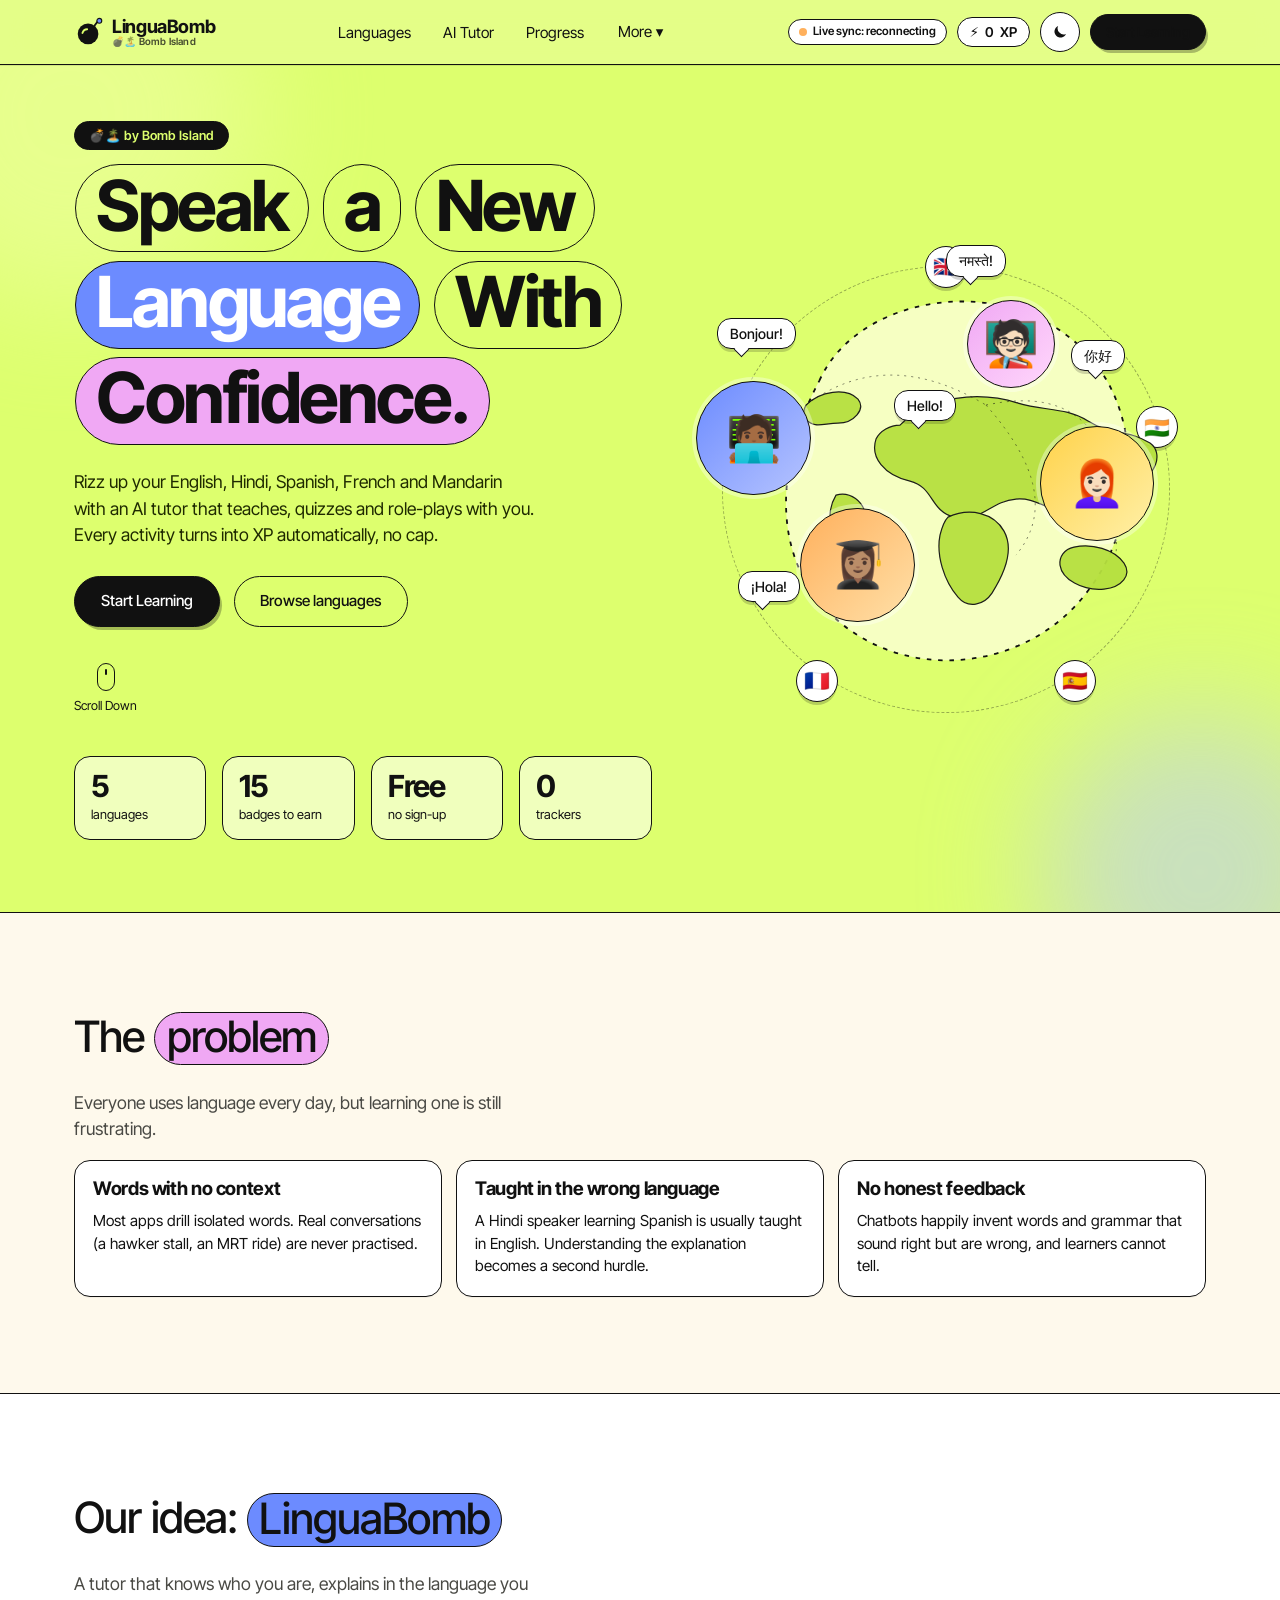
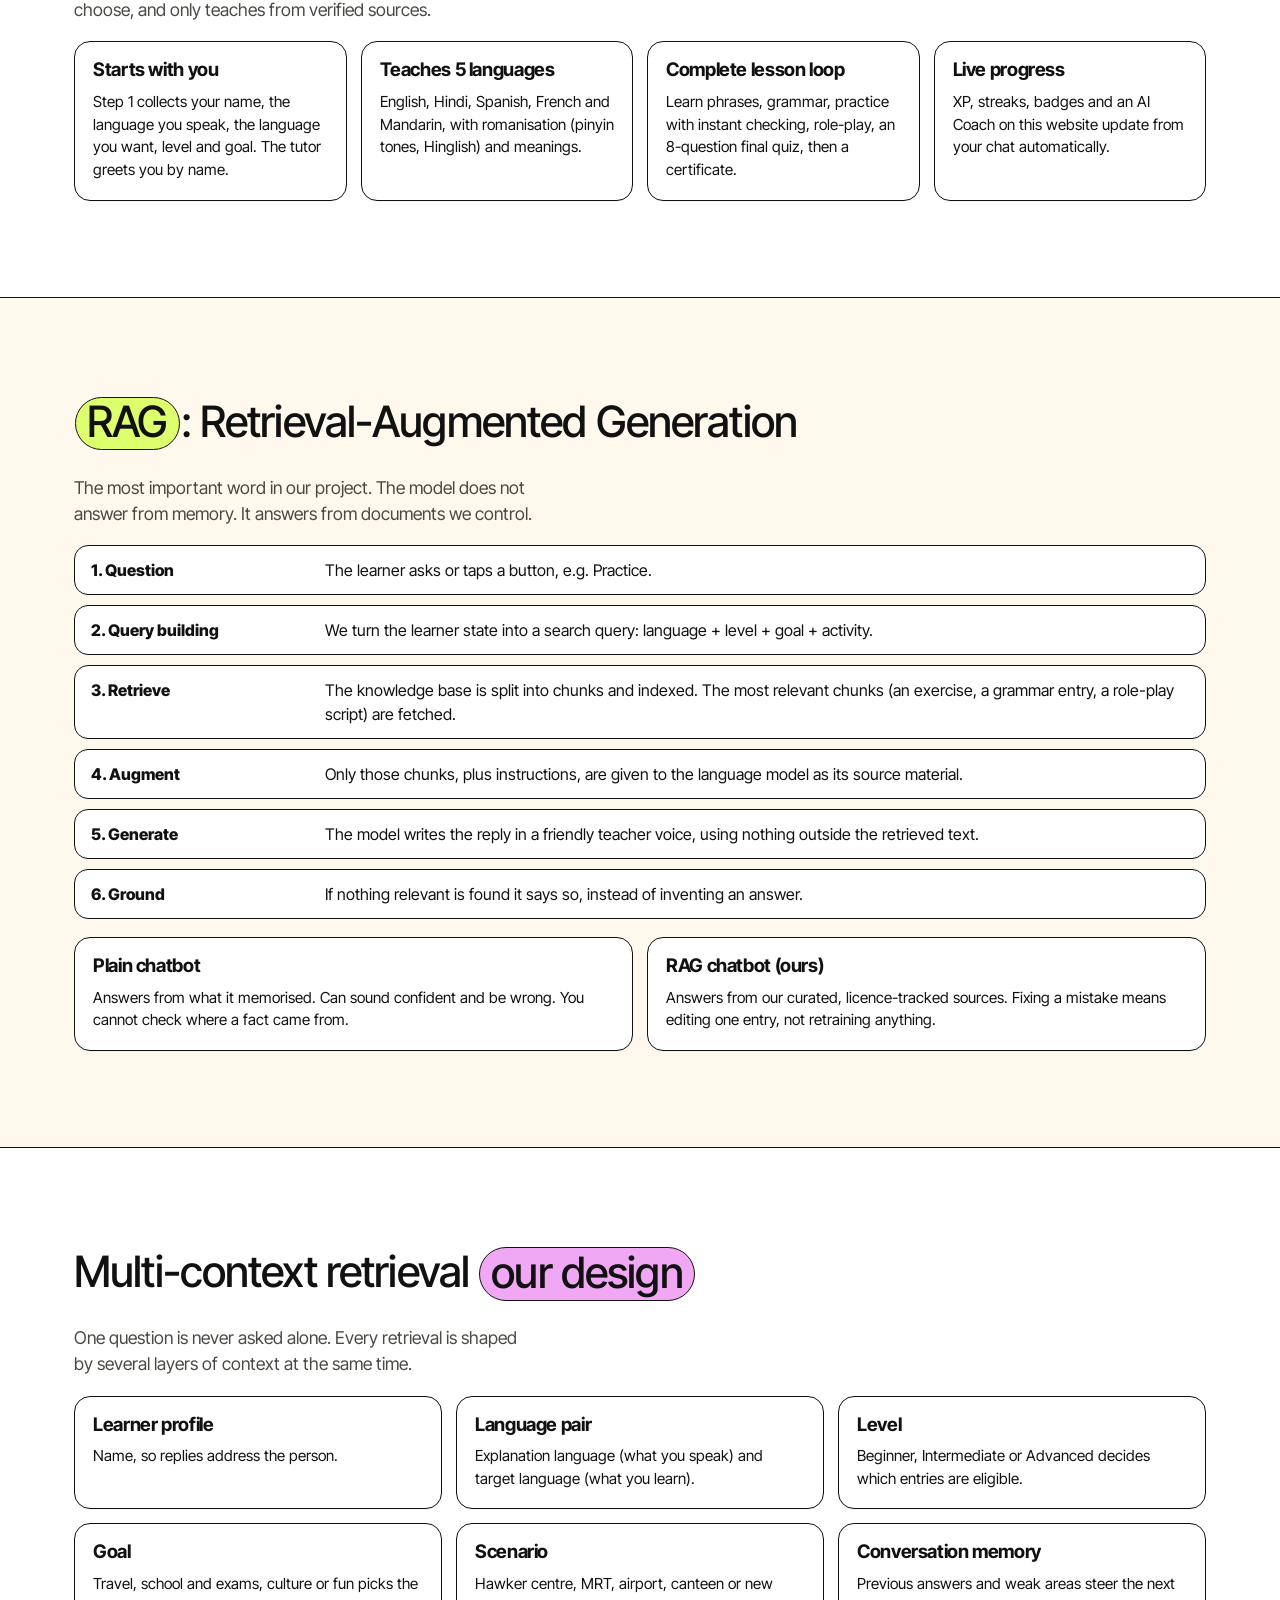
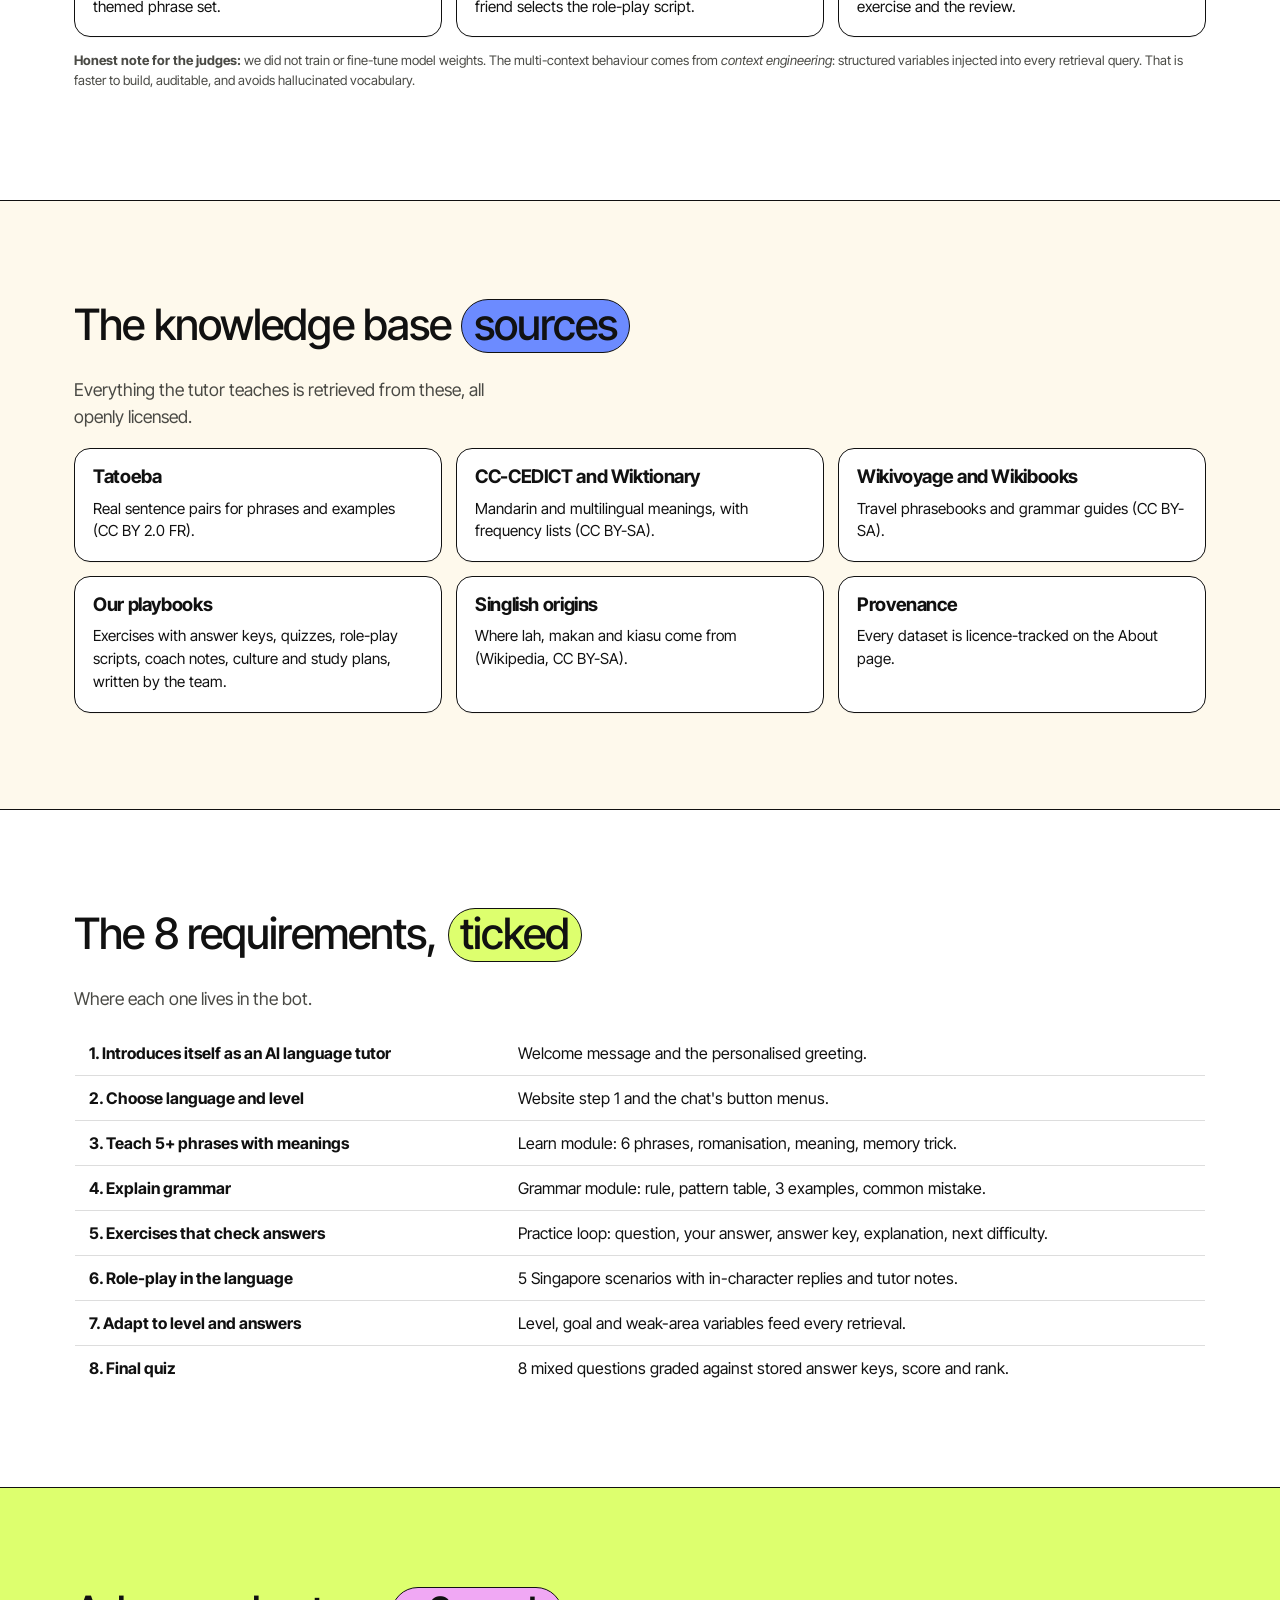
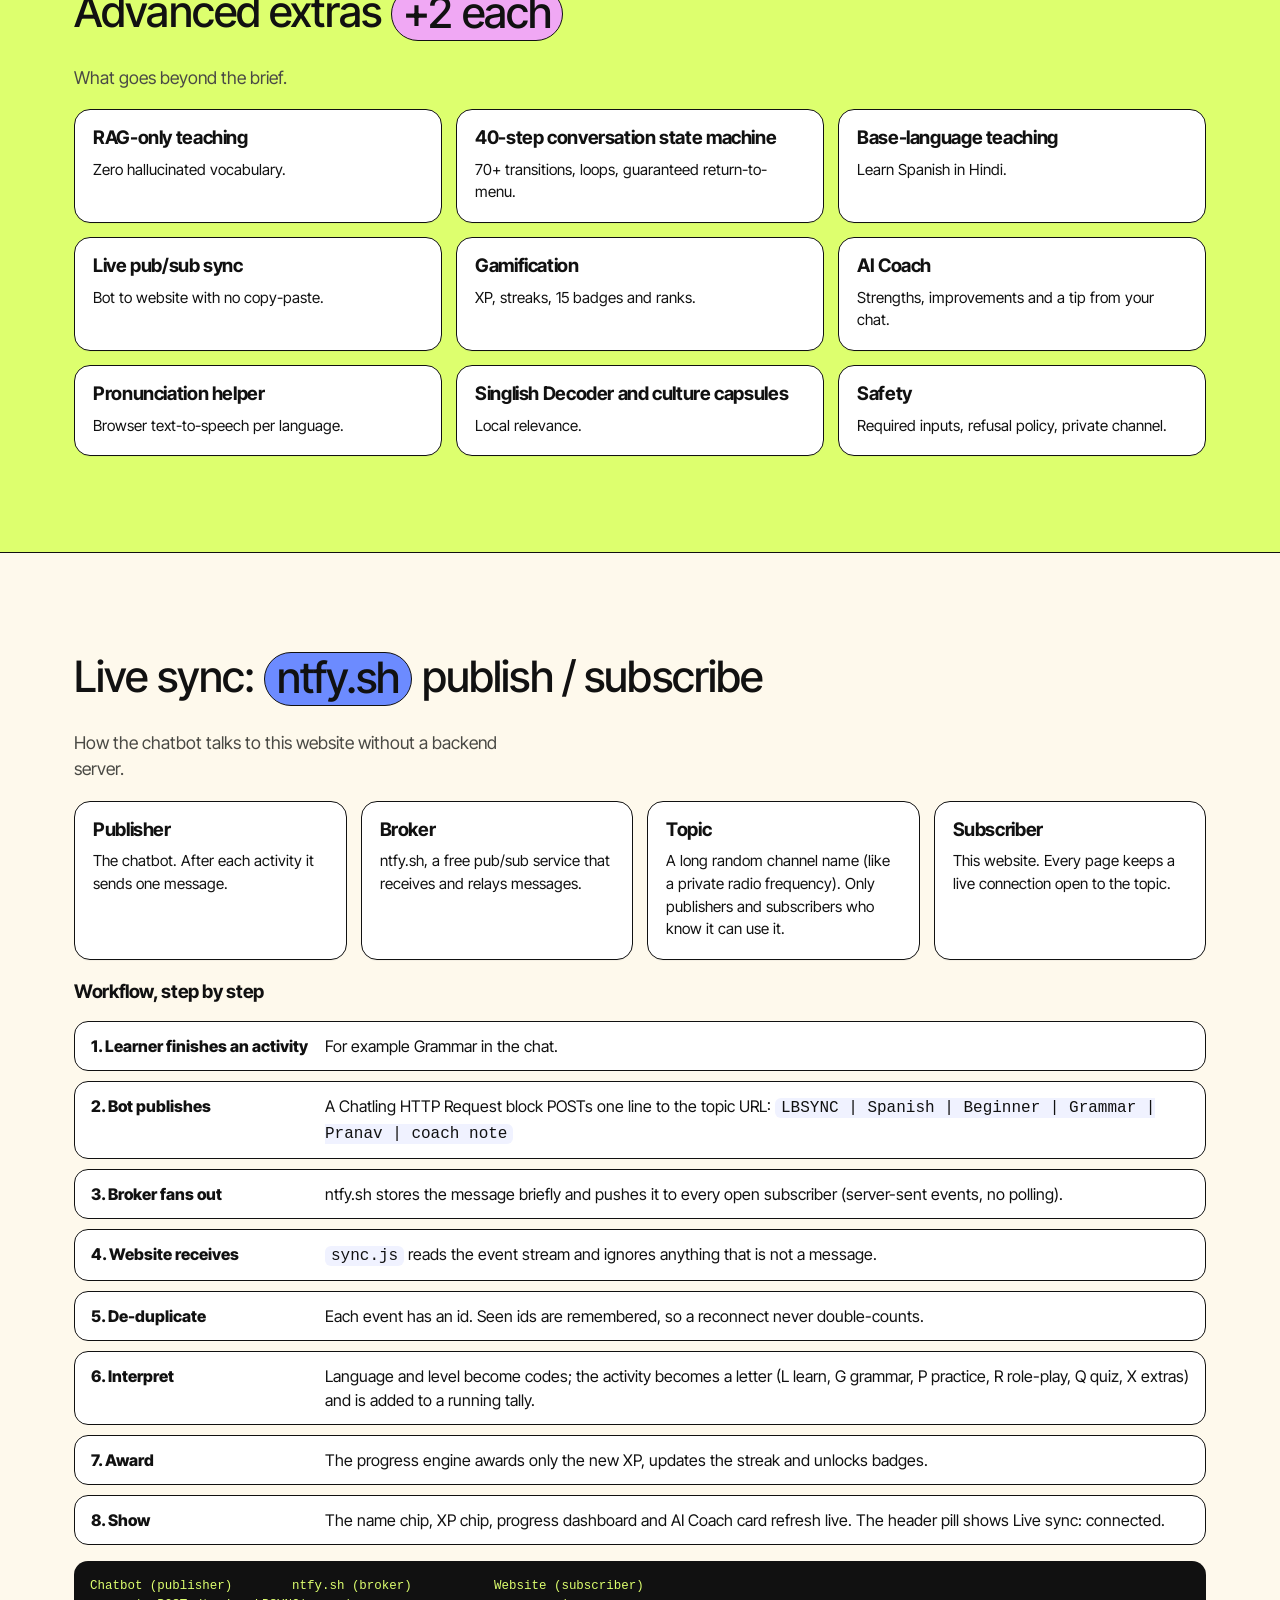
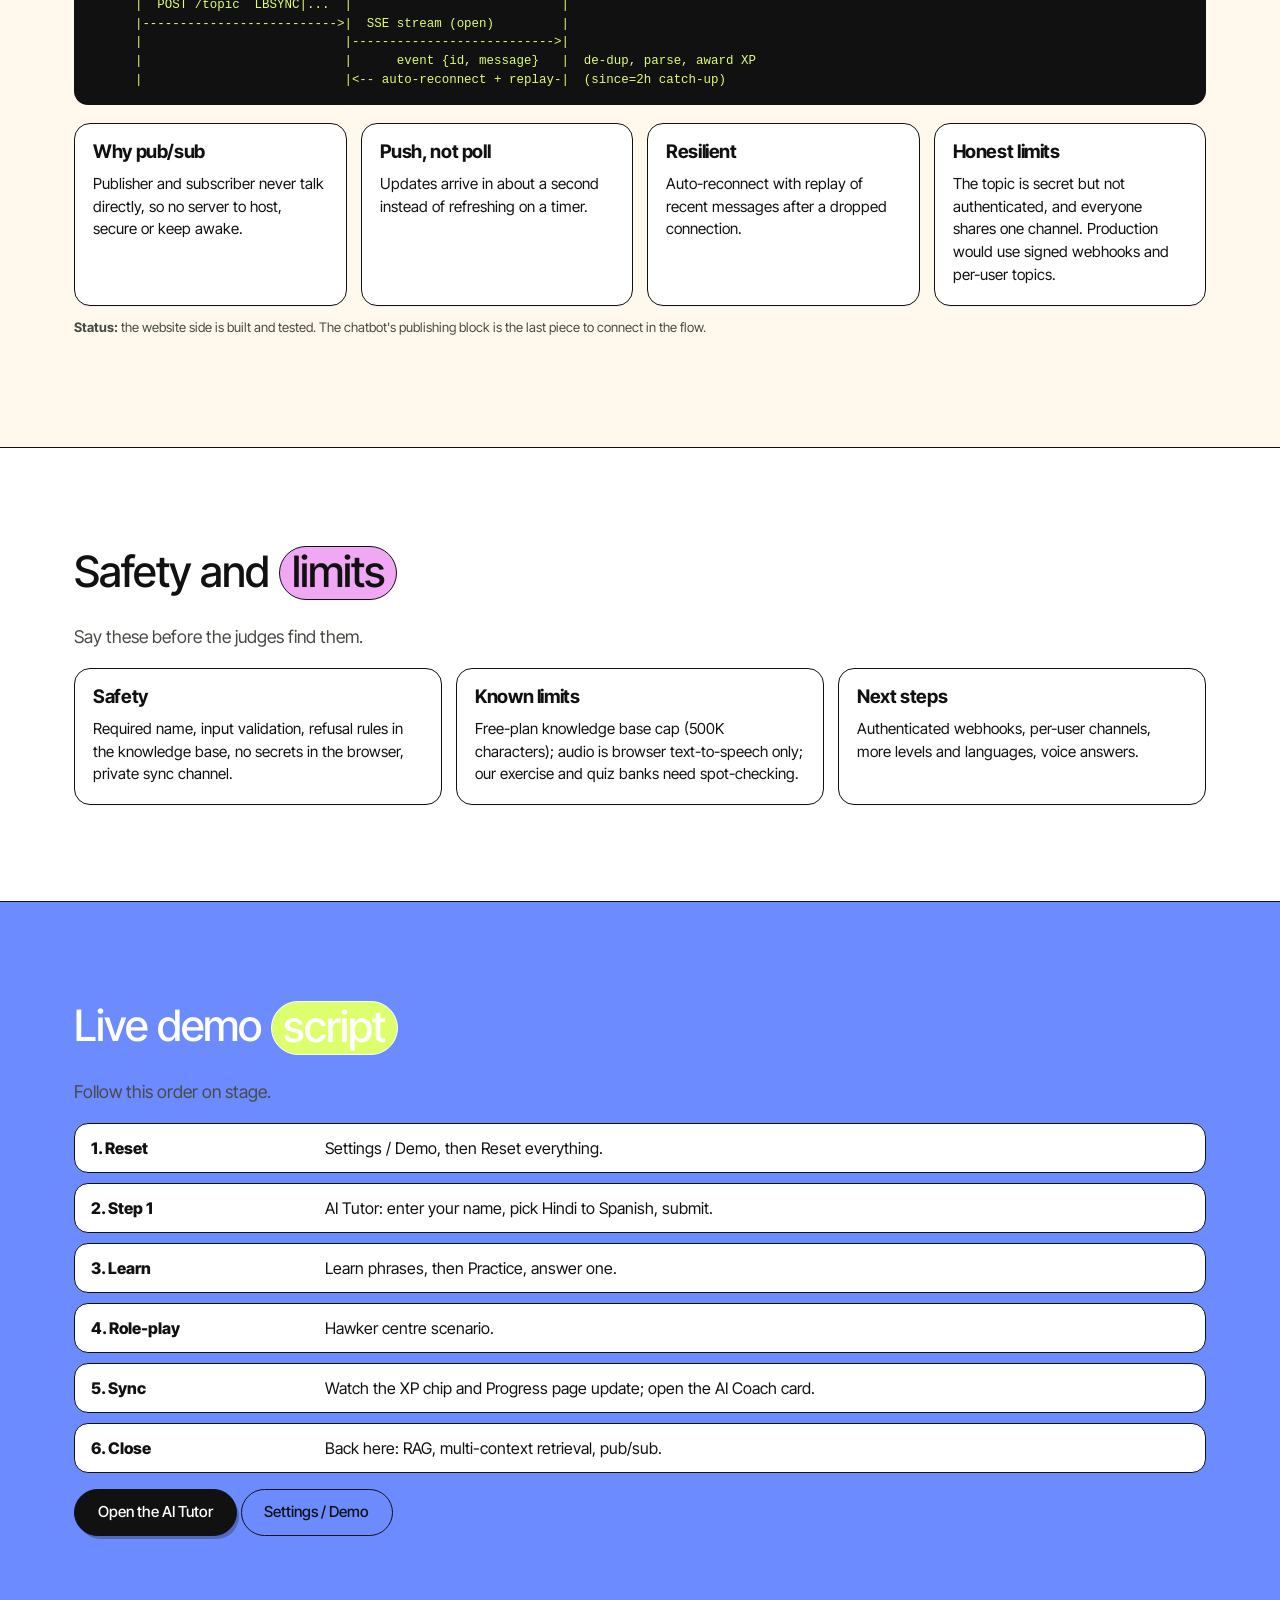
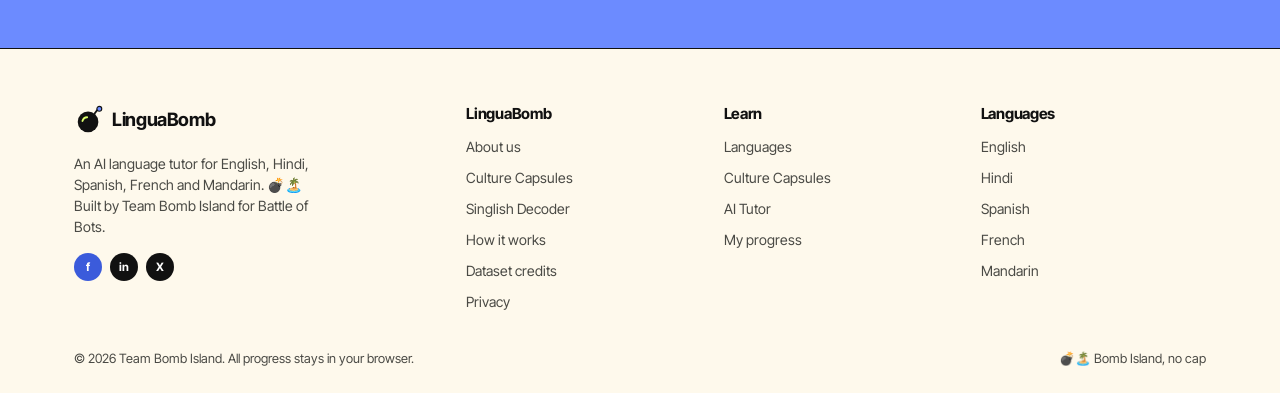
<file: index.html>
<!doctype html>
<html lang="en">
<head>
<meta charset="utf-8">
<meta name="viewport" content="width=device-width, initial-scale=1">
<title>LinguaBomb - Speak a new language with confidence</title>
<meta name="description" content="LinguaBomb is an AI language tutor for English, Hindi, Spanish, French and Mandarin with quizzes, role-play and XP that you earn by chatting.">
<meta property="og:type" content="website">
<meta property="og:site_name" content="LinguaBomb">
<meta property="og:title" content="LinguaBomb - Speak a new language with confidence">
<meta property="og:description" content="LinguaBomb is an AI language tutor for English, Hindi, Spanish, French and Mandarin with quizzes, role-play and XP that you earn by chatting.">
<meta name="twitter:card" content="summary">
<meta name="theme-color" content="#ddff6e">
<script>try{var t=localStorage.getItem('lingua.theme');if(t)document.documentElement.setAttribute('data-theme',t);else if(matchMedia('(prefers-color-scheme: dark)').matches)document.documentElement.setAttribute('data-theme','dark')}catch(e){}</script>
<link rel="preconnect" href="https://fonts.googleapis.com">
<link rel="preconnect" href="https://fonts.gstatic.com" crossorigin>
<link href="https://fonts.googleapis.com/css2?family=Inter+Tight:wght@400;500;600;700&display=swap" rel="stylesheet">
<link rel="stylesheet" href="css/style.css">
<link rel="stylesheet" href="css/upgrade.css?v=1791013877">
<link rel="icon" href="data:image/svg+xml,%3Csvg xmlns='http://www.w3.org/2000/svg' viewBox='0 0 32 32'%3E%3Ccircle cx='15' cy='18' r='11' fill='%23111'/%3E%3Ccircle cx='27' cy='4' r='3' fill='%236c8bff'/%3E%3C/svg%3E">
</head>
<body data-page="home">
<div id="site-header"></div>

<main id="main">
  <!-- HERO -->
  <section class="hero" aria-labelledby="hero-title">
    <div class="wrap hero-grid">
      <div>
        <p class="by-badge"><span class="tag">💣🏝️ by Bomb Island</span></p>
        <h1 class="display" id="hero-title">
          <span class="row"><span class="pill">Speak</span> <span class="pill">a</span> <span class="pill">New</span></span>
          <span class="row"><span class="pill blue">Language</span> <span class="pill">With</span></span>
          <span class="row"><span class="pill pink">Confidence.</span></span>
        </h1>
        <p class="lead">Rizz up your English, Hindi, Spanish, French and Mandarin with an AI tutor that teaches, quizzes and role-plays with you. Every activity turns into XP automatically, no cap.</p>
        <div class="hero-actions">
          <a class="btn" href="tutor.html">Start Learning</a>
          <a class="btn btn-ghost" href="languages.html">Browse languages</a>
        </div>
        <div class="scroll-hint" aria-hidden="true"><span class="mouse"></span>Scroll Down</div>
        <div class="stat-strip" aria-label="Site highlights"><div><b>5</b><span>languages</span></div><div><b>15</b><span>badges to earn</span></div><div><b>Free</b><span>no sign-up</span></div><div><b>0</b><span>trackers</span></div></div>
      </div>

      <div class="map-scene" role="img" aria-label="A world map with learners from different countries saying hello in several languages">
        <svg class="blob" viewBox="0 0 200 200" aria-hidden="true" focusable="false" style="position:absolute;inset:0;width:100%;height:100%"><path d="M44 56C60 20 120 8 156 38c34 28 30 82 6 112-26 34-78 40-110 12C20 134 26 90 44 56z" fill="#f6ffc2" stroke="#111" stroke-width=".8" stroke-dasharray="2 3"/></svg>
        <div class="orbit" aria-hidden="true"><span class="chip-flag">🇬🇧</span><span class="chip-flag">🇮🇳</span><span class="chip-flag">🇪🇸</span><span class="chip-flag">🇫🇷</span><span class="chip-flag">🇨🇳</span></div>
        <svg class="map" viewBox="0 0 520 450" aria-hidden="true" focusable="false">
          <g fill="#b6e03f" stroke="#111" stroke-width="1.2" stroke-linejoin="round" opacity=".95">
            <path d="M214 170c30-30 80-34 118-22 26 8 48 4 70 18 22 14 40 8 62 22 14 10 6 34-16 40-26 6-34 26-62 28-24 2-34-14-56-12-26 2-34 24-62 18-24-6-20-30-44-36-26-6-40-24-34-42 4-8 14-14 24-14z"/>
            <path d="M262 262c22-10 46-4 56 14 10 18 2 40-12 62-8 12-24 16-34 4-14-16-22-42-18-62 2-8 4-14 8-18z"/>
            <path d="M150 240c14-4 28 6 30 22 2 16-8 32-22 28-12-4-20-30-8-50z"/>
            <path d="M388 292c18-4 40 2 50 16 8 12-2 24-20 26-22 2-42-10-44-24-1-8 4-16 14-18z"/>
            <path d="M120 150c14-14 40-18 52-6 8 10-4 24-20 24-14 0-24 6-32-4-4-6-2-10 0-14z"/>
          </g>
          <g fill="none" stroke="#111" stroke-width="1" stroke-dasharray="2 5" opacity=".55">
            <path d="M120 150Q200 90 300 150"/><path d="M300 150Q380 240 330 300"/><path d="M300 150Q440 120 430 300"/>
          </g>
        </svg>
        <div class="bubble" style="left:6%;top:14%;animation-delay:.2s">Bonjour!</div>
        <div class="bubble b2" style="left:50%;top:-2%;animation-delay:1s" lang="hi">नमस्ते!</div>
        <div class="bubble b3" style="left:40%;top:30%;animation-delay:.6s" lang="en">Hello!</div>
        <div class="bubble b4" style="left:10%;top:70%;animation-delay:.9s" lang="es">&iexcl;Hola!</div>
        <div class="bubble b2" style="left:74%;top:19%;animation-delay:1.4s" lang="zh">你好</div>
        <div class="av" style="left:2%;top:28%;background:linear-gradient(135deg,#6c8bff,#b6c4ff);animation-delay:.3s" aria-hidden="true">🧑🏾‍💻</div>
        <div class="av sm" style="left:54%;top:10%;background:linear-gradient(135deg,#f0a8f4,#ffd7fb);animation-delay:1.1s" aria-hidden="true">🧑🏻‍🏫</div>
        <div class="av" style="left:22%;top:56%;background:linear-gradient(135deg,#ffb05c,#ffe0a8);animation-delay:.8s" aria-hidden="true">👩🏽‍🎓</div>
        <div class="av" style="left:68%;top:38%;background:linear-gradient(135deg,#ffd24a,#fff0a8);animation-delay:1.6s" aria-hidden="true">👩🏻‍🦰</div>
      </div>
    </div>
  </section>

  <section class="section band-cream" id="problem" aria-labelledby="problem-t"><div class="wrap">
    <h2 class="h2" id="problem-t">The <span class="pill pink">problem</span></h2>
    <p class="lead">Everyone uses language every day, but learning one is still frustrating.</p>
    <div class="pgrid" style="--cols:3"><div class="card pc"><h3 class="h3">Words with no context</h3><p>Most apps drill isolated words. Real conversations (a hawker stall, an MRT ride) are never practised.</p></div><div class="card pc"><h3 class="h3">Taught in the wrong language</h3><p>A Hindi speaker learning Spanish is usually taught in English. Understanding the explanation becomes a second hurdle.</p></div><div class="card pc"><h3 class="h3">No honest feedback</h3><p>Chatbots happily invent words and grammar that sound right but are wrong, and learners cannot tell.</p></div></div>
  </div></section>

  <section class="section band-white" id="idea" aria-labelledby="idea-t"><div class="wrap">
    <h2 class="h2" id="idea-t">Our idea: <span class="pill blue">LinguaBomb</span></h2>
    <p class="lead">A tutor that knows who you are, explains in the language you choose, and only teaches from verified sources.</p>
    <div class="pgrid" style="--cols:4"><div class="card pc"><h3 class="h3">Starts with you</h3><p>Step 1 collects your name, the language you speak, the language you want, level and goal. The tutor greets you by name.</p></div><div class="card pc"><h3 class="h3">Teaches 5 languages</h3><p>English, Hindi, Spanish, French and Mandarin, with romanisation (pinyin tones, Hinglish) and meanings.</p></div><div class="card pc"><h3 class="h3">Complete lesson loop</h3><p>Learn phrases, grammar, practice with instant checking, role-play, an 8-question final quiz, then a certificate.</p></div><div class="card pc"><h3 class="h3">Live progress</h3><p>XP, streaks, badges and an AI Coach on this website update from your chat automatically.</p></div></div>
  </div></section>

  <section class="section band-cream" id="rag" aria-labelledby="rag-t"><div class="wrap">
    <h2 class="h2" id="rag-t"><span class="pill lime">RAG</span>: Retrieval-Augmented Generation</h2>
    <p class="lead">The most important word in our project. The model does not answer from memory. It answers from documents we control.</p>
    <ol class="pflow"><li><b>1. Question</b><span>The learner asks or taps a button, e.g. Practice.</span></li><li><b>2. Query building</b><span>We turn the learner state into a search query: language + level + goal + activity.</span></li><li><b>3. Retrieve</b><span>The knowledge base is split into chunks and indexed. The most relevant chunks (an exercise, a grammar entry, a role-play script) are fetched.</span></li><li><b>4. Augment</b><span>Only those chunks, plus instructions, are given to the language model as its source material.</span></li><li><b>5. Generate</b><span>The model writes the reply in a friendly teacher voice, using nothing outside the retrieved text.</span></li><li><b>6. Ground</b><span>If nothing relevant is found it says so, instead of inventing an answer.</span></li></ol><div class="pgrid" style="--cols:2;margin-top:18px"><div class="card pc"><h3 class="h3">Plain chatbot</h3><p>Answers from what it memorised. Can sound confident and be wrong. You cannot check where a fact came from.</p></div><div class="card pc"><h3 class="h3">RAG chatbot (ours)</h3><p>Answers from our curated, licence-tracked sources. Fixing a mistake means editing one entry, not retraining anything.</p></div></div>
  </div></section>

  <section class="section band-white" id="context" aria-labelledby="context-t"><div class="wrap">
    <h2 class="h2" id="context-t">Multi-context retrieval <span class="pill pink">our design</span></h2>
    <p class="lead">One question is never asked alone. Every retrieval is shaped by several layers of context at the same time.</p>
    <div class="pgrid" style="--cols:3"><div class="card pc"><h3 class="h3">Learner profile</h3><p>Name, so replies address the person.</p></div><div class="card pc"><h3 class="h3">Language pair</h3><p>Explanation language (what you speak) and target language (what you learn).</p></div><div class="card pc"><h3 class="h3">Level</h3><p>Beginner, Intermediate or Advanced decides which entries are eligible.</p></div><div class="card pc"><h3 class="h3">Goal</h3><p>Travel, school and exams, culture or fun picks the themed phrase set.</p></div><div class="card pc"><h3 class="h3">Scenario</h3><p>Hawker centre, MRT, airport, canteen or new friend selects the role-play script.</p></div><div class="card pc"><h3 class="h3">Conversation memory</h3><p>Previous answers and weak areas steer the next exercise and the review.</p></div></div><p class="note" style="margin-top:14px"><b>Honest note for the judges:</b> we did not train or fine-tune model weights. The multi-context behaviour comes from <i>context engineering</i>: structured variables injected into every retrieval query. That is faster to build, auditable, and avoids hallucinated vocabulary.</p>
  </div></section>

  <section class="section band-cream" id="kb" aria-labelledby="kb-t"><div class="wrap">
    <h2 class="h2" id="kb-t">The knowledge base <span class="pill blue">sources</span></h2>
    <p class="lead">Everything the tutor teaches is retrieved from these, all openly licensed.</p>
    <div class="pgrid" style="--cols:3"><div class="card pc"><h3 class="h3">Tatoeba</h3><p>Real sentence pairs for phrases and examples (CC BY 2.0 FR).</p></div><div class="card pc"><h3 class="h3">CC-CEDICT and Wiktionary</h3><p>Mandarin and multilingual meanings, with frequency lists (CC BY-SA).</p></div><div class="card pc"><h3 class="h3">Wikivoyage and Wikibooks</h3><p>Travel phrasebooks and grammar guides (CC BY-SA).</p></div><div class="card pc"><h3 class="h3">Our playbooks</h3><p>Exercises with answer keys, quizzes, role-play scripts, coach notes, culture and study plans, written by the team.</p></div><div class="card pc"><h3 class="h3">Singlish origins</h3><p>Where lah, makan and kiasu come from (Wikipedia, CC BY-SA).</p></div><div class="card pc"><h3 class="h3">Provenance</h3><p>Every dataset is licence-tracked on the About page.</p></div></div>
  </div></section>

  <section class="section band-white" id="reqs" aria-labelledby="reqs-t"><div class="wrap">
    <h2 class="h2" id="reqs-t">The 8 requirements, <span class="pill lime">ticked</span></h2>
    <p class="lead">Where each one lives in the bot.</p>
    <div class="ptable"><table><tbody><tr><th scope='row'>1. Introduces itself as an AI language tutor</th><td>Welcome message and the personalised greeting.</td></tr><tr><th scope='row'>2. Choose language and level</th><td>Website step 1 and the chat's button menus.</td></tr><tr><th scope='row'>3. Teach 5+ phrases with meanings</th><td>Learn module: 6 phrases, romanisation, meaning, memory trick.</td></tr><tr><th scope='row'>4. Explain grammar</th><td>Grammar module: rule, pattern table, 3 examples, common mistake.</td></tr><tr><th scope='row'>5. Exercises that check answers</th><td>Practice loop: question, your answer, answer key, explanation, next difficulty.</td></tr><tr><th scope='row'>6. Role-play in the language</th><td>5 Singapore scenarios with in-character replies and tutor notes.</td></tr><tr><th scope='row'>7. Adapt to level and answers</th><td>Level, goal and weak-area variables feed every retrieval.</td></tr><tr><th scope='row'>8. Final quiz</th><td>8 mixed questions graded against stored answer keys, score and rank.</td></tr></tbody></table></div>
  </div></section>

  <section class="section band-lime" id="adv" aria-labelledby="adv-t"><div class="wrap">
    <h2 class="h2" id="adv-t">Advanced extras <span class="pill pink">+2 each</span></h2>
    <p class="lead">What goes beyond the brief.</p>
    <div class="pgrid" style="--cols:3"><div class="card pc"><h3 class="h3">RAG-only teaching</h3><p>Zero hallucinated vocabulary.</p></div><div class="card pc"><h3 class="h3">40-step conversation state machine</h3><p>70+ transitions, loops, guaranteed return-to-menu.</p></div><div class="card pc"><h3 class="h3">Base-language teaching</h3><p>Learn Spanish in Hindi.</p></div><div class="card pc"><h3 class="h3">Live pub/sub sync</h3><p>Bot to website with no copy-paste.</p></div><div class="card pc"><h3 class="h3">Gamification</h3><p>XP, streaks, 15 badges and ranks.</p></div><div class="card pc"><h3 class="h3">AI Coach</h3><p>Strengths, improvements and a tip from your chat.</p></div><div class="card pc"><h3 class="h3">Pronunciation helper</h3><p>Browser text-to-speech per language.</p></div><div class="card pc"><h3 class="h3">Singlish Decoder and culture capsules</h3><p>Local relevance.</p></div><div class="card pc"><h3 class="h3">Safety</h3><p>Required inputs, refusal policy, private channel.</p></div></div>
  </div></section>

  <section class="section band-cream" id="sync" aria-labelledby="sync-t"><div class="wrap">
    <h2 class="h2" id="sync-t">Live sync: <span class="pill blue">ntfy.sh</span> publish / subscribe</h2>
    <p class="lead">How the chatbot talks to this website without a backend server.</p>
    <div class="pgrid" style="--cols:4"><div class="card pc"><h3 class="h3">Publisher</h3><p>The chatbot. After each activity it sends one message.</p></div><div class="card pc"><h3 class="h3">Broker</h3><p>ntfy.sh, a free pub/sub service that receives and relays messages.</p></div><div class="card pc"><h3 class="h3">Topic</h3><p>A long random channel name (like a private radio frequency). Only publishers and subscribers who know it can use it.</p></div><div class="card pc"><h3 class="h3">Subscriber</h3><p>This website. Every page keeps a live connection open to the topic.</p></div></div><h3 class="h3" style="margin-top:22px">Workflow, step by step</h3><ol class="pflow"><li><b>1. Learner finishes an activity</b><span>For example Grammar in the chat.</span></li><li><b>2. Bot publishes</b><span>A Chatling HTTP Request block POSTs one line to the topic URL: <code>LBSYNC | Spanish | Beginner | Grammar | Pranav | coach note</code></span></li><li><b>3. Broker fans out</b><span>ntfy.sh stores the message briefly and pushes it to every open subscriber (server-sent events, no polling).</span></li><li><b>4. Website receives</b><span><code>sync.js</code> reads the event stream and ignores anything that is not a message.</span></li><li><b>5. De-duplicate</b><span>Each event has an id. Seen ids are remembered, so a reconnect never double-counts.</span></li><li><b>6. Interpret</b><span>Language and level become codes; the activity becomes a letter (L learn, G grammar, P practice, R role-play, Q quiz, X extras) and is added to a running tally.</span></li><li><b>7. Award</b><span>The progress engine awards only the new XP, updates the streak and unlocks badges.</span></li><li><b>8. Show</b><span>The name chip, XP chip, progress dashboard and AI Coach card refresh live. The header pill shows Live sync: connected.</span></li></ol><pre class="pseq">Chatbot (publisher)        ntfy.sh (broker)           Website (subscriber)
      |  POST /topic  LBSYNC|...  |                            |
      |-------------------------->|  SSE stream (open)         |
      |                           |--------------------------->|
      |                           |      event {id, message}   |  de-dup, parse, award XP
      |                           |<-- auto-reconnect + replay-|  (since=2h catch-up)</pre><div class="pgrid" style="--cols:4"><div class="card pc"><h3 class="h3">Why pub/sub</h3><p>Publisher and subscriber never talk directly, so no server to host, secure or keep awake.</p></div><div class="card pc"><h3 class="h3">Push, not poll</h3><p>Updates arrive in about a second instead of refreshing on a timer.</p></div><div class="card pc"><h3 class="h3">Resilient</h3><p>Auto-reconnect with replay of recent messages after a dropped connection.</p></div><div class="card pc"><h3 class="h3">Honest limits</h3><p>The topic is secret but not authenticated, and everyone shares one channel. Production would use signed webhooks and per-user topics.</p></div></div><p class="note" style="margin-top:12px"><b>Status:</b> the website side is built and tested. The chatbot's publishing block is the last piece to connect in the flow.</p>
  </div></section>

  <section class="section band-white" id="limits" aria-labelledby="limits-t"><div class="wrap">
    <h2 class="h2" id="limits-t">Safety and <span class="pill pink">limits</span></h2>
    <p class="lead">Say these before the judges find them.</p>
    <div class="pgrid" style="--cols:3"><div class="card pc"><h3 class="h3">Safety</h3><p>Required name, input validation, refusal rules in the knowledge base, no secrets in the browser, private sync channel.</p></div><div class="card pc"><h3 class="h3">Known limits</h3><p>Free-plan knowledge base cap (500K characters); audio is browser text-to-speech only; our exercise and quiz banks need spot-checking.</p></div><div class="card pc"><h3 class="h3">Next steps</h3><p>Authenticated webhooks, per-user channels, more levels and languages, voice answers.</p></div></div>
  </div></section>

  <section class="section band-blue" id="demo" aria-labelledby="demo-t"><div class="wrap">
    <h2 class="h2" id="demo-t">Live demo <span class="pill lime">script</span></h2>
    <p class="lead">Follow this order on stage.</p>
    <ol class="pflow"><li><b>1. Reset</b><span>Settings / Demo, then Reset everything.</span></li><li><b>2. Step 1</b><span>AI Tutor: enter your name, pick Hindi to Spanish, submit.</span></li><li><b>3. Learn</b><span>Learn phrases, then Practice, answer one.</span></li><li><b>4. Role-play</b><span>Hawker centre scenario.</span></li><li><b>5. Sync</b><span>Watch the XP chip and Progress page update; open the AI Coach card.</span></li><li><b>6. Close</b><span>Back here: RAG, multi-context retrieval, pub/sub.</span></li></ol><p style="margin-top:16px"><a class="btn" href="tutor.html">Open the AI Tutor</a> <a class="btn btn-ghost" style="border:1.5px solid var(--ink)" href="settings.html">Settings / Demo</a></p>
  </div></section>
</main>

<div id="site-footer"></div>
<script src="js/progress.js"></script>
<script src="js/speech.js"></script>
<script src="js/site.js?v=1791013877"></script>
</body>
</html>
</file>
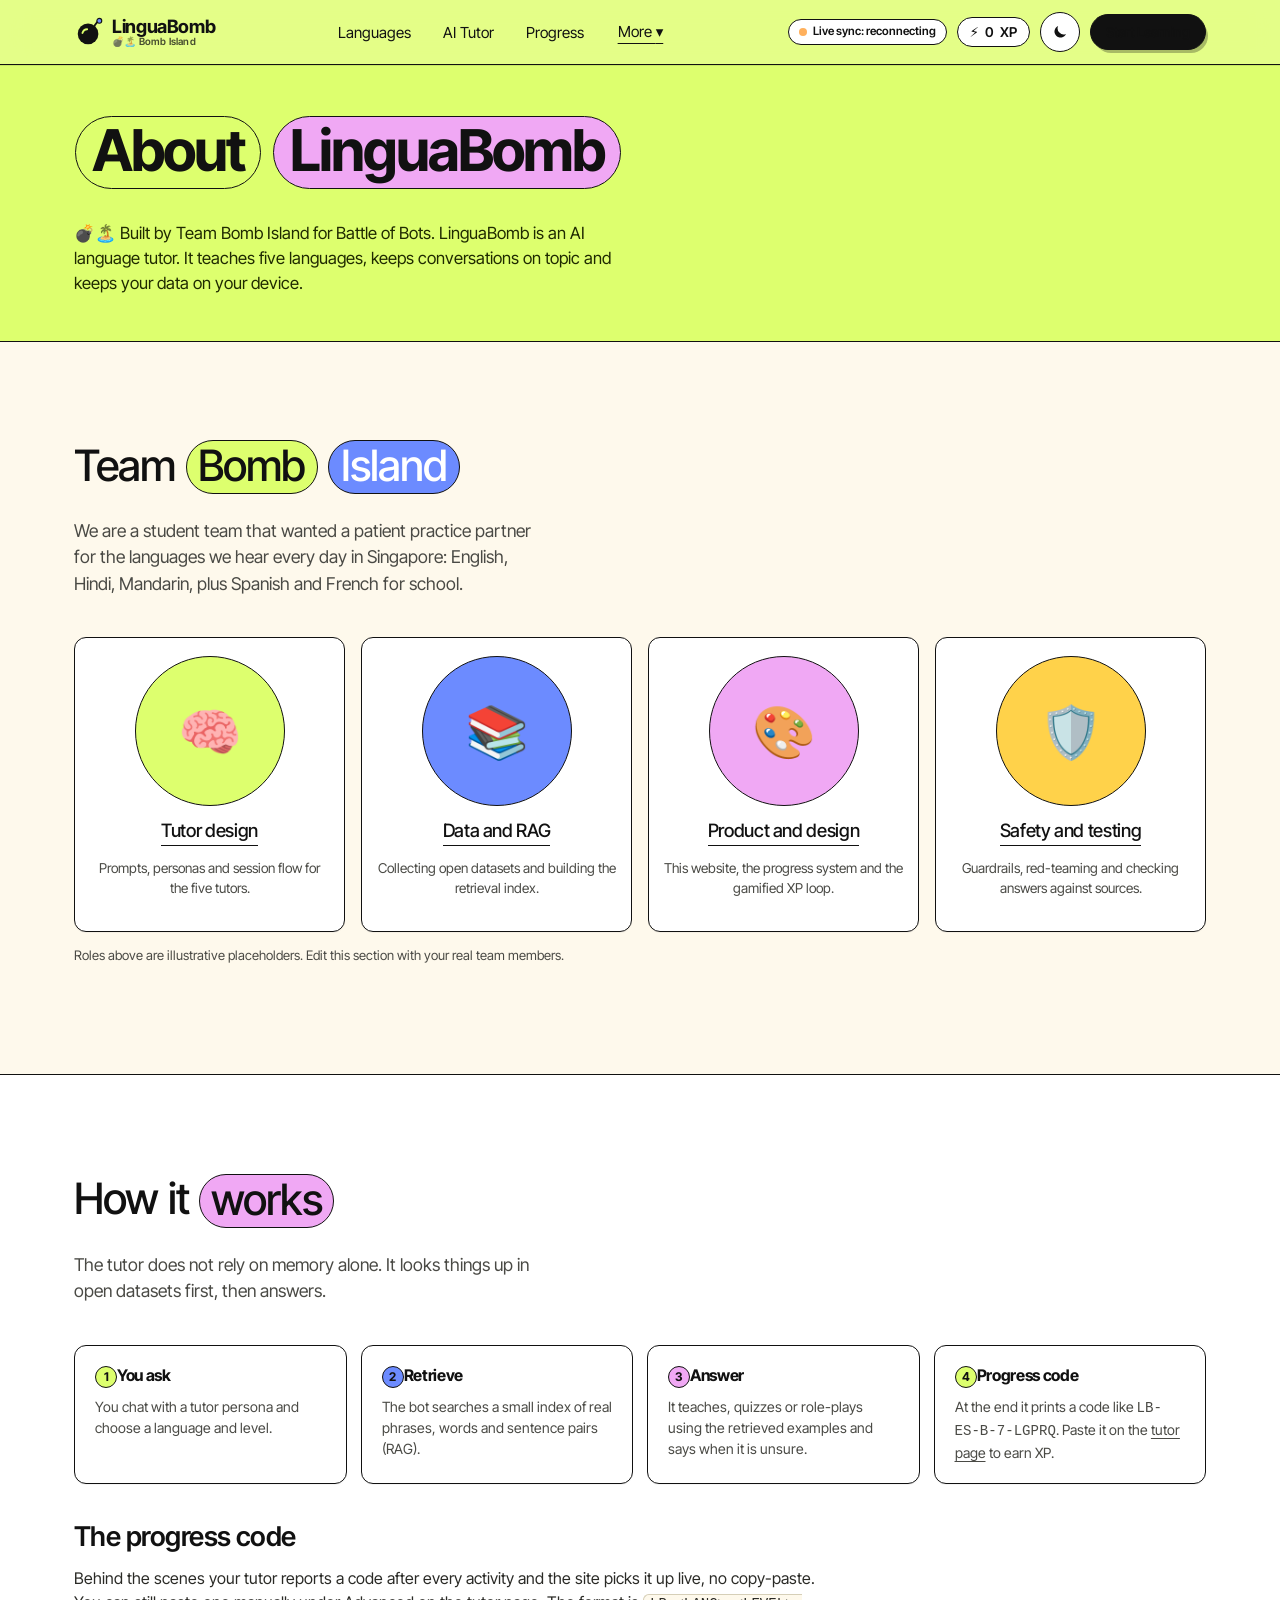
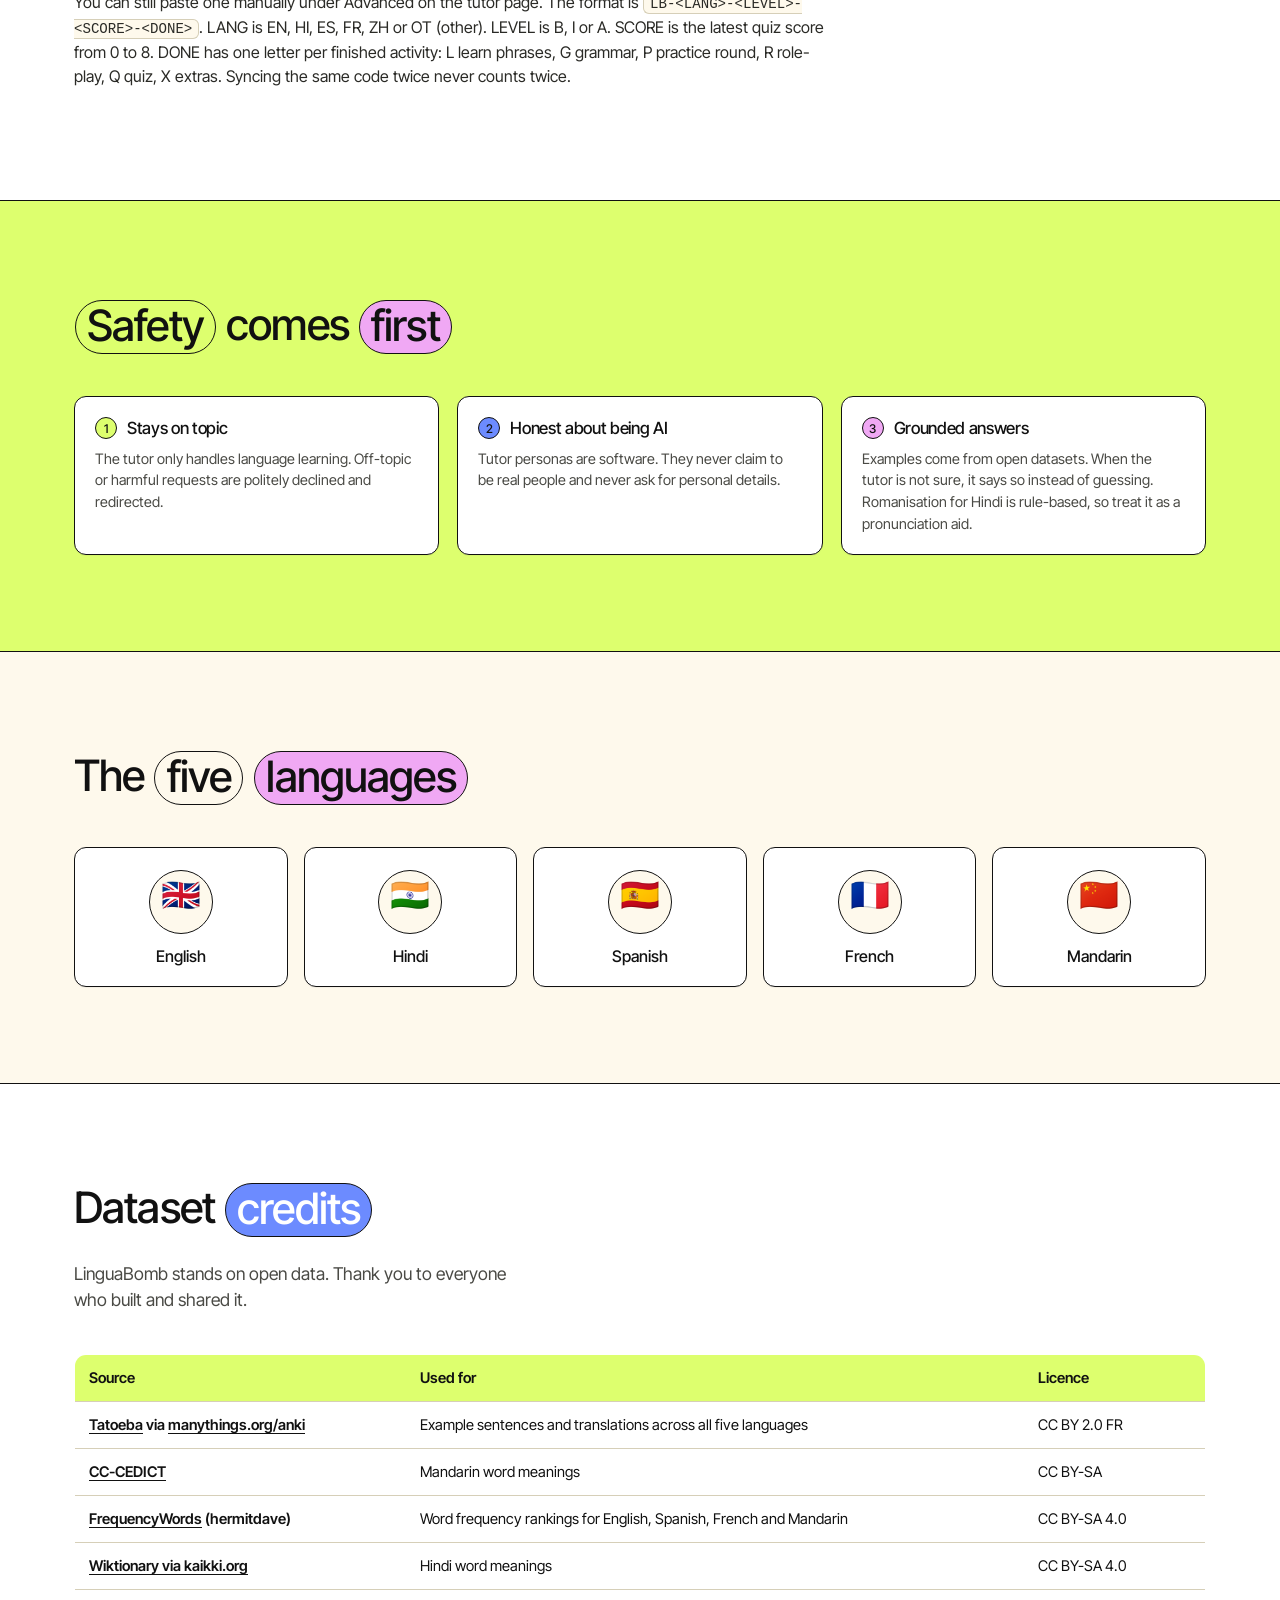
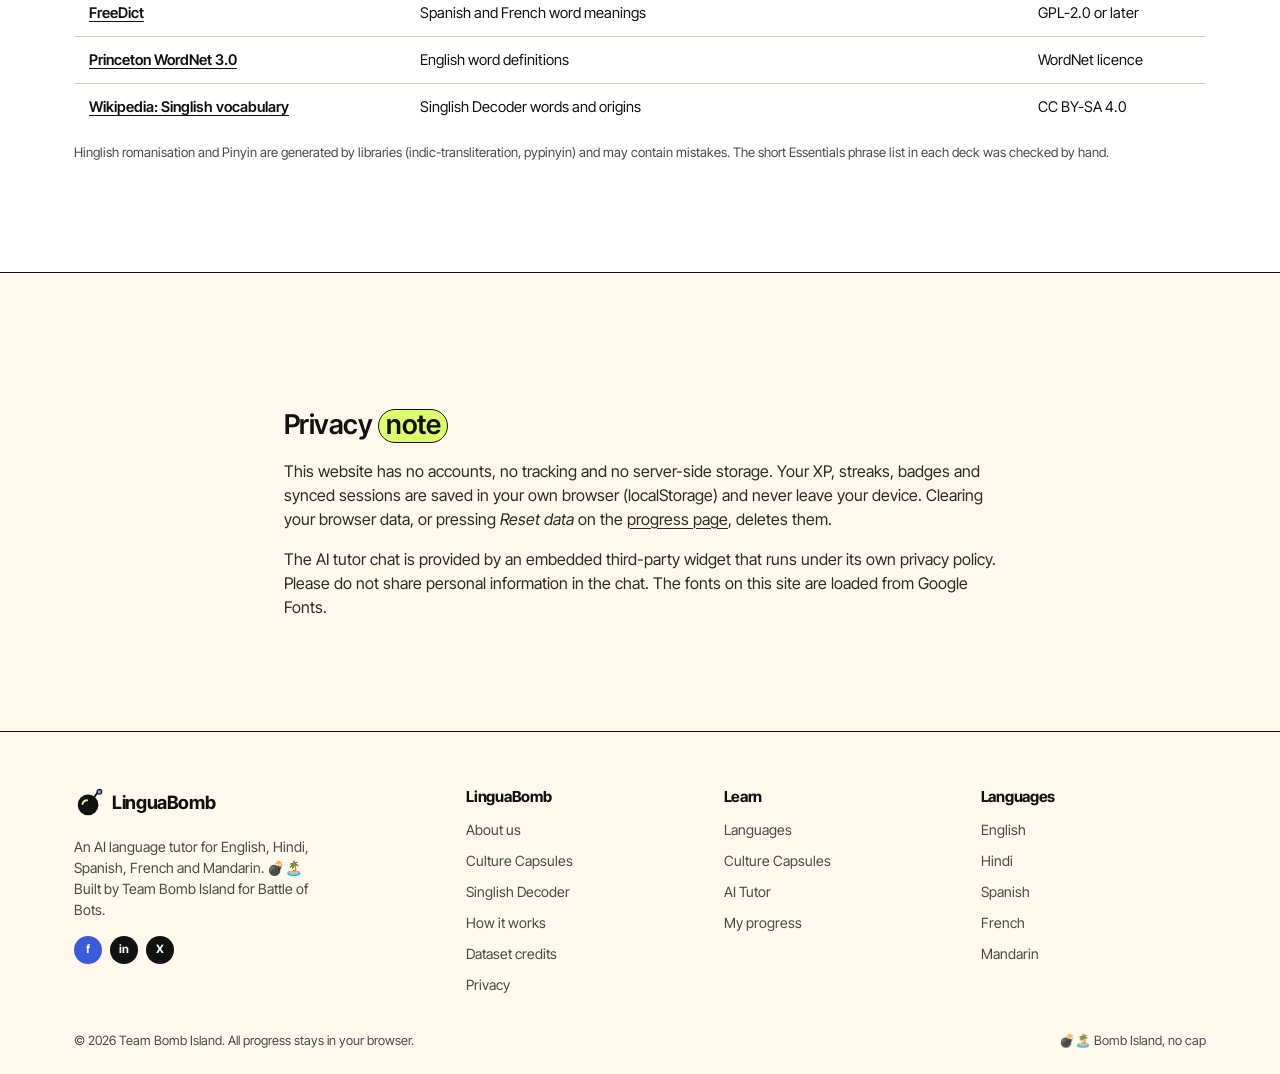
<file: about.html>
<!doctype html>
<html lang="en">
<head>
<meta charset="utf-8">
<meta name="viewport" content="width=device-width, initial-scale=1">
<title>About - LinguaBomb</title>
<meta name="description" content="About Team Bomb Island, how the LinguaBomb tutor works, dataset credits and privacy.">
<meta property="og:type" content="website">
<meta property="og:site_name" content="LinguaBomb">
<meta property="og:title" content="About - LinguaBomb">
<meta property="og:description" content="About Team Bomb Island, how the LinguaBomb tutor works, dataset credits and privacy.">
<meta name="twitter:card" content="summary">
<meta name="theme-color" content="#ddff6e">
<script>try{var t=localStorage.getItem('lingua.theme');if(t)document.documentElement.setAttribute('data-theme',t);else if(matchMedia('(prefers-color-scheme: dark)').matches)document.documentElement.setAttribute('data-theme','dark')}catch(e){}</script>
<link rel="preconnect" href="https://fonts.googleapis.com">
<link rel="preconnect" href="https://fonts.gstatic.com" crossorigin>
<link href="https://fonts.googleapis.com/css2?family=Inter+Tight:wght@400;500;600;700&display=swap" rel="stylesheet">
<link rel="stylesheet" href="css/style.css">
<link rel="stylesheet" href="css/upgrade.css?v=1791013877">
<link rel="icon" href="data:image/svg+xml,%3Csvg xmlns='http://www.w3.org/2000/svg' viewBox='0 0 32 32'%3E%3Ccircle cx='15' cy='18' r='11' fill='%23111'/%3E%3Ccircle cx='27' cy='4' r='3' fill='%236c8bff'/%3E%3C/svg%3E">
</head>
<body data-page="about">
<div id="site-header"></div>
<main id="main">
  <section class="page-head">
    <div class="wrap">
      <h1 class="display" style="font-size:clamp(2.2rem,5vw,3.6rem)"><span class="pill">About</span> <span class="pill pink">LinguaBomb</span></h1>
      <p>💣🏝️ Built by Team Bomb Island for Battle of Bots. LinguaBomb is an AI language tutor. It teaches five languages, keeps conversations on topic and keeps your data on your device.</p>
    </div>
  </section>

  <section class="section band-cream" style="border-top:0" id="team">
    <div class="wrap">
      <div class="section-head reveal"><h2 class="h2">Team <span class="pill lime">Bomb</span> <span class="pill blue" style="color:#fff">Island</span></h2>
        <p class="lead">We are a student team that wanted a patient practice partner for the languages we hear every day in Singapore: English, Hindi, Mandarin, plus Spanish and French for school.</p></div>
      <div class="team reveal">
        <article class="card tutor"><div class="photo" style="background:#ddff6e" aria-hidden="true">🧠</div><h3>Tutor design</h3><p>Prompts, personas and session flow for the five tutors.</p></article>
        <article class="card tutor"><div class="photo" style="background:#6c8bff" aria-hidden="true">📚</div><h3>Data and RAG</h3><p>Collecting open datasets and building the retrieval index.</p></article>
        <article class="card tutor"><div class="photo" style="background:#f0a8f4" aria-hidden="true">🎨</div><h3>Product and design</h3><p>This website, the progress system and the gamified XP loop.</p></article>
        <article class="card tutor"><div class="photo" style="background:#ffd24a" aria-hidden="true">🛡️</div><h3>Safety and testing</h3><p>Guardrails, red-teaming and checking answers against sources.</p></article>
      </div>
      <p class="note" style="margin-top:14px">Roles above are illustrative placeholders. Edit this section with your real team members.</p>
    </div>
  </section>

  <section class="section band-white" id="how">
    <div class="wrap">
      <div class="section-head reveal"><h2 class="h2">How it <span class="pill pink">works</span></h2>
        <p class="lead">The tutor does not rely on memory alone. It looks things up in open datasets first, then answers.</p></div>
      <div class="flowchart reveal">
        <article class="card"><h3><span class="num">1</span>You ask</h3><p>You chat with a tutor persona and choose a language and level.</p></article>
        <article class="card"><h3><span class="num b">2</span>Retrieve</h3><p>The bot searches a small index of real phrases, words and sentence pairs (RAG).</p></article>
        <article class="card"><h3><span class="num p">3</span>Answer</h3><p>It teaches, quizzes or role-plays using the retrieved examples and says when it is unsure.</p></article>
        <article class="card"><h3><span class="num">4</span>Progress code</h3><p>At the end it prints a code like <code>LB-ES-B-7-LGPRQ</code>. Paste it on the <a href="tutor.html">tutor page</a> to earn XP.</p></article>
      </div>
      <div class="prose" style="margin-top:36px">
        <h2>The progress code</h2>
        <p>Behind the scenes your tutor reports a code after every activity and the site picks it up live, no copy-paste. You can still paste one manually under Advanced on the tutor page. The format is <code>LB-&lt;LANG&gt;-&lt;LEVEL&gt;-&lt;SCORE&gt;-&lt;DONE&gt;</code>. LANG is EN, HI, ES, FR, ZH or OT (other). LEVEL is B, I or A. SCORE is the latest quiz score from 0 to 8. DONE has one letter per finished activity: L learn phrases, G grammar, P practice round, R role-play, Q quiz, X extras. Syncing the same code twice never counts twice.</p>
      </div>
    </div>
  </section>

  <section class="section band-lime" id="safety">
    <div class="wrap">
      <div class="section-head reveal"><h2 class="h2"><span class="pill">Safety</span> comes <span class="pill pink">first</span></h2></div>
      <div class="trio reveal">
        <article class="card"><h3><span class="num">1</span>Stays on topic</h3><p>The tutor only handles language learning. Off-topic or harmful requests are politely declined and redirected.</p></article>
        <article class="card"><h3><span class="num b">2</span>Honest about being AI</h3><p>Tutor personas are software. They never claim to be real people and never ask for personal details.</p></article>
        <article class="card"><h3><span class="num p">3</span>Grounded answers</h3><p>Examples come from open datasets. When the tutor is not sure, it says so instead of guessing. Romanisation for Hindi is rule-based, so treat it as a pronunciation aid.</p></article>
      </div>
    </div>
  </section>

  <section class="section band-cream" id="languages">
    <div class="wrap">
      <div class="section-head reveal"><h2 class="h2">The <span class="pill">five</span> <span class="pill pink">languages</span></h2></div>
      <div class="lang-grid reveal">
        <a class="card card-hover lang-card" href="languages.html#en"><span class="fl" aria-hidden="true">🇬🇧</span><strong>English</strong></a>
        <a class="card card-hover lang-card" href="languages.html#hi"><span class="fl" aria-hidden="true">🇮🇳</span><strong>Hindi</strong></a>
        <a class="card card-hover lang-card" href="languages.html#es"><span class="fl" aria-hidden="true">🇪🇸</span><strong>Spanish</strong></a>
        <a class="card card-hover lang-card" href="languages.html#fr"><span class="fl" aria-hidden="true">🇫🇷</span><strong>French</strong></a>
        <a class="card card-hover lang-card" href="languages.html#zh"><span class="fl" aria-hidden="true">🇨🇳</span><strong>Mandarin</strong></a>
      </div>
    </div>
  </section>

  <section class="section band-white" id="credits">
    <div class="wrap">
      <div class="section-head reveal"><h2 class="h2">Dataset <span class="pill blue" style="color:#fff">credits</span></h2>
        <p class="lead">LinguaBomb stands on open data. Thank you to everyone who built and shared it.</p></div>
      <div class="reveal" style="overflow-x:auto">
        <table class="credits">
          <thead><tr><th scope="col">Source</th><th scope="col">Used for</th><th scope="col">Licence</th></tr></thead>
          <tbody>
            <tr><th scope="row" style="background:none"><a href="https://tatoeba.org" rel="noopener">Tatoeba</a> via <a href="https://www.manythings.org/anki/" rel="noopener">manythings.org/anki</a></th><td>Example sentences and translations across all five languages</td><td>CC BY 2.0 FR</td></tr>
            <tr><th scope="row" style="background:none"><a href="https://cc-cedict.org/wiki/" rel="noopener">CC-CEDICT</a></th><td>Mandarin word meanings</td><td>CC BY-SA</td></tr>
            <tr><th scope="row" style="background:none"><a href="https://github.com/hermitdave/FrequencyWords" rel="noopener">FrequencyWords</a> (hermitdave)</th><td>Word frequency rankings for English, Spanish, French and Mandarin</td><td>CC BY-SA 4.0</td></tr>
            <tr><th scope="row" style="background:none"><a href="https://kaikki.org" rel="noopener">Wiktionary via kaikki.org</a></th><td>Hindi word meanings</td><td>CC BY-SA 4.0</td></tr>
            <tr><th scope="row" style="background:none"><a href="https://freedict.org" rel="noopener">FreeDict</a></th><td>Spanish and French word meanings</td><td>GPL-2.0 or later</td></tr>
            <tr><th scope="row" style="background:none"><a href="https://wordnet.princeton.edu" rel="noopener">Princeton WordNet 3.0</a></th><td>English word definitions</td><td>WordNet licence</td></tr>
            <tr><th scope="row" style="background:none"><a href="https://en.wikipedia.org/wiki/Singlish_vocabulary" rel="noopener">Wikipedia: Singlish vocabulary</a></th><td>Singlish Decoder words and origins</td><td>CC BY-SA 4.0</td></tr>
          </tbody>
        </table>
      </div>
      <p class="note" style="margin-top:12px">Hinglish romanisation and Pinyin are generated by libraries (indic-transliteration, pypinyin) and may contain mistakes. The short Essentials phrase list in each deck was checked by hand.</p>
    </div>
  </section>

  <section class="section band-cream" id="privacy">
    <div class="wrap prose">
      <h2 class="h2">Privacy <span class="pill lime">note</span></h2>
      <p>This website has no accounts, no tracking and no server-side storage. Your XP, streaks, badges and synced sessions are saved in your own browser (localStorage) and never leave your device. Clearing your browser data, or pressing <i>Reset data</i> on the <a href="progress.html">progress page</a>, deletes them.</p>
      <p>The AI tutor chat is provided by an embedded third-party widget that runs under its own privacy policy. Please do not share personal information in the chat. The fonts on this site are loaded from Google Fonts.</p>
    </div>
  </section>
</main>
<div id="site-footer"></div>
<script src="js/progress.js"></script>
<script src="js/speech.js"></script>
<script src="js/site.js?v=1791013877"></script>
</body>
</html>
</file>
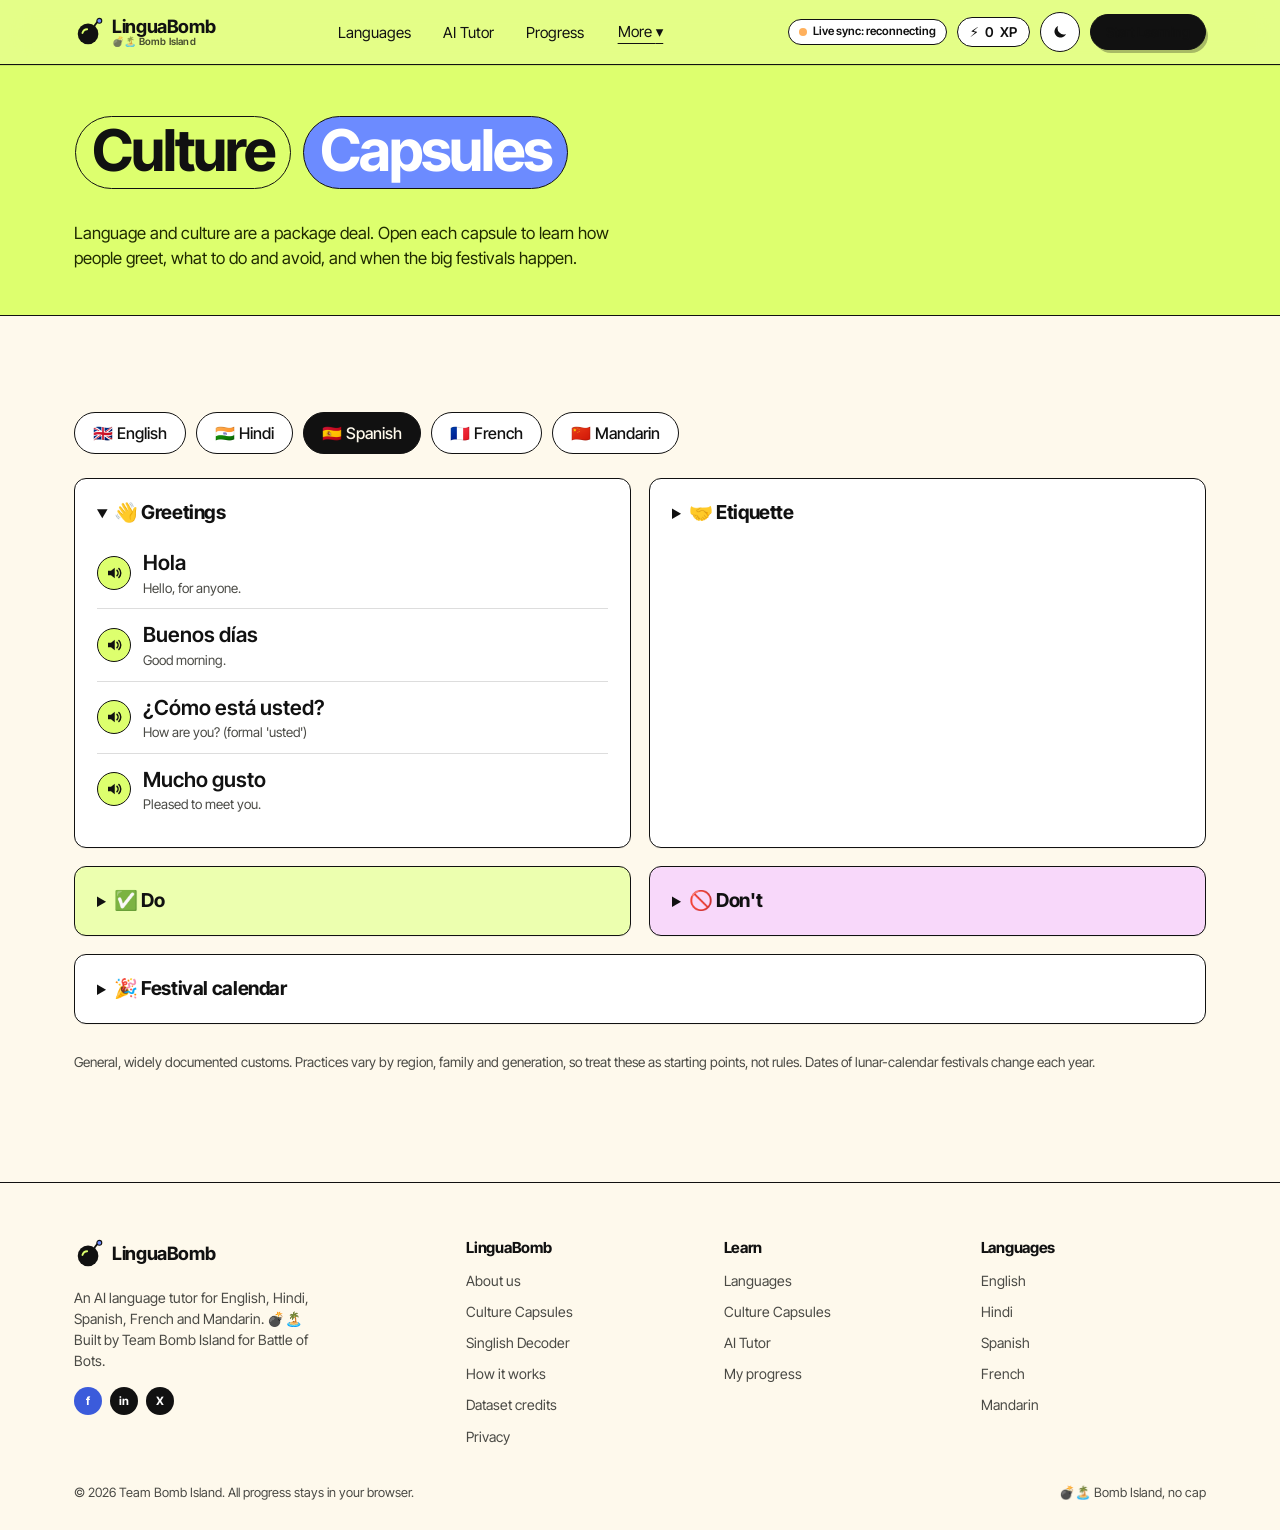
<file: culture.html>
<!doctype html>
<html lang="en">
<head>
<meta charset="utf-8">
<meta name="viewport" content="width=device-width, initial-scale=1">
<title>Culture Capsules - LinguaBomb</title>
<meta name="description" content="Greetings, etiquette, do and dont lists and festival calendars for English, Hindi, Spanish, French and Mandarin.">
<meta property="og:type" content="website">
<meta property="og:site_name" content="LinguaBomb">
<meta property="og:title" content="Culture Capsules - LinguaBomb">
<meta property="og:description" content="Greetings, etiquette, do and dont lists and festival calendars for English, Hindi, Spanish, French and Mandarin.">
<meta name="twitter:card" content="summary">
<meta name="theme-color" content="#ddff6e">
<script>try{var t=localStorage.getItem('lingua.theme');if(t)document.documentElement.setAttribute('data-theme',t);else if(matchMedia('(prefers-color-scheme: dark)').matches)document.documentElement.setAttribute('data-theme','dark')}catch(e){}</script>
<link rel="preconnect" href="https://fonts.googleapis.com">
<link rel="preconnect" href="https://fonts.gstatic.com" crossorigin>
<link href="https://fonts.googleapis.com/css2?family=Inter+Tight:wght@400;500;600;700&display=swap" rel="stylesheet">
<link rel="stylesheet" href="css/style.css">
<link rel="stylesheet" href="css/upgrade.css?v=1791013877">
<link rel="icon" href="data:image/svg+xml,%3Csvg xmlns='http://www.w3.org/2000/svg' viewBox='0 0 32 32'%3E%3Ccircle cx='15' cy='18' r='11' fill='%23111'/%3E%3Ccircle cx='27' cy='4' r='3' fill='%236c8bff'/%3E%3C/svg%3E">
</head>
<body data-page="culture">
<div id="site-header"></div>
<main id="main">
  <section class="page-head"><div class="wrap">
    <h1 class="display" style="font-size:clamp(2.2rem,5vw,3.6rem)"><span class="pill">Culture</span> <span class="pill blue">Capsules</span></h1>
    <p>Language and culture are a package deal. Open each capsule to learn how people greet, what to do and avoid, and when the big festivals happen.</p>
  </div></section>
  <section class="section band-cream" style="border-top:0"><div class="wrap">
    <div class="cap-tabs" id="cap-tabs" role="group" aria-label="Choose a language"></div>
    <div id="cap-body" aria-live="polite"><div class="skeleton block"></div></div>
    <p class="credit" id="cap-note"></p>
  </div></section>
</main>
<div id="site-footer"></div>
<script src="js/progress.js"></script>
<script src="js/speech.js"></script>
<script src="js/site.js?v=1791013877"></script>
<script src="js/culture.js"></script>
</body>
</html>
</file>
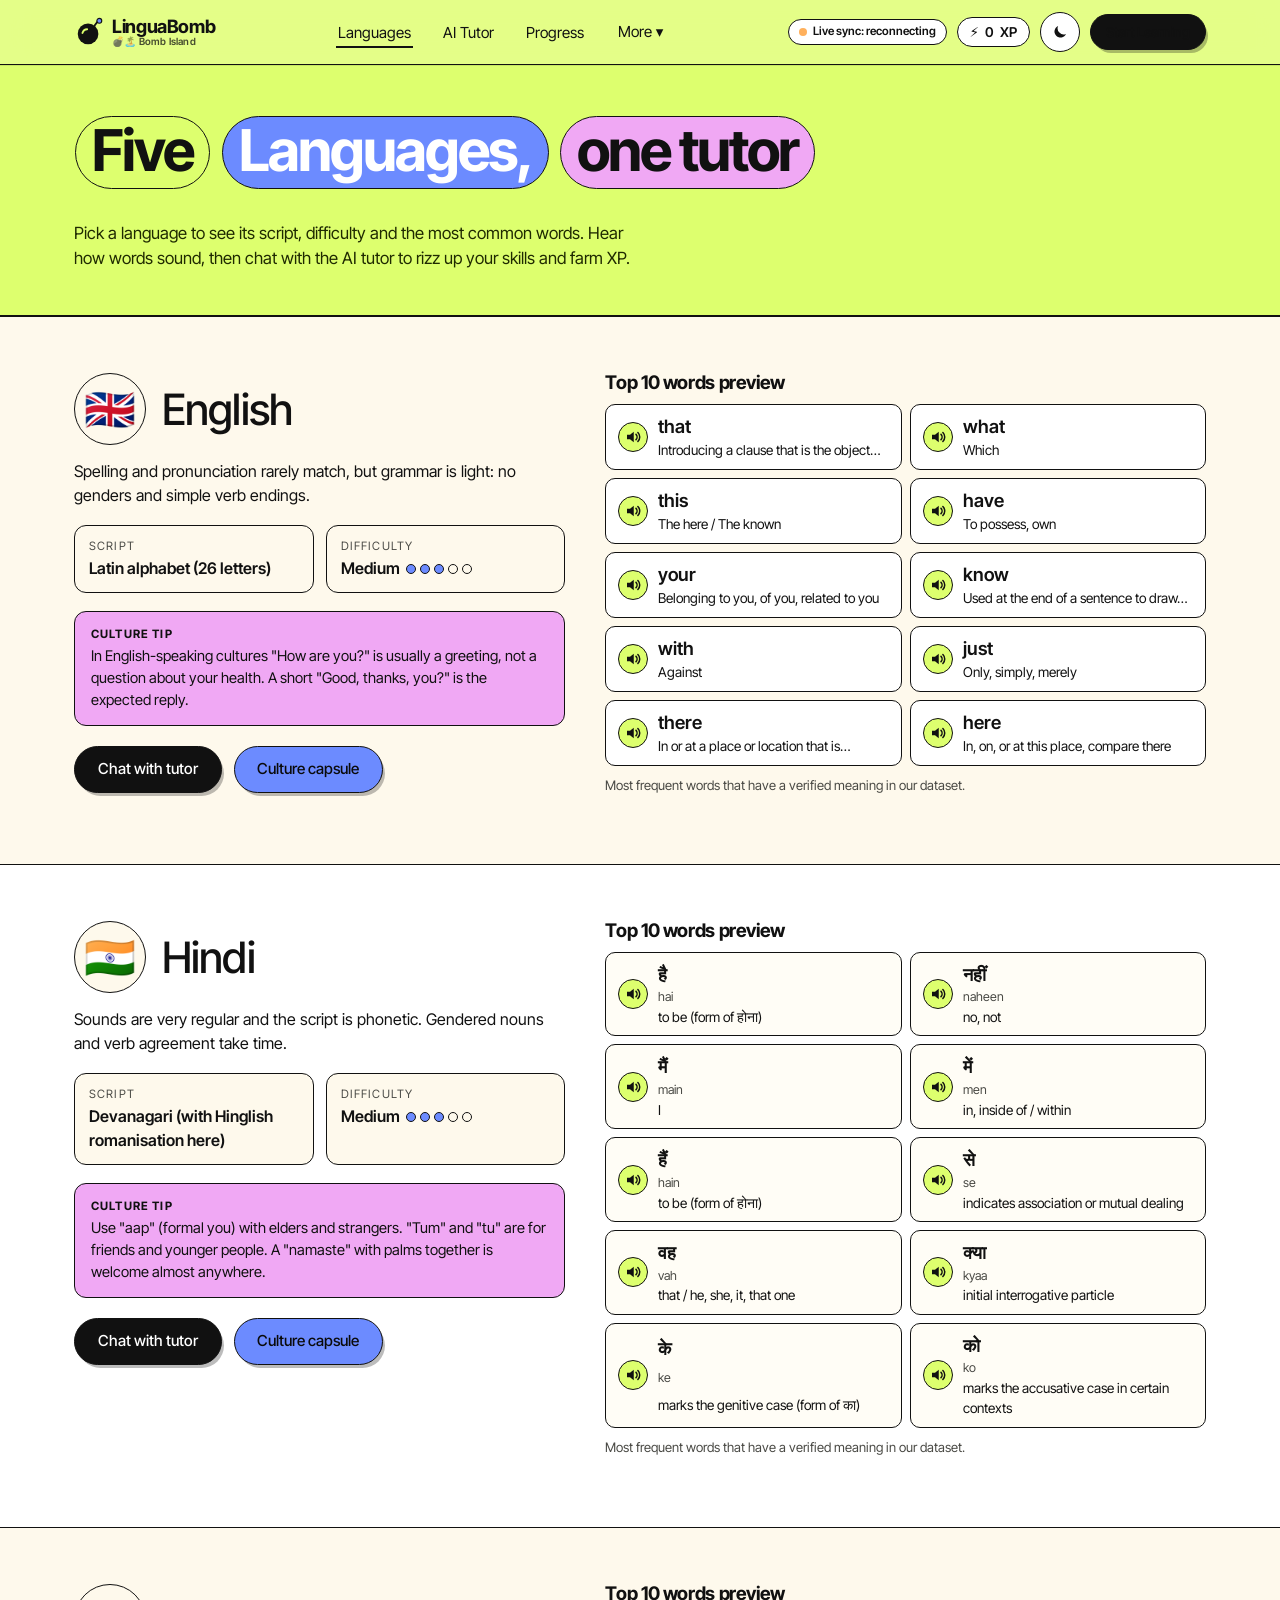
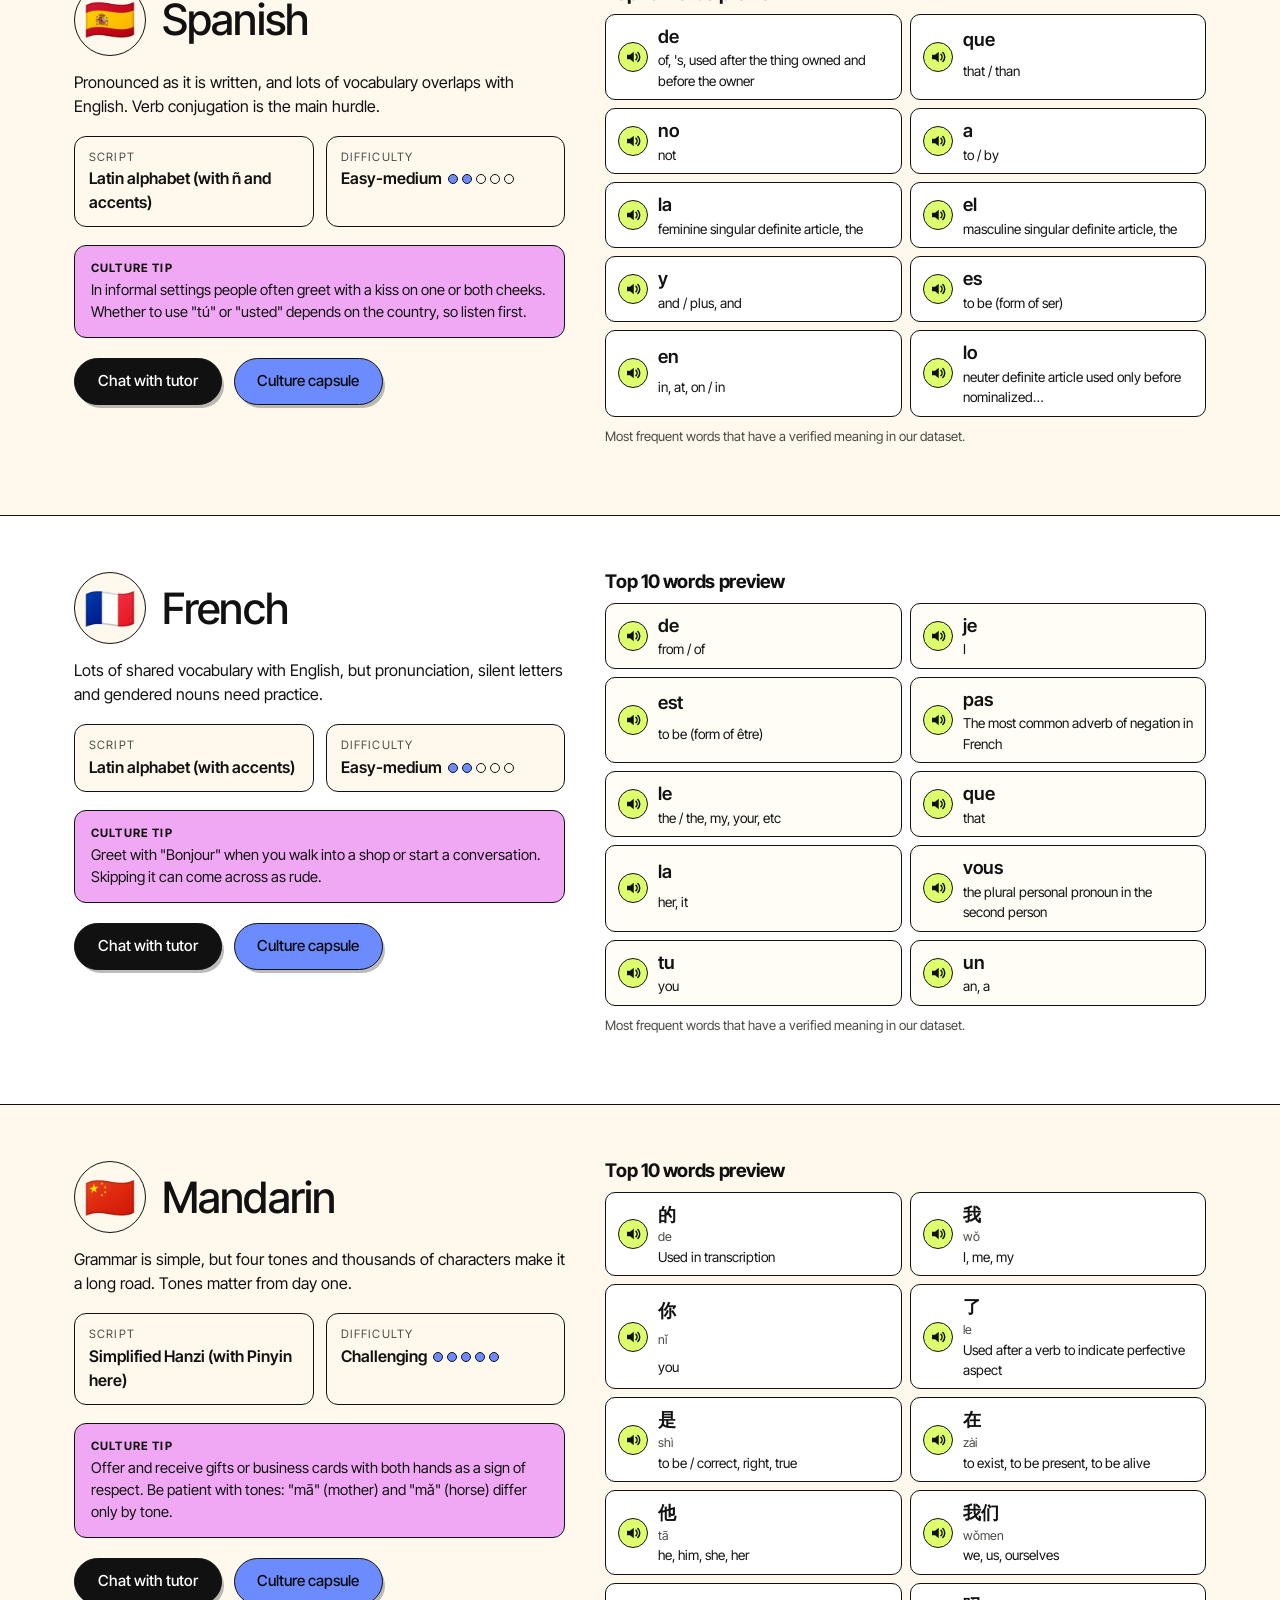
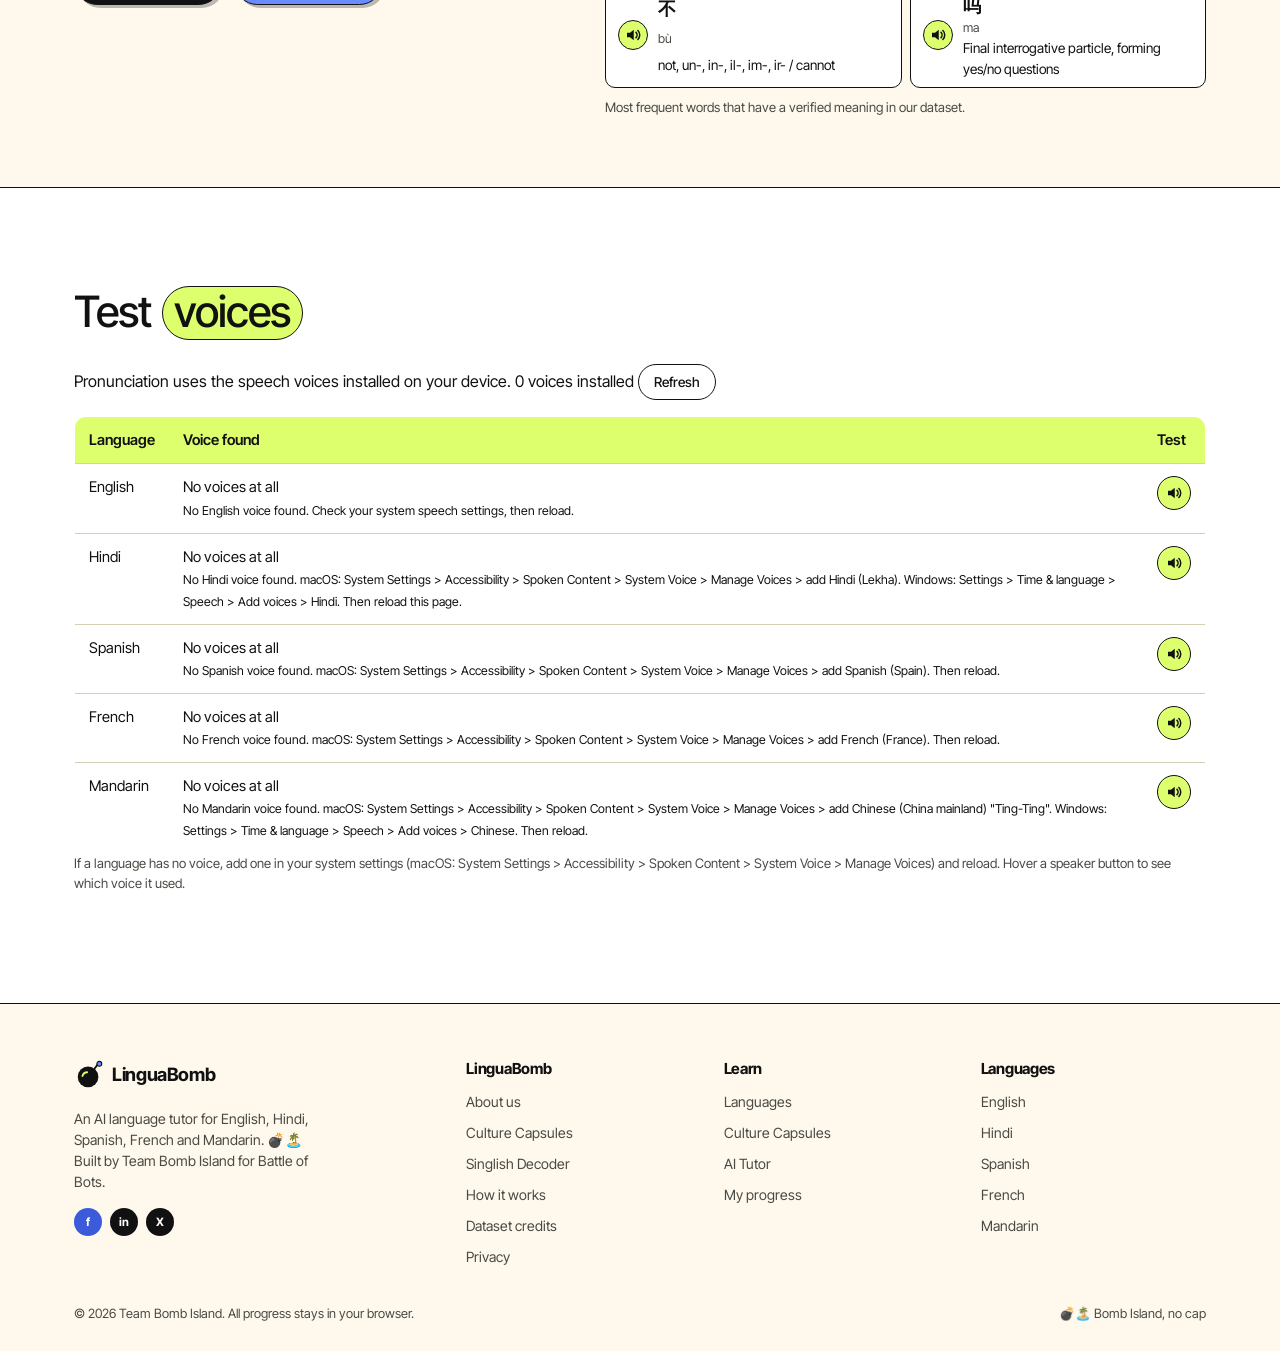
<file: languages.html>
<!doctype html>
<html lang="en">
<head>
<meta charset="utf-8">
<meta name="viewport" content="width=device-width, initial-scale=1">
<title>Languages - LinguaBomb</title>
<meta name="description" content="The five languages you can learn with LinguaBomb: English, Hindi, Spanish, French and Mandarin.">
<meta property="og:type" content="website">
<meta property="og:site_name" content="LinguaBomb">
<meta property="og:title" content="Languages - LinguaBomb">
<meta property="og:description" content="The five languages you can learn with LinguaBomb: English, Hindi, Spanish, French and Mandarin.">
<meta name="twitter:card" content="summary">
<meta name="theme-color" content="#ddff6e">
<script>try{var t=localStorage.getItem('lingua.theme');if(t)document.documentElement.setAttribute('data-theme',t);else if(matchMedia('(prefers-color-scheme: dark)').matches)document.documentElement.setAttribute('data-theme','dark')}catch(e){}</script>
<link rel="preconnect" href="https://fonts.googleapis.com">
<link rel="preconnect" href="https://fonts.gstatic.com" crossorigin>
<link href="https://fonts.googleapis.com/css2?family=Inter+Tight:wght@400;500;600;700&display=swap" rel="stylesheet">
<link rel="stylesheet" href="css/style.css">
<link rel="stylesheet" href="css/upgrade.css?v=1791013877">
<link rel="icon" href="data:image/svg+xml,%3Csvg xmlns='http://www.w3.org/2000/svg' viewBox='0 0 32 32'%3E%3Ccircle cx='15' cy='18' r='11' fill='%23111'/%3E%3Ccircle cx='27' cy='4' r='3' fill='%236c8bff'/%3E%3C/svg%3E">
</head>
<body data-page="languages">
<div id="site-header"></div>
<main id="main">
  <section class="page-head">
    <div class="wrap">
      <h1 class="display" style="font-size:clamp(2.2rem,5vw,3.6rem)"><span class="pill">Five</span> <span class="pill blue">Languages,</span> <span class="pill pink">one tutor</span></h1>
      <p>Pick a language to see its script, difficulty and the most common words. Hear how words sound, then chat with the AI tutor to rizz up your skills and farm XP.</p>
    </div>
  </section>
  <section class="lang-section" id="en" aria-labelledby="h-en" data-lang="en">
    <div class="wrap lang-layout">
      <div class="reveal">
        <div class="lang-title"><span class="fl" aria-hidden="true">🇬🇧</span><h2 class="h2" id="h-en" style="margin:0">English</h2></div>
        <p>Spelling and pronunciation rarely match, but grammar is light: no genders and simple verb endings.</p>
        <div class="facts">
          <div class="fact"><small>Script</small><b>Latin alphabet (26 letters)</b></div>
          <div class="fact"><small>Difficulty</small><b>Medium</b><span class="diff" role="img" aria-label="3 out of 5"><i class="on"></i><i class="on"></i><i class="on"></i><i class=""></i><i class=""></i></span></div>
        </div>
        <div class="tip"><b>Culture tip</b>In English-speaking cultures "How are you?" is usually a greeting, not a question about your health. A short "Good, thanks, you?" is the expected reply.</div>
        <div class="btn-row">
          <a class="btn" href="tutor.html?lang=en">Chat with tutor</a>
          <a class="btn btn-blue" href="culture.html?lang=en">Culture capsule</a>
        </div>
      </div>
      <div class="reveal">
        <h3>Top 10 words preview</h3>
        <ul class="wordlist" data-words="en" aria-live="polite"><li class="skeleton">Loading words...</li></ul>
        <p class="note" style="margin-top:10px">Most frequent words that have a verified meaning in our dataset.</p>
      </div>
    </div>
  </section>
  <section class="lang-section" id="hi" aria-labelledby="h-hi" data-lang="hi">
    <div class="wrap lang-layout">
      <div class="reveal">
        <div class="lang-title"><span class="fl" aria-hidden="true">🇮🇳</span><h2 class="h2" id="h-hi" style="margin:0">Hindi</h2></div>
        <p>Sounds are very regular and the script is phonetic. Gendered nouns and verb agreement take time.</p>
        <div class="facts">
          <div class="fact"><small>Script</small><b>Devanagari (with Hinglish romanisation here)</b></div>
          <div class="fact"><small>Difficulty</small><b>Medium</b><span class="diff" role="img" aria-label="3 out of 5"><i class="on"></i><i class="on"></i><i class="on"></i><i class=""></i><i class=""></i></span></div>
        </div>
        <div class="tip"><b>Culture tip</b>Use "aap" (formal you) with elders and strangers. "Tum" and "tu" are for friends and younger people. A "namaste" with palms together is welcome almost anywhere.</div>
        <div class="btn-row">
          <a class="btn" href="tutor.html?lang=hi">Chat with tutor</a>
          <a class="btn btn-blue" href="culture.html?lang=hi">Culture capsule</a>
        </div>
      </div>
      <div class="reveal">
        <h3>Top 10 words preview</h3>
        <ul class="wordlist" data-words="hi" aria-live="polite"><li class="skeleton">Loading words...</li></ul>
        <p class="note" style="margin-top:10px">Most frequent words that have a verified meaning in our dataset.</p>
      </div>
    </div>
  </section>
  <section class="lang-section" id="es" aria-labelledby="h-es" data-lang="es">
    <div class="wrap lang-layout">
      <div class="reveal">
        <div class="lang-title"><span class="fl" aria-hidden="true">🇪🇸</span><h2 class="h2" id="h-es" style="margin:0">Spanish</h2></div>
        <p>Pronounced as it is written, and lots of vocabulary overlaps with English. Verb conjugation is the main hurdle.</p>
        <div class="facts">
          <div class="fact"><small>Script</small><b>Latin alphabet (with ñ and accents)</b></div>
          <div class="fact"><small>Difficulty</small><b>Easy-medium</b><span class="diff" role="img" aria-label="2 out of 5"><i class="on"></i><i class="on"></i><i class=""></i><i class=""></i><i class=""></i></span></div>
        </div>
        <div class="tip"><b>Culture tip</b>In informal settings people often greet with a kiss on one or both cheeks. Whether to use "tú" or "usted" depends on the country, so listen first.</div>
        <div class="btn-row">
          <a class="btn" href="tutor.html?lang=es">Chat with tutor</a>
          <a class="btn btn-blue" href="culture.html?lang=es">Culture capsule</a>
        </div>
      </div>
      <div class="reveal">
        <h3>Top 10 words preview</h3>
        <ul class="wordlist" data-words="es" aria-live="polite"><li class="skeleton">Loading words...</li></ul>
        <p class="note" style="margin-top:10px">Most frequent words that have a verified meaning in our dataset.</p>
      </div>
    </div>
  </section>
  <section class="lang-section" id="fr" aria-labelledby="h-fr" data-lang="fr">
    <div class="wrap lang-layout">
      <div class="reveal">
        <div class="lang-title"><span class="fl" aria-hidden="true">🇫🇷</span><h2 class="h2" id="h-fr" style="margin:0">French</h2></div>
        <p>Lots of shared vocabulary with English, but pronunciation, silent letters and gendered nouns need practice.</p>
        <div class="facts">
          <div class="fact"><small>Script</small><b>Latin alphabet (with accents)</b></div>
          <div class="fact"><small>Difficulty</small><b>Easy-medium</b><span class="diff" role="img" aria-label="2 out of 5"><i class="on"></i><i class="on"></i><i class=""></i><i class=""></i><i class=""></i></span></div>
        </div>
        <div class="tip"><b>Culture tip</b>Greet with "Bonjour" when you walk into a shop or start a conversation. Skipping it can come across as rude.</div>
        <div class="btn-row">
          <a class="btn" href="tutor.html?lang=fr">Chat with tutor</a>
          <a class="btn btn-blue" href="culture.html?lang=fr">Culture capsule</a>
        </div>
      </div>
      <div class="reveal">
        <h3>Top 10 words preview</h3>
        <ul class="wordlist" data-words="fr" aria-live="polite"><li class="skeleton">Loading words...</li></ul>
        <p class="note" style="margin-top:10px">Most frequent words that have a verified meaning in our dataset.</p>
      </div>
    </div>
  </section>
  <section class="lang-section" id="zh" aria-labelledby="h-zh" data-lang="zh">
    <div class="wrap lang-layout">
      <div class="reveal">
        <div class="lang-title"><span class="fl" aria-hidden="true">🇨🇳</span><h2 class="h2" id="h-zh" style="margin:0">Mandarin</h2></div>
        <p>Grammar is simple, but four tones and thousands of characters make it a long road. Tones matter from day one.</p>
        <div class="facts">
          <div class="fact"><small>Script</small><b>Simplified Hanzi (with Pinyin here)</b></div>
          <div class="fact"><small>Difficulty</small><b>Challenging</b><span class="diff" role="img" aria-label="5 out of 5"><i class="on"></i><i class="on"></i><i class="on"></i><i class="on"></i><i class="on"></i></span></div>
        </div>
        <div class="tip"><b>Culture tip</b>Offer and receive gifts or business cards with both hands as a sign of respect. Be patient with tones: "mā" (mother) and "mǎ" (horse) differ only by tone.</div>
        <div class="btn-row">
          <a class="btn" href="tutor.html?lang=zh">Chat with tutor</a>
          <a class="btn btn-blue" href="culture.html?lang=zh">Culture capsule</a>
        </div>
      </div>
      <div class="reveal">
        <h3>Top 10 words preview</h3>
        <ul class="wordlist" data-words="zh" aria-live="polite"><li class="skeleton">Loading words...</li></ul>
        <p class="note" style="margin-top:10px">Most frequent words that have a verified meaning in our dataset.</p>
      </div>
    </div>
  </section>
  <section class="section band-white" id="voices" aria-labelledby="voices-t">
    <div class="wrap">
      <h2 class="h2" id="voices-t">Test <span class="pill lime">voices</span></h2>
      <p>Pronunciation uses the speech voices installed on your device. <span id="voice-count"></span> <button type="button" class="btn btn-sm btn-ghost" id="voice-refresh" style="border:1.5px solid var(--ink)">Refresh</button></p>
      <div style="overflow-x:auto"><table class="credits" id="voice-table"><tr><td class="skeleton">Looking for voices...</td></tr></table></div>
      <p class="note">If a language has no voice, add one in your system settings (macOS: System Settings &gt; Accessibility &gt; Spoken Content &gt; System Voice &gt; Manage Voices) and reload. Hover a speaker button to see which voice it used.</p>
    </div>
  </section>
</main>
<div id="site-footer"></div>
<script src="js/progress.js"></script>
<script src="js/speech.js"></script>
<script src="js/site.js?v=1791013877"></script>
<script src="js/languages.js"></script>
</body>
</html>
</file>
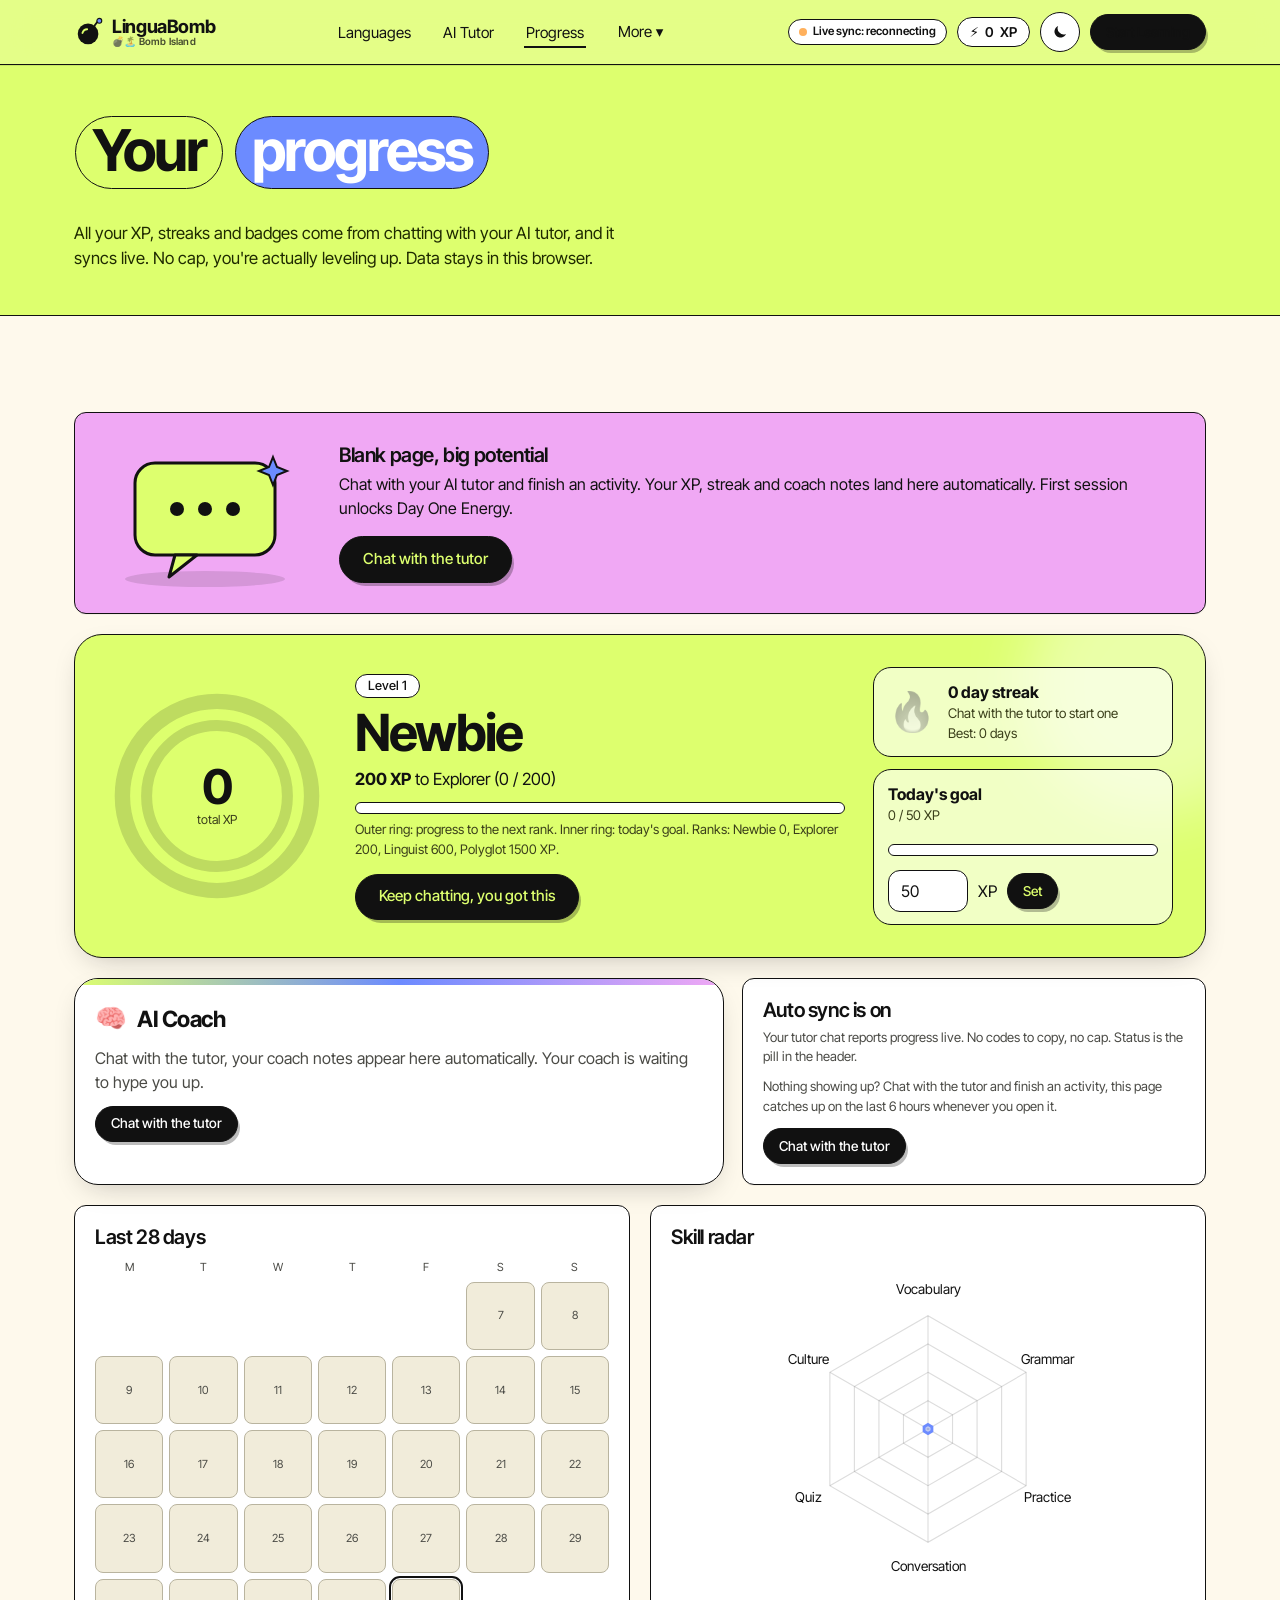
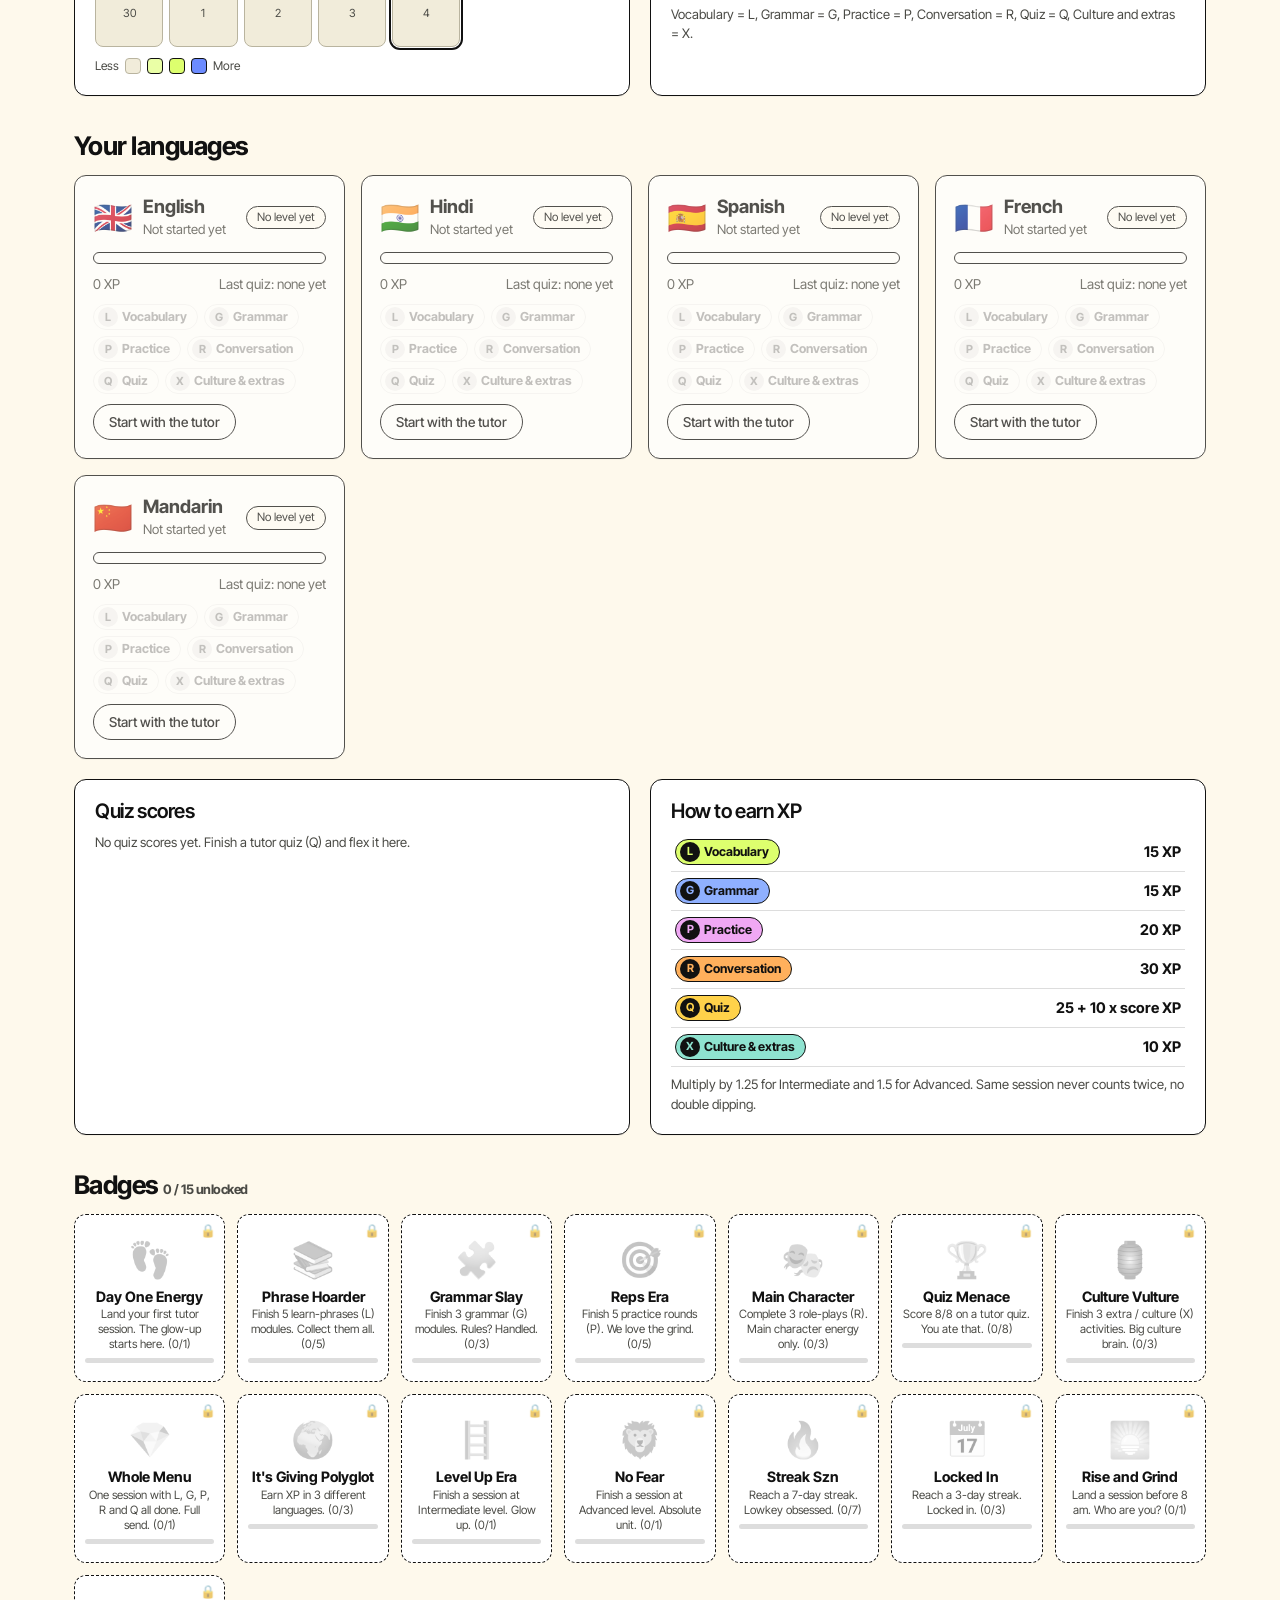
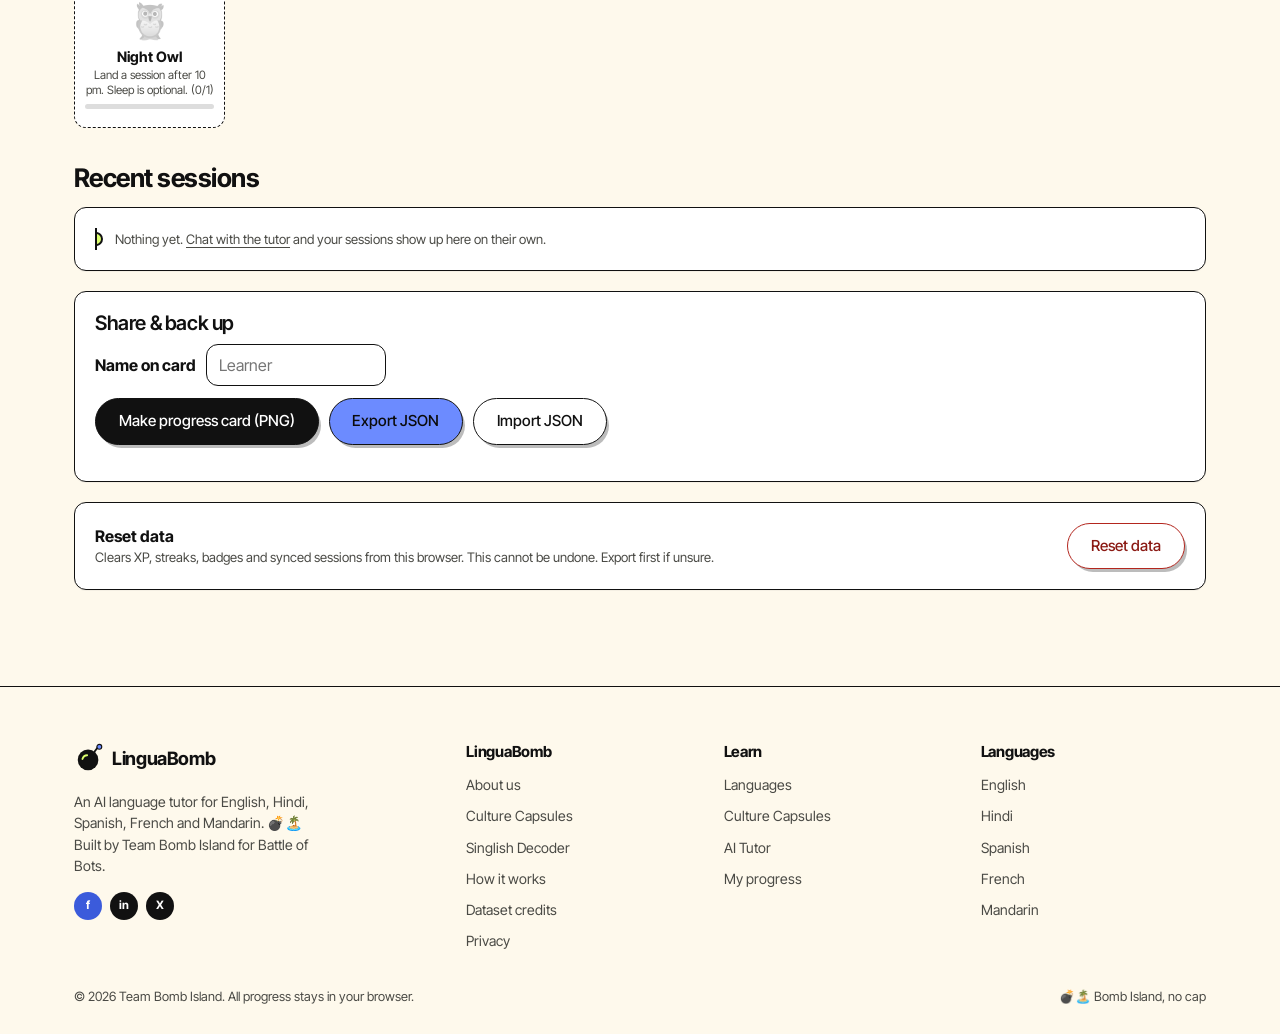
<file: progress.html>
<!doctype html>
<html lang="en">
<head>
<meta charset="utf-8">
<meta name="viewport" content="width=device-width, initial-scale=1">
<title>Progress - LinguaBomb</title>
<meta name="description" content="Your XP, streaks, badges and per-language progress, stored privately in your browser.">
<meta property="og:type" content="website">
<meta property="og:site_name" content="LinguaBomb">
<meta property="og:title" content="Progress - LinguaBomb">
<meta property="og:description" content="Your XP, streaks, badges and per-language progress, stored privately in your browser.">
<meta name="twitter:card" content="summary">
<meta name="theme-color" content="#ddff6e">
<script>try{var t=localStorage.getItem('lingua.theme');if(t)document.documentElement.setAttribute('data-theme',t);else if(matchMedia('(prefers-color-scheme: dark)').matches)document.documentElement.setAttribute('data-theme','dark')}catch(e){}</script>
<link rel="preconnect" href="https://fonts.googleapis.com">
<link rel="preconnect" href="https://fonts.gstatic.com" crossorigin>
<link href="https://fonts.googleapis.com/css2?family=Inter+Tight:wght@400;500;600;700&display=swap" rel="stylesheet">
<link rel="stylesheet" href="css/style.css">
<link rel="stylesheet" href="css/upgrade.css?v=1791013877">
<link rel="icon" href="data:image/svg+xml,%3Csvg xmlns='http://www.w3.org/2000/svg' viewBox='0 0 32 32'%3E%3Ccircle cx='15' cy='18' r='11' fill='%23111'/%3E%3Ccircle cx='27' cy='4' r='3' fill='%236c8bff'/%3E%3C/svg%3E">
</head>
<body data-page="progress">
<div id="site-header"></div>
<main id="main">
  <section class="page-head">
    <div class="wrap">
      <h1 class="display" style="font-size:clamp(2.2rem,5vw,3.6rem)"><span class="pill">Your</span> <span class="pill blue">progress</span></h1>
      <p>All your XP, streaks and badges come from chatting with your AI tutor, and it syncs live. No cap, you're actually leveling up. Data stays in this browser.</p>
    </div>
  </section>
  <section class="section band-cream" style="border-top:0">
    <div class="wrap">

      <div class="pg-empty card" id="empty" hidden>
        <svg viewBox="0 0 220 160" aria-hidden="true" focusable="false"><ellipse cx="110" cy="146" rx="80" ry="8" fill="rgba(17,17,17,.12)"/><rect x="40" y="30" width="140" height="92" rx="20" fill="#ddff6e" stroke="#111" stroke-width="3"/><path d="M80 122l-6 22 28-22z" fill="#ddff6e" stroke="#111" stroke-width="3" stroke-linejoin="round"/><circle cx="82" cy="76" r="7" fill="#111"/><circle cx="110" cy="76" r="7" fill="#111"/><circle cx="138" cy="76" r="7" fill="#111"/><g class="sparkle" fill="#6c8bff" stroke="#111" stroke-width="2"><path d="M178 24l4 10 10 4-10 4-4 10-4-10-10-4 10-4z"/></g></svg>
        <div>
          <h2 style="margin-bottom:6px">Blank page, big potential</h2>
          <p>Chat with your AI tutor and finish an activity. Your XP, streak and coach notes land here automatically. First session unlocks Day One Energy.</p>
          <a class="btn" href="tutor.html">Chat with the tutor</a>
        </div>
      </div>

      <div class="pg-hero">
        <div class="ring big" role="img" id="ring-img" aria-label="XP ring">
          <svg viewBox="0 0 200 200" aria-hidden="true"><circle class="track" cx="100" cy="100" r="86"/><circle class="val" id="ring-rank" cx="100" cy="100" r="86" stroke-dasharray="540.35" stroke-dashoffset="540.35"/><circle class="track" cx="100" cy="100" r="64" style="stroke-width:10"/><circle class="val2" id="ring-goal" cx="100" cy="100" r="64" style="stroke-width:10" stroke-dasharray="402.12" stroke-dashoffset="402.12"/></svg>
          <div class="center"><b id="ring-xp">0</b><span>total XP</span></div>
        </div>
        <div class="pg-hero-main">
          <span class="tag" id="s-level">Level 1</span>
          <h2 id="rank-label" class="display" style="font-size:clamp(2rem,5vw,3.2rem);margin:6px 0">Newbie</h2>
          <p id="rank-note" style="margin:0 0 8px;font-size:1.05rem"></p>
          <div class="bar" role="progressbar" aria-labelledby="rank-label" aria-valuemin="0" aria-valuemax="100" aria-valuenow="0" id="rank-bar"><i></i></div>
          <p class="note" style="margin:6px 0 14px">Outer ring: progress to the next rank. Inner ring: today's goal. Ranks: Newbie 0, Explorer 200, Linguist 600, Polyglot 1500 XP.</p>
          <a class="btn" href="tutor.html">Keep chatting, you got this</a>
        </div>
        <div class="pg-side">
          <div class="mini-card"><span class="flame cold" id="flame" aria-hidden="true">&#128293;</span><div><b><span id="s-streak">0</span> day streak</b><small id="s-today"></small><small>Best: <span id="s-longest">0</span> days</small></div></div>
          <div class="mini-card col">
            <div><b>Today's goal</b> <small id="goal-note"></small></div>
            <div class="bar" role="progressbar" id="goal-bar" aria-label="Today's XP goal" aria-valuemin="0" aria-valuemax="100" aria-valuenow="0"><i></i></div>
            <div class="goal-row" style="margin:0"><label for="goal" class="sr-only">Daily goal in XP</label><input id="goal" type="number" min="10" max="2000" step="10" inputmode="numeric" value="50"><span>XP</span><button type="button" class="btn btn-sm" id="goal-save">Set</button></div>
          </div>
        </div>
      </div>

      <div class="coach-grid">
        <div class="coach-card" data-coach="full" aria-label="AI Coach"></div>
        <div class="card"><h2 style="margin-bottom:6px">Auto sync is on</h2><p class="note" style="margin:0 0 10px">Your tutor chat reports progress live. No codes to copy, no cap. Status is the pill in the header.</p><p class="note" style="margin:0">Nothing showing up? Chat with the tutor and finish an activity, this page catches up on the last 6 hours whenever you open it.</p><p style="margin:12px 0 0"><a class="btn btn-sm" href="tutor.html">Chat with the tutor</a></p></div>
      </div>

      <div class="dash-grid">
        <div class="card">
          <h2>Last 28 days</h2>
          <div class="heat" id="heat" role="list" aria-label="Tutor sessions synced over the last 28 days"></div>
          <div class="legend"><span>Less</span><span class="cell"></span><span class="cell l1"></span><span class="cell l2"></span><span class="cell l3"></span><span>More</span></div>
        </div>
        <div class="card">
          <h2>Skill radar</h2>
          <div class="radar-wrap" id="radar" role="img" aria-label="Radar chart of activities done"></div>
          <p class="note" style="margin:6px 0 0">Vocabulary = L, Grammar = G, Practice = P, Conversation = R, Quiz = Q, Culture and extras = X.</p>
        </div>
      </div>

      <h2 class="pg-h">Your languages</h2>
      <div class="lang-cards" id="lang-cards"></div>

      <div class="dash-grid">
        <div class="card">
          <h2>Quiz scores</h2>
          <div id="spark" role="img" aria-label="Quiz score history"></div>
          <p class="note" id="spark-note" style="margin:6px 0 0"></p>
        </div>
        <div class="card">
          <h2>How to earn XP</h2>
          <table class="earn" id="earn"></table>
          <p class="note" style="margin:8px 0 0">Multiply by 1.25 for Intermediate and 1.5 for Advanced. Same session never counts twice, no double dipping.</p>
        </div>
      </div>

      <h2 class="pg-h">Badges <small id="badge-count" class="note"></small></h2>
      <div class="badge-grid wall" id="badges"></div>

      <h2 class="pg-h">Recent sessions</h2>
      <div class="card"><ol class="timeline" id="activity"></ol></div>

      <div class="card" style="margin-top:20px">
        <h2>Share &amp; back up</h2>
        <div class="goal-row" style="margin:0 0 12px"><label for="pname"><b>Name on card</b></label><input id="pname" type="text" maxlength="24" placeholder="Learner" autocomplete="nickname" style="width:180px"></div>
        <div class="tools-row">
          <button class="btn" type="button" id="card-btn">Make progress card (PNG)</button>
          <button class="btn btn-blue" type="button" id="export">Export JSON</button>
          <label class="btn btn-light" for="import" style="cursor:pointer">Import JSON</label><input id="import" type="file" accept="application/json,.json" class="sr-only">
        </div>
        <p class="note" id="io-note" role="status" style="margin-top:10px"></p>
        <canvas id="share-canvas" width="1080" height="1350" class="share-preview" hidden aria-label="Preview of your progress card"></canvas>
        <p><a id="card-dl" class="btn btn-sm" download="linguabomb-progress.png" hidden>Download PNG</a></p>
      </div>

      <div class="card" style="margin-top:20px;display:flex;justify-content:space-between;align-items:center;gap:16px;flex-wrap:wrap">
        <div><b>Reset data</b><p class="note" style="margin:0">Clears XP, streaks, badges and synced sessions from this browser. This cannot be undone. Export first if unsure.</p></div>
        <button class="btn btn-light danger" type="button" id="reset">Reset data</button>
      </div>
    </div>
  </section>
</main>
<dialog id="confirm" aria-labelledby="confirm-t">
  <form method="dialog">
    <h2 id="confirm-t" style="font-size:1.3rem">Reset all progress?</h2>
    <p>Your XP, streaks, badges and synced sessions on this device will be erased.</p>
    <div class="btn-row"><button class="btn btn-ghost" value="cancel" style="border:1.5px solid #111">Cancel</button><button class="btn danger" value="yes" id="confirm-yes">Yes, reset</button></div>
  </form>
</dialog>

<div id="site-footer"></div>
<script src="js/progress.js"></script>
<script src="js/speech.js"></script>
<script src="js/site.js?v=1791013877"></script>
<script src="js/coach.js"></script>
<script src="js/progress-page.js"></script>
</body>
</html>
</file>
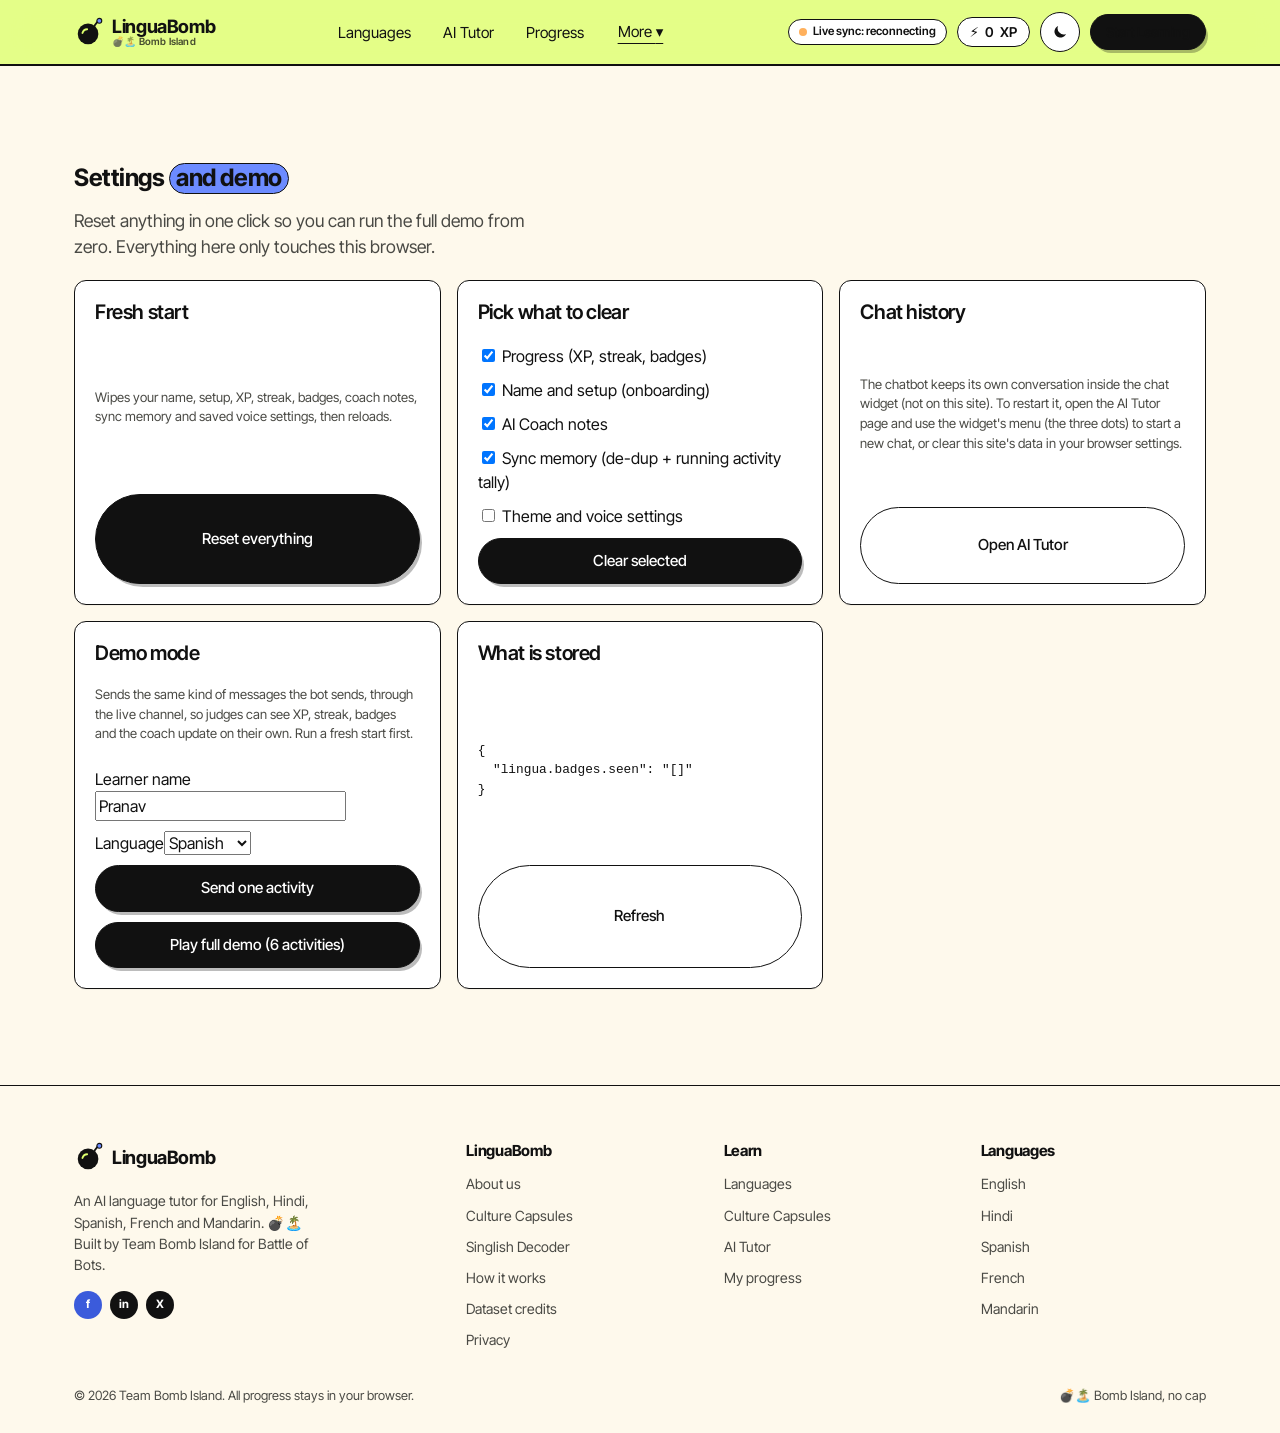
<file: settings.html>
<!doctype html>
<html lang="en">
<head>
<meta charset="utf-8">
<meta name="viewport" content="width=device-width, initial-scale=1">
<title>Settings and Demo - LinguaBomb</title>
<meta name="description" content="About Team Bomb Island, how the LinguaBomb tutor works, dataset credits and privacy.">
<meta property="og:type" content="website">
<meta property="og:site_name" content="LinguaBomb">
<meta property="og:title" content="About - LinguaBomb">
<meta property="og:description" content="About Team Bomb Island, how the LinguaBomb tutor works, dataset credits and privacy.">
<meta name="twitter:card" content="summary">
<meta name="theme-color" content="#ddff6e">
<script>try{var t=localStorage.getItem('lingua.theme');if(t)document.documentElement.setAttribute('data-theme',t);else if(matchMedia('(prefers-color-scheme: dark)').matches)document.documentElement.setAttribute('data-theme','dark')}catch(e){}</script>
<link rel="preconnect" href="https://fonts.googleapis.com">
<link rel="preconnect" href="https://fonts.gstatic.com" crossorigin>
<link href="https://fonts.googleapis.com/css2?family=Inter+Tight:wght@400;500;600;700&display=swap" rel="stylesheet">
<link rel="stylesheet" href="css/style.css">
<link rel="stylesheet" href="css/upgrade.css?v=1791013877">
<link rel="icon" href="data:image/svg+xml,%3Csvg xmlns='http://www.w3.org/2000/svg' viewBox='0 0 32 32'%3E%3Ccircle cx='15' cy='18' r='11' fill='%23111'/%3E%3Ccircle cx='27' cy='4' r='3' fill='%236c8bff'/%3E%3C/svg%3E">
</head>
<body data-page="settings">
<div id="site-header"></div>
<main id="main">
<section class="section"><div class="wrap">
  <h1 class="h1">Settings <span class="pill blue">and demo</span></h1>
  <p class="lead">Reset anything in one click so you can run the full demo from zero. Everything here only touches this browser.</p>
  <div class="grid" style="display:grid;gap:16px;grid-template-columns:repeat(auto-fit,minmax(280px,1fr));margin-top:20px">
    <div class="card" style="padding:20px;display:grid;gap:10px"><h2 class="h3">Fresh start</h2><p class="note">Wipes your name, setup, XP, streak, badges, coach notes, sync memory and saved voice settings, then reloads.</p>
      <button class="btn" id="reset-all">Reset everything</button></div>
    <div class="card" style="padding:20px;display:grid;gap:10px"><h2 class="h3">Pick what to clear</h2>
      <label><input type="checkbox" id="c-progress" checked> Progress (XP, streak, badges)</label>
      <label><input type="checkbox" id="c-setup" checked> Name and setup (onboarding)</label>
      <label><input type="checkbox" id="c-coach" checked> AI Coach notes</label>
      <label><input type="checkbox" id="c-sync" checked> Sync memory (de-dup + running activity tally)</label>
      <label><input type="checkbox" id="c-prefs"> Theme and voice settings</label>
      <button class="btn" id="clear-sel">Clear selected</button></div>
    <div class="card" style="padding:20px;display:grid;gap:10px"><h2 class="h3">Chat history</h2><p class="note">The chatbot keeps its own conversation inside the chat widget (not on this site). To restart it, open the AI Tutor page and use the widget's menu (the three dots) to start a new chat, or clear this site's data in your browser settings.</p>
      <a class="btn btn-ghost" style="border:1.5px solid var(--ink)" href="tutor.html">Open AI Tutor</a></div>
    <div class="card" style="padding:20px;display:grid;gap:10px"><h2 class="h3">Demo mode</h2><p class="note">Sends the same kind of messages the bot sends, through the live channel, so judges can see XP, streak, badges and the coach update on their own. Run a fresh start first.</p>
      <label>Learner name<input id="d-name" type="text" maxlength="24" value="Pranav"></label>
      <label>Language<select id="d-lang"><option>Spanish</option><option>Hindi</option><option>French</option><option>Mandarin</option><option>English</option></select></label>
      <button class="btn" id="demo-one">Send one activity</button>
      <button class="btn" id="demo-full">Play full demo (6 activities)</button>
      <div class="status" id="demo-status" role="status" aria-live="polite"></div></div>
    <div class="card" style="padding:20px;display:grid;gap:10px"><h2 class="h3">What is stored</h2><pre id="dump" style="white-space:pre-wrap;font-size:.8rem;margin:0;max-height:260px;overflow:auto"></pre><button class="btn btn-ghost" style="border:1.5px solid var(--ink)" id="refresh">Refresh</button></div>
  </div>
  <div class="status" id="msg" role="status" aria-live="polite" style="margin-top:14px"></div>
</div></section>
</main>
<div id="site-footer"></div>
<script src="js/progress.js"></script>
<script src="js/speech.js"></script>
<script src="js/site.js?v=1791013877"></script>
<script src="js/settings.js?v=1791013877"></script>
</body>
</html>
</file>
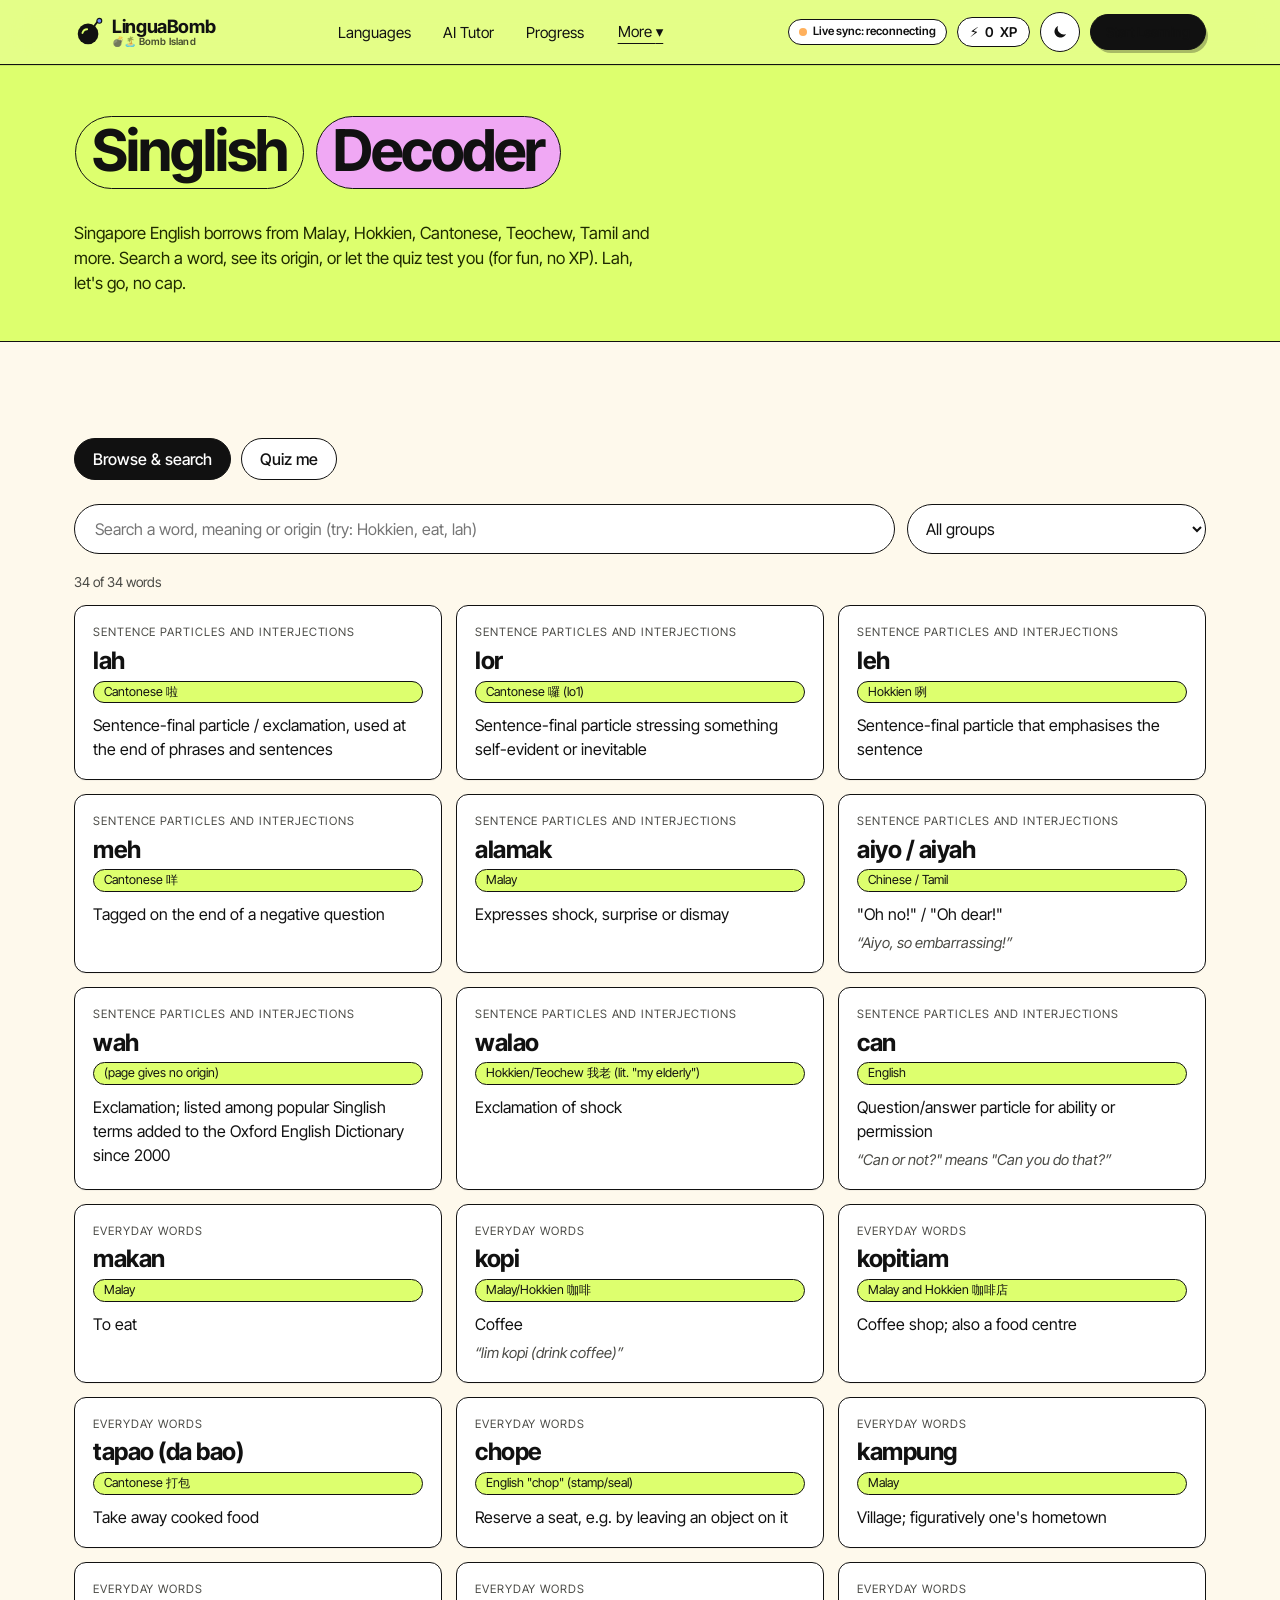
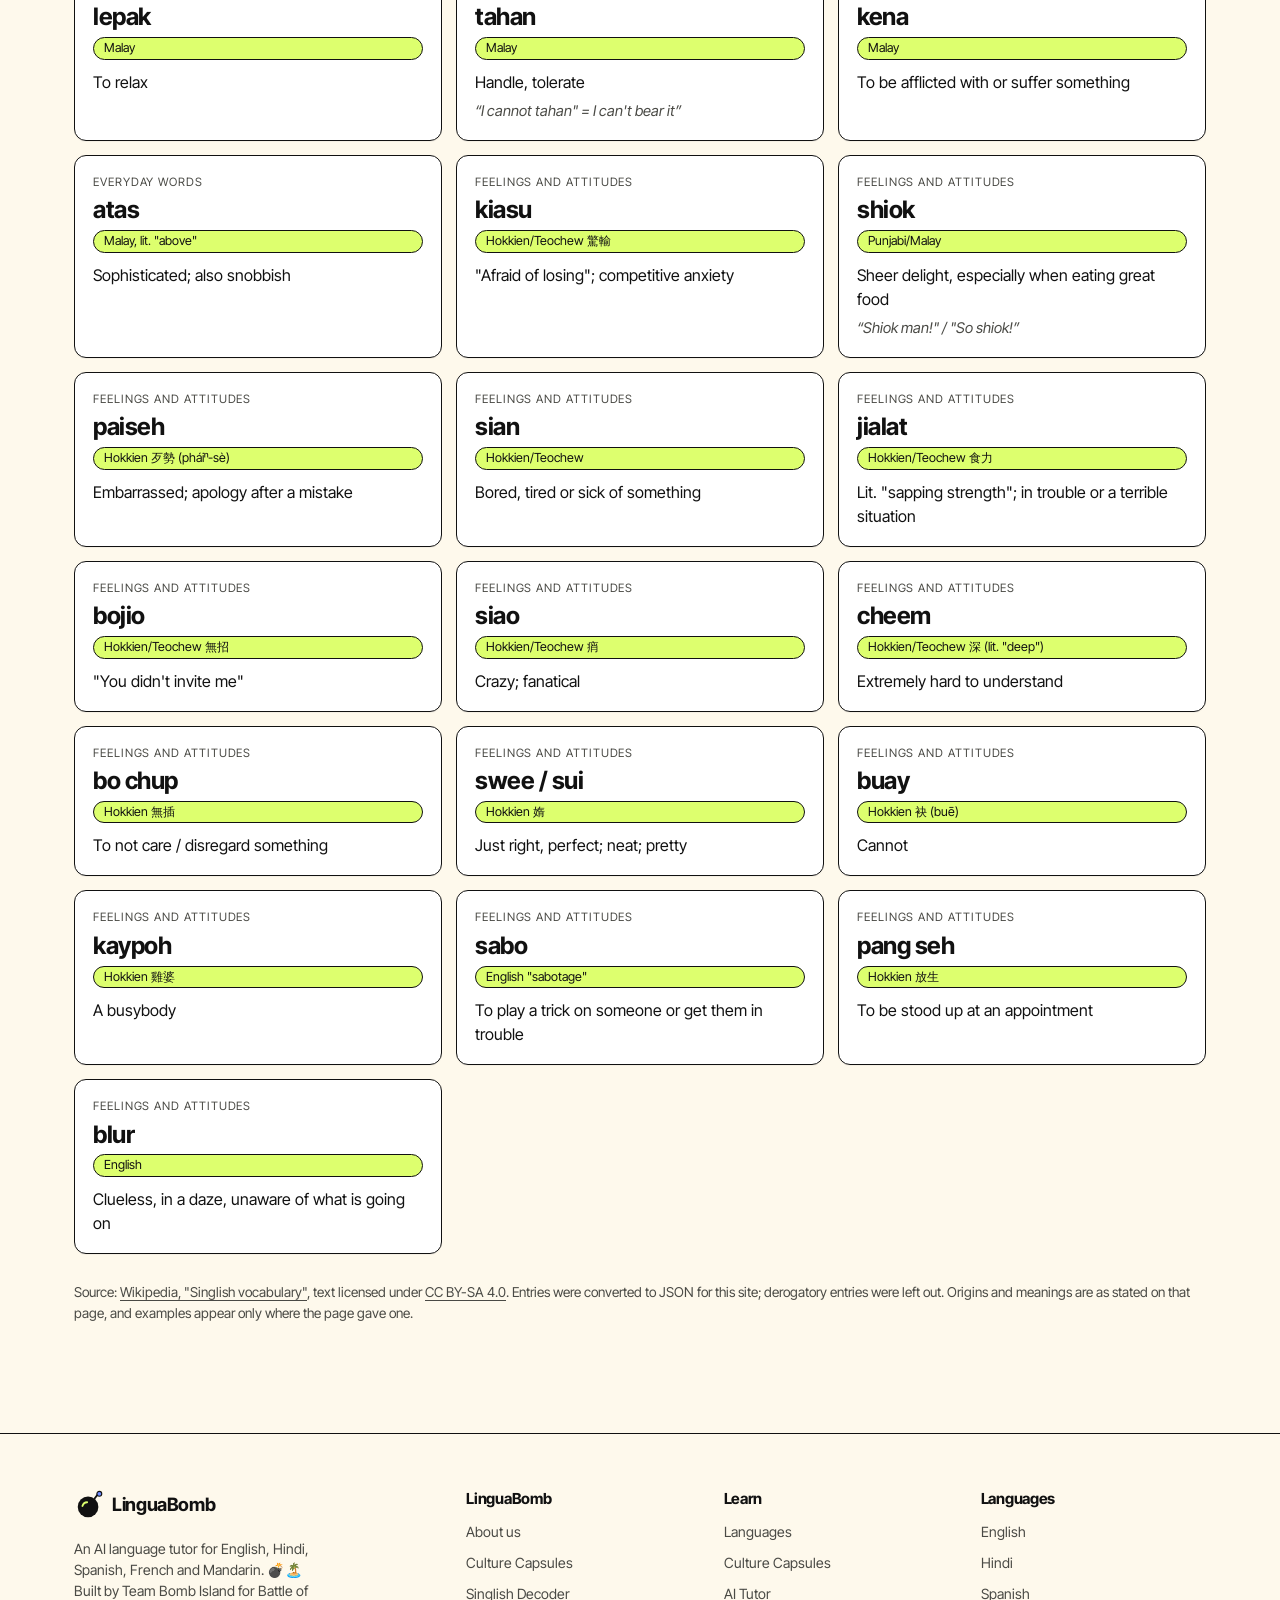
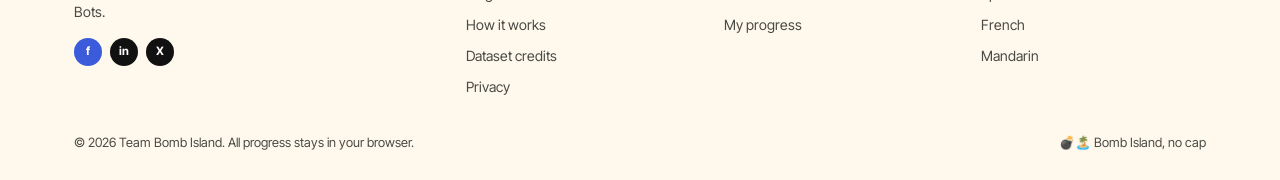
<file: singlish.html>
<!doctype html>
<html lang="en">
<head>
<meta charset="utf-8">
<meta name="viewport" content="width=device-width, initial-scale=1">
<title>Singlish Decoder - LinguaBomb</title>
<meta name="description" content="Search Singlish words, see where they come from and test yourself with a quiz. Data from Wikipedia (CC BY-SA 4.0).">
<meta property="og:type" content="website">
<meta property="og:site_name" content="LinguaBomb">
<meta property="og:title" content="Singlish Decoder - LinguaBomb">
<meta property="og:description" content="Search Singlish words, see where they come from and test yourself with a quiz. Data from Wikipedia (CC BY-SA 4.0).">
<meta name="twitter:card" content="summary">
<meta name="theme-color" content="#ddff6e">
<script>try{var t=localStorage.getItem('lingua.theme');if(t)document.documentElement.setAttribute('data-theme',t);else if(matchMedia('(prefers-color-scheme: dark)').matches)document.documentElement.setAttribute('data-theme','dark')}catch(e){}</script>
<link rel="preconnect" href="https://fonts.googleapis.com">
<link rel="preconnect" href="https://fonts.gstatic.com" crossorigin>
<link href="https://fonts.googleapis.com/css2?family=Inter+Tight:wght@400;500;600;700&display=swap" rel="stylesheet">
<link rel="stylesheet" href="css/style.css">
<link rel="stylesheet" href="css/upgrade.css?v=1791013877">
<link rel="icon" href="data:image/svg+xml,%3Csvg xmlns='http://www.w3.org/2000/svg' viewBox='0 0 32 32'%3E%3Ccircle cx='15' cy='18' r='11' fill='%23111'/%3E%3Ccircle cx='27' cy='4' r='3' fill='%236c8bff'/%3E%3C/svg%3E">
</head>
<body data-page="singlish">
<div id="site-header"></div>
<main id="main">
  <section class="page-head"><div class="wrap">
    <h1 class="display" style="font-size:clamp(2.2rem,5vw,3.6rem)"><span class="pill">Singlish</span> <span class="pill pink">Decoder</span></h1>
    <p>Singapore English borrows from Malay, Hokkien, Cantonese, Teochew, Tamil and more. Search a word, see its origin, or let the quiz test you (for fun, no XP). Lah, let's go, no cap.</p>
  </div></section>
  <section class="section band-cream" style="border-top:0"><div class="wrap">
    <div class="tabs" role="tablist" aria-label="Decoder mode" style="margin-top:0">
      <button role="tab" id="t-browse" aria-selected="true" data-m="browse">Browse &amp; search</button>
      <button role="tab" id="t-quiz" aria-selected="false" data-m="quiz" tabindex="-1">Quiz me</button>
    </div>
    <div id="sing-body" aria-live="polite"><div class="skeleton block"></div></div>
    <p class="credit">Source: <a href="https://en.wikipedia.org/wiki/Singlish_vocabulary" rel="noopener">Wikipedia, "Singlish vocabulary"</a>, text licensed under <a href="https://creativecommons.org/licenses/by-sa/4.0/" rel="noopener">CC BY-SA 4.0</a>. Entries were converted to JSON for this site; derogatory entries were left out. Origins and meanings are as stated on that page, and examples appear only where the page gave one.</p>
  </div></section>
</main>
<div id="site-footer"></div>
<script src="js/progress.js"></script>
<script src="js/speech.js"></script>
<script src="js/site.js?v=1791013877"></script>
<script src="js/singlish.js"></script>
</body>
</html>
</file>
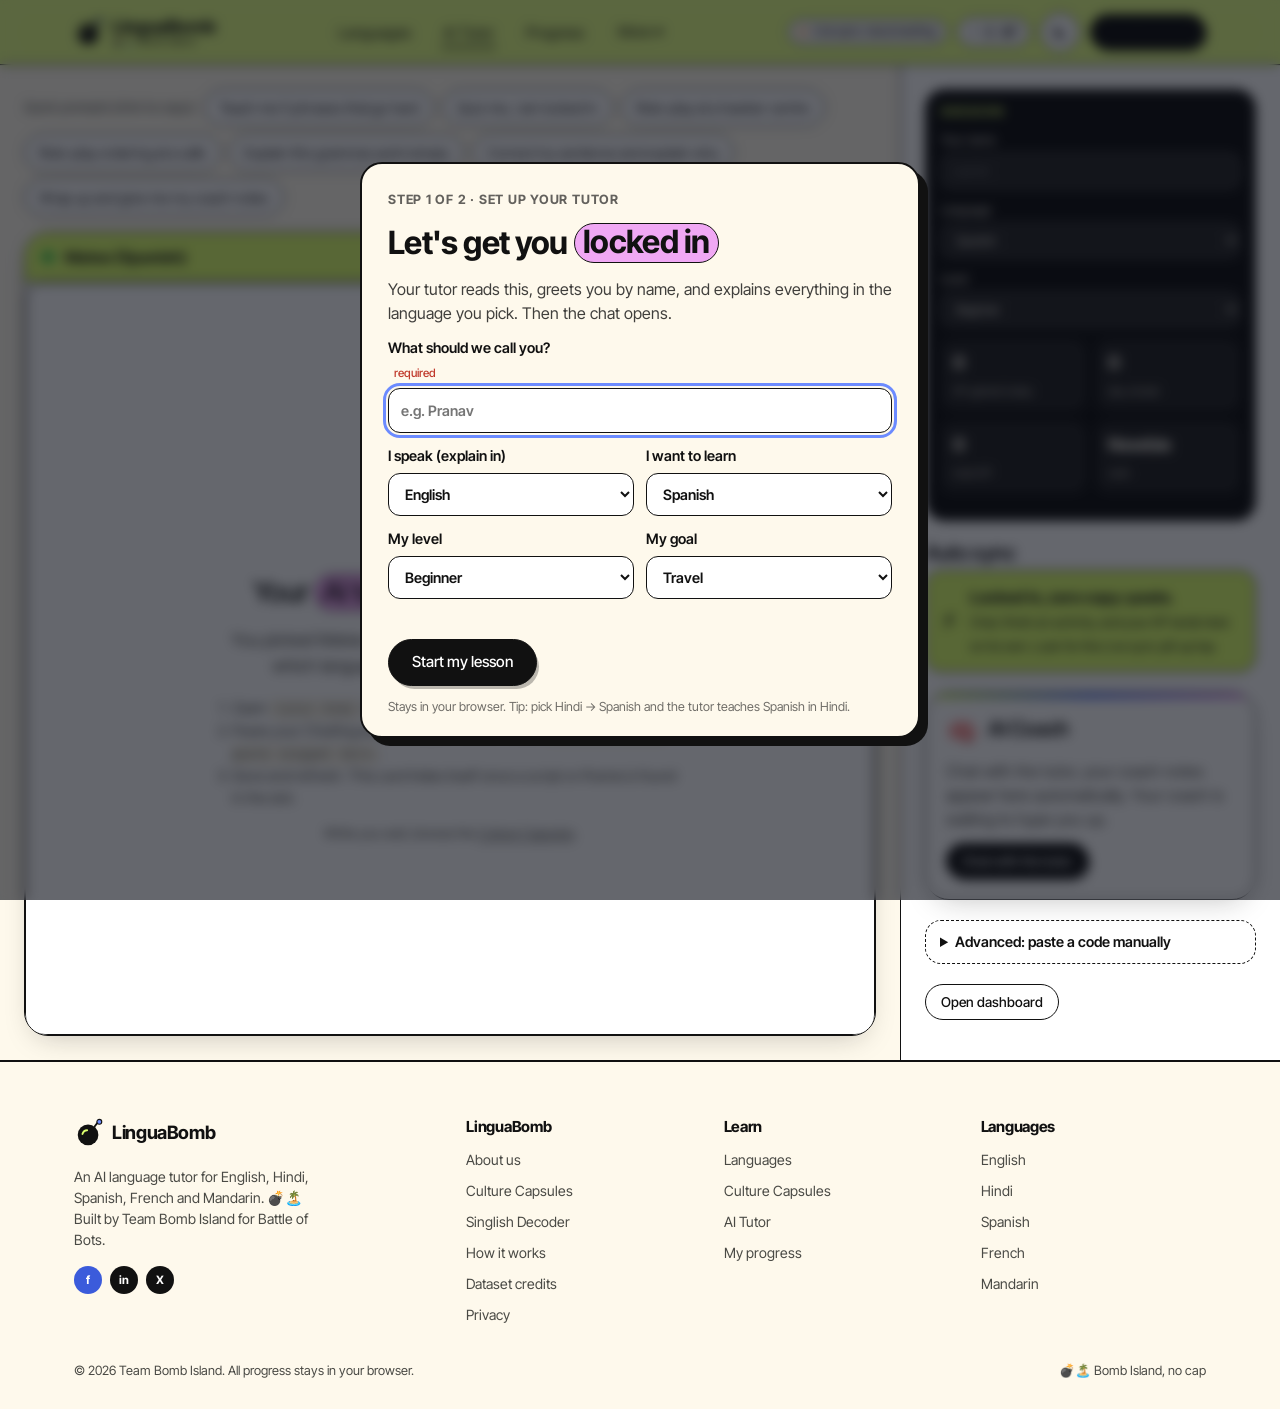
<file: tutor.html>
<!doctype html>
<html lang="en">
<head>
<meta charset="utf-8">
<meta name="viewport" content="width=device-width, initial-scale=1">
<title>AI Tutor - LinguaBomb</title>
<meta name="description" content="Chat with the LinguaBomb AI tutor and sync your progress code to earn XP.">
<meta property="og:type" content="website">
<meta property="og:site_name" content="LinguaBomb">
<meta property="og:title" content="AI Tutor - LinguaBomb">
<meta property="og:description" content="Chat with the LinguaBomb AI tutor and sync your progress code to earn XP.">
<meta name="twitter:card" content="summary">
<meta name="theme-color" content="#ddff6e">
<script>try{var t=localStorage.getItem('lingua.theme');if(t)document.documentElement.setAttribute('data-theme',t);else if(matchMedia('(prefers-color-scheme: dark)').matches)document.documentElement.setAttribute('data-theme','dark')}catch(e){}</script>
<link rel="preconnect" href="https://fonts.googleapis.com">
<link rel="preconnect" href="https://fonts.gstatic.com" crossorigin>
<link href="https://fonts.googleapis.com/css2?family=Inter+Tight:wght@400;500;600;700&display=swap" rel="stylesheet">
<link rel="stylesheet" href="css/style.css">
<link rel="stylesheet" href="css/upgrade.css?v=1791013877">
<link rel="icon" href="data:image/svg+xml,%3Csvg xmlns='http://www.w3.org/2000/svg' viewBox='0 0 32 32'%3E%3Ccircle cx='15' cy='18' r='11' fill='%23111'/%3E%3Ccircle cx='27' cy='4' r='3' fill='%236c8bff'/%3E%3C/svg%3E">
</head>
<body data-page="tutor">
<div id="site-header"></div>
<main id="main">
  <div class="tutor-layout">
    <section class="chat-area" aria-label="AI tutor chat">
      <div class="chip-row" id="chips" role="group" aria-label="Quick prompts: click to copy, then paste into the chat">
        <span class="hint-line" style="align-self:center">Quick prompts (click to copy):</span>
      </div>
      <div class="chat-frame">
        <div class="chat-card">
          <div class="chat-head"><span class="dot" aria-hidden="true"></span><b id="tutor-name">Your AI tutor</b><span style="margin-left:auto;font-size:.8rem" id="tutor-sub">Online</span></div>
          <div id="chatling-slot">
            <!-- CHATLING EMBED: injected by js/onboard.js after the learner submits step 1 (so their name/language/level reach the bot) -->
            <div class="placeholder" id="chatling-placeholder">
              <div class="bot" aria-hidden="true">🤖</div>
              <h1 class="h2" style="font-size:1.8rem">Your <span class="pill pink">AI tutor</span> is getting locked in</h1>
              <p class="lead" style="margin-inline:auto" id="tutor-pick">The chat widget has not been connected yet. Hang tight.</p>
              <ol>
                <li>Open <code>tutor.html</code> in a text editor.</li>
                <li>Paste your Chatling embed snippet where it says <code>CHATLING EMBED: paste snippet here</code>.</li>
                <li>Save and refresh. This card hides itself once a script or iframe is found in the slot.</li>
              </ol>
              <p class="note">While you wait, browse the <a href="culture.html">Culture Capsules</a>.</p>
            </div>
          </div>
        </div>
      </div>
    </section>

    <aside class="side" aria-label="Session and sync">
      <div class="session-card" aria-labelledby="sess-t">
        <h3 id="sess-t">Session</h3>
        <label>Your name<input id="s-name" type="text" maxlength="24" autocomplete="nickname" placeholder="Learner"></label>
        <label>Language<select id="s-lang"><option value="en">English</option><option value="hi">Hindi</option><option value="es" selected>Spanish</option><option value="fr">French</option><option value="zh">Mandarin</option></select></label>
        <label>Level<select id="s-level"><option value="B">Beginner</option><option value="I">Intermediate</option><option value="A">Advanced</option></select></label>
        <div class="session-grid" aria-live="polite">
          <div><b id="m-today">0</b><span>XP gained today</span></div>
          <div><b id="m-streak">0</b><span>day streak</span></div>
          <div><b id="m-xp">0</b><span>total XP</span></div>
          <div><b id="m-rank">Newbie</b><span>rank</span></div>
        </div>
        <span class="hint-line" id="adapter-note" style="color:inherit;opacity:.75"></span>
      </div>

      <div>
        <h2 id="sync-title">Auto sync</h2>
        <div class="autosync" role="status"><span class="big" aria-hidden="true">⚡</span><div><b>Locked in, zero copy-paste.</b><br><small>Chat, finish an activity, and your XP lands here on its own. Look for the Live sync pill up top.</small></div></div>
      </div>
      <div class="detected" id="detected" role="status" aria-live="polite">
        <svg class="tick" viewBox="0 0 44 44" aria-hidden="true"><circle cx="22" cy="22" r="22"/><path d="M12 23l7 7 13-15"/></svg>
        <div><b>Progress landed!</b><br><span id="detected-msg"></span></div>
      </div>
      <div class="coach-card" data-coach="compact" aria-label="AI Coach"></div>
      <details class="manual" id="manual">
        <summary>Advanced: paste a code manually</summary>
        <ol class="steps-list" id="sync-steps" style="margin:10px 0">
          <li id="st1">Finish a module or quiz with the tutor.</li>
          <li id="st2">Copy the progress code it prints, like <code>LB-ES-B-7-LGPRQ</code>.</li>
          <li id="st3">Paste it below and press Sync.</li>
          <li id="st4">XP, streak and badges update instantly.</li>
        </ol>
        <form class="field" id="sync-form" novalidate>
          <label for="code"><b>Progress code</b></label>
          <input id="code" name="code" type="text" inputmode="text" autocomplete="off" autocapitalize="characters" spellcheck="false" placeholder="LB-ES-B-7-LGPRQ" aria-describedby="code-status">
          <div style="display:flex;gap:10px;flex-wrap:wrap">
            <button class="btn" type="submit">Sync</button>
            <button class="btn btn-ghost" type="button" id="paste" style="border:1.5px solid var(--ink)">Paste from clipboard</button>
            <button class="btn btn-ghost" type="button" id="example" style="border:1.5px solid var(--ink)">Use example</button>
          </div>
          <div class="status" id="code-status" role="status" aria-live="polite"></div>
        </form>
        <div class="decoded" id="decoded" aria-live="polite"><p class="note" style="margin:0">Paste a code to see what it contains.</p></div>
      </details>
      <p><a class="btn btn-sm btn-ghost" href="progress.html" style="border:1.5px solid var(--ink)">Open dashboard</a></p>
    </aside>
  </div>
</main>
<div id="site-footer"></div>
<script src="js/progress.js"></script>
<script src="js/speech.js"></script>
<script src="js/site.js?v=1791013877"></script>
<script src="js/coach.js"></script>
<script src="js/onboard.js?v=1791012402"></script>
<script src="js/tutor.js?v=1791012402"></script>
</body>
</html>
</file>
<file: css/style.css>
/* LinguaBomb - shared styles */
:root {
  --lime: #ddff6e;
  --lime-deep: #bfe84a;
  --cream: #fef9ec;
  --blue: #6c8bff;
  --blue-deep: #3f5fe0;
  --pink: #f0a8f4;
  --ink: #111111;
  --muted: #4a4a45;
  --line: #111111;
  --white: #ffffff;
  --radius: 12px;
  --maxw: 1180px;
  --font: 'Inter Tight', system-ui, -apple-system, 'Segoe UI', Roboto, 'Helvetica Neue', Arial, 'Noto Sans', 'Noto Sans Devanagari', 'Noto Sans SC', sans-serif;
}
*, *::before, *::after { box-sizing: border-box; }
html { scroll-behavior: smooth; -webkit-text-size-adjust: 100%; }
body { margin: 0; font-family: var(--font); color: var(--ink); background: var(--cream); line-height: 1.5; font-size: 16px; -webkit-font-smoothing: antialiased; }
img, svg { max-width: 100%; display: block; }
a { color: inherit; }
button, input, select, textarea { font: inherit; color: inherit; }
h1, h2, h3, h4 { line-height: 1.12; margin: 0 0 .5em; letter-spacing: -.02em; }
p { margin: 0 0 1em; }
:focus-visible { outline: 3px solid var(--ink); outline-offset: 3px; border-radius: 6px; }
.on-dark :focus-visible, .band-blue :focus-visible, .site-footer .on-dark :focus-visible { outline-color: #fff; }
.skip { position: absolute; left: -999px; top: 8px; background: #111; color: #fff; padding: 10px 16px; border-radius: 999px; z-index: 100; }
.skip:focus { left: 8px; }
.sr-only { position: absolute !important; width: 1px; height: 1px; overflow: hidden; clip: rect(0 0 0 0); white-space: nowrap; }
.wrap { width: 100%; max-width: var(--maxw); margin: 0 auto; padding: 0 24px; }

/* ---------- header ---------- */
.site-header { position: sticky; top: 0; z-index: 50; background: var(--lime); border-bottom: 1px solid var(--line); }
.nav { display: flex; align-items: center; justify-content: space-between; gap: 16px; min-height: 64px; }
.brand { display: inline-flex; align-items: center; gap: 8px; font-weight: 700; font-size: 1.15rem; text-decoration: none; letter-spacing: -.02em; }
.brand-mark { width: 30px; height: 30px; }
.nav-links { display: flex; gap: 28px; list-style: none; margin: 0; padding: 0; }
.nav-links a { text-decoration: none; font-size: .95rem; padding: 6px 2px; border-bottom: 2px solid transparent; }
.nav-links a:hover, .nav-links a[aria-current="page"] { border-bottom-color: var(--ink); }
.nav-cta { display: flex; align-items: center; gap: 10px; }
.menu-btn { display: none; width: 44px; height: 44px; border: 1.5px solid var(--ink); border-radius: 999px; background: transparent; cursor: pointer; align-items: center; justify-content: center; }
.menu-btn span, .menu-btn span::before, .menu-btn span::after { display: block; width: 18px; height: 2px; background: var(--ink); position: relative; transition: transform .25s, background .25s; }
.menu-btn span::before, .menu-btn span::after { content: ''; position: absolute; left: 0; }
.menu-btn span::before { top: -6px; } .menu-btn span::after { top: 6px; }
.menu-btn[aria-expanded="true"] span { background: transparent; }
.menu-btn[aria-expanded="true"] span::before { transform: translateY(6px) rotate(45deg); }
.menu-btn[aria-expanded="true"] span::after { transform: translateY(-6px) rotate(-45deg); }
.xp-chip { display: inline-flex; align-items: center; gap: 6px; font-size: .85rem; font-weight: 600; border: 1px solid var(--ink); border-radius: 999px; padding: 4px 12px; background: #fff; text-decoration: none; white-space: nowrap; }

/* ---------- buttons ---------- */
.btn { display: inline-flex; align-items: center; justify-content: center; gap: 8px; background: var(--ink); color: #fff; border: 1.5px solid var(--ink); border-radius: 999px; padding: .72em 1.5em; font-weight: 500; font-size: .95rem; text-decoration: none; cursor: pointer; box-shadow: 3px 4px 0 -1px rgba(17,17,17,.28); transition: transform .18s ease, box-shadow .18s ease, background .18s; }
.btn:hover { transform: translateY(-2px); box-shadow: 4px 6px 0 -1px rgba(17,17,17,.3); }
.btn:active { transform: translateY(0); }
.btn-blue { background: var(--blue); color: #fff; }
.btn-blue { color: #0b0b0b; }
.btn-ghost { background: transparent; color: var(--ink); box-shadow: none; }
.btn-ghost:hover { background: rgba(17,17,17,.07); box-shadow: none; }
.btn-light { background: #fff; color: var(--ink); }
.btn-sm { padding: .5em 1.1em; font-size: .85rem; }
.btn[disabled] { opacity: .5; cursor: not-allowed; transform: none; }

/* ---------- pill headings ---------- */
.display { font-size: clamp(2.4rem, 6.4vw, 4.4rem); font-weight: 700; letter-spacing: -.035em; }
.h2 { font-size: clamp(1.8rem, 4vw, 2.7rem); font-weight: 500; }
.pill { display: inline-block; border: 1.5px solid var(--ink); border-radius: 999px; padding: .02em .26em .08em; margin: .06em .02em; line-height: 1.1; background: transparent; }
.pill.blue { background: var(--blue); }
.pill.pink { background: var(--pink); }
.pill.lime { background: var(--lime); }
.display .pill { padding: .02em .28em .1em; }
.display .pill.blue { color: #fff; }
.center { text-align: center; }
.lead { font-size: 1.1rem; color: var(--muted); max-width: 46ch; }
.center .lead { margin-inline: auto; }
.eyebrow { font-size: .78rem; text-transform: uppercase; letter-spacing: .12em; font-weight: 600; }

/* ---------- sections ---------- */
.section { padding: 80px 0; border-top: 1px solid var(--line); }
.band-lime { background: var(--lime); }
.band-cream { background: var(--cream); }
.band-blue { background: var(--blue); color: #fff; }
.band-white { background: #fff; }
.section-head { margin-bottom: 40px; }
.section-head.row { display: flex; align-items: flex-end; justify-content: space-between; gap: 16px; flex-wrap: wrap; }
.card { background: #fff; border: 1px solid var(--line); border-radius: var(--radius); padding: 20px; }
.card-hover { transition: transform .2s ease, box-shadow .2s ease; }
.card-hover:hover { transform: translateY(-4px); box-shadow: 0 8px 0 -2px rgba(17,17,17,.12); }

/* ---------- hero ---------- */
.hero { background: var(--lime); border-top: 0; padding: 56px 0 72px; position: relative; overflow: hidden; }
.hero-grid { display: grid; grid-template-columns: 1.05fr .95fr; gap: 32px; align-items: center; }
.hero h1 { margin-bottom: 20px; }
.hero h1 .row { display: block; }
.hero p.lead { color: #1f2a00; margin-bottom: 28px; }
.hero-actions { display: flex; flex-wrap: wrap; gap: 14px; align-items: center; }
.scroll-hint { display: flex; flex-direction: column; align-items: center; gap: 6px; font-size: .78rem; margin-top: 36px; width: max-content; }
.mouse { width: 18px; height: 28px; border: 1.5px solid var(--ink); border-radius: 10px; position: relative; }
.mouse::after { content: ''; position: absolute; left: 50%; top: 5px; width: 2px; height: 6px; margin-left: -1px; background: var(--ink); border-radius: 2px; animation: wheel 1.6s infinite; }
@keyframes wheel { 0% { transform: translateY(0); opacity: 1; } 80% { transform: translateY(8px); opacity: 0; } 100% { opacity: 0; } }
.map-scene { position: relative; aspect-ratio: 1.15 / 1; width: 100%; max-width: 520px; margin-left: auto; }
.map-scene svg.map { position: absolute; inset: 0; width: 100%; height: 100%; }
.av { position: absolute; width: 22%; aspect-ratio: 1; border-radius: 50%; border: 1.5px solid var(--ink); display: grid; place-items: center; font-size: clamp(1.6rem, 5vw, 2.8rem); box-shadow: 0 0 0 4px rgba(255,255,255,.35); animation: bob 5s ease-in-out infinite; }
.av.sm { width: 17%; }
.bubble { position: absolute; background: #fff; border: 1.5px solid var(--ink); border-radius: 14px; padding: 4px 12px; font-size: .88rem; font-weight: 500; white-space: nowrap; animation: bob 4.2s ease-in-out infinite; z-index: 2; }
.bubble::after { content: ''; position: absolute; bottom: -7px; left: 18px; width: 11px; height: 11px; background: #fff; border-right: 1.5px solid var(--ink); border-bottom: 1.5px solid var(--ink); transform: rotate(45deg); }
@keyframes bob { 0%, 100% { transform: translateY(0); } 50% { transform: translateY(-7px); } }

/* capsule frames */
.capsule-row { display: flex; gap: 18px; align-items: flex-end; justify-content: center; }
.capsule { border: 1.5px solid var(--ink); border-radius: 999px; overflow: hidden; width: 30%; aspect-ratio: .5; background: var(--c, var(--blue)); position: relative; }
.capsule:nth-child(2) { aspect-ratio: .52; margin-bottom: 36px; }
.capsule:nth-child(3) { aspect-ratio: .5; margin-bottom: -6px; }
.capsule svg { position: absolute; inset: 0; width: 100%; height: 100%; }
.split { display: grid; grid-template-columns: 1fr 1fr; gap: 56px; align-items: center; }
.flags { display: flex; gap: -6px; margin-top: 16px; padding-left: 14px; }
.flag { width: 36px; height: 36px; border-radius: 50%; border: 1.5px solid var(--ink); background: #fff; display: grid; place-items: center; font-size: 1.2rem; margin-left: -8px; }
.flag.plus { background: var(--lime); font-size: .7rem; font-weight: 600; }

/* language cards */
.lang-grid { display: grid; grid-template-columns: repeat(5, 1fr); gap: 16px; }
.lang-card { text-align: center; text-decoration: none; padding: 22px 12px 18px; display: flex; flex-direction: column; align-items: center; gap: 10px; }
.lang-card .fl { width: 64px; height: 64px; border-radius: 50%; border: 1px solid var(--ink); display: grid; place-items: center; font-size: 2rem; background: var(--cream); }
.lang-card strong { font-weight: 500; }
.lang-card small { color: var(--muted); font-size: .8rem; }
.dots { display: flex; justify-content: center; gap: 6px; margin-top: 28px; }
.dots i { width: 20px; height: 4px; border-radius: 2px; background: #cfcabb; border: 1px solid #aaa493; }
.dots i:nth-child(2) { background: var(--blue); border-color: var(--blue); }

/* tutors */
.tutor-grid { display: grid; grid-template-columns: repeat(5, 1fr); gap: 16px; }
.tutor { text-align: center; padding: 18px 14px 20px; display: flex; flex-direction: column; align-items: center; gap: 4px; }
.tutor .photo { width: 100%; max-width: 150px; aspect-ratio: 1; border-radius: 50%; border: 1px solid var(--ink); display: grid; place-items: center; font-size: 3.2rem; margin-bottom: 10px; position: relative; }
.tutor .photo small { position: absolute; bottom: -4px; right: -2px; font-size: 1.3rem; background: #fff; width: 36px; height: 36px; border-radius: 50%; border: 1px solid var(--ink); display: grid; place-items: center; }
.tutor .speaks { font-size: .78rem; color: var(--muted); }
.tutor h3 { font-size: 1.15rem; font-weight: 500; margin: 0; padding-bottom: 4px; border-bottom: 1px solid var(--ink); }
.tutor p { font-size: .85rem; color: var(--muted); margin: 8px 0 12px; }
.tutor .btn { margin-top: auto; }

/* audience cards */
.trio { display: grid; grid-template-columns: repeat(3, 1fr); gap: 18px; }
.trio .card h3 { display: flex; align-items: center; gap: 10px; font-size: 1.05rem; font-weight: 500; }
.num { width: 22px; height: 22px; border-radius: 50%; border: 1px solid var(--ink); display: inline-grid; place-items: center; font-size: .75rem; flex: none; background: var(--lime); }
.num.b { background: var(--blue); } .num.p { background: var(--pink); }
.trio .card p { font-size: .9rem; color: var(--muted); margin: 0; }

/* ratings */
.ratings { display: grid; grid-template-columns: 1.1fr .9fr; gap: 32px; align-items: center; }
.rate-row { display: flex; gap: 40px; flex-wrap: wrap; }
.rate b { display: block; font-size: 2.2rem; font-weight: 500; letter-spacing: -.03em; line-height: 1; }
.stars { color: #e0482f; letter-spacing: 2px; font-size: 1rem; margin: 6px 0 4px; }
.rate span { font-size: .85rem; }
.fine { font-size: .8rem; color: var(--muted); }

/* testimonials */
.quote { display: flex; flex-direction: column; gap: 10px; }
.quote h3 { font-size: 1.05rem; font-weight: 500; margin: 0; }
.quote .meta { font-size: .8rem; color: var(--muted); display: flex; gap: 8px; align-items: center; }
.quote p { font-size: .9rem; color: var(--muted); margin: 0; }
.tag { display: inline-block; font-size: .72rem; border: 1px solid var(--ink); border-radius: 999px; padding: 2px 10px; background: var(--lime); font-weight: 500; }

/* steps */
.steps { display: grid; grid-template-columns: repeat(5, 1fr); gap: 0; list-style: none; margin: 0; padding: 0; counter-reset: s; }
.steps li { position: relative; padding: 0 12px; text-align: center; }
.steps li::before { counter-increment: s; content: counter(s); display: grid; place-items: center; width: 48px; height: 48px; margin: 0 auto 12px; border-radius: 50%; border: 1.5px solid var(--ink); background: var(--c, #fff); font-weight: 600; position: relative; z-index: 1; }
.steps li::after { content: ''; position: absolute; top: 24px; left: calc(50% + 28px); right: calc(-50% + 28px); border-top: 1.5px dashed var(--ink); }
.steps li:last-child::after { display: none; }
.steps strong { display: block; font-weight: 600; }
.steps span { font-size: .85rem; color: var(--muted); }

/* blog band / newsletter */
.band-blue .h2 .pill { border-color: #fff; }
.band-blue .h2 .pill.pink { color: var(--ink); border-color: var(--ink); }
.post-grid { display: grid; grid-template-columns: repeat(2, 1fr); gap: 20px; }
.post { border: 1px solid var(--ink); border-radius: var(--radius); padding: 20px; background: #fff; color: var(--ink); text-decoration: none; display: flex; flex-direction: column; gap: 16px; }
.post.lime { background: var(--lime); }
.post .art { border: 1.5px solid var(--ink); border-radius: 50%; aspect-ratio: 16/10; overflow: hidden; background: var(--cream); }
.post .art svg { width: 100%; height: 100%; }
.post .foot { display: flex; justify-content: space-between; align-items: center; gap: 12px; font-weight: 500; }
.arrow { width: 32px; height: 32px; border-radius: 50%; border: 1px solid var(--ink); display: grid; place-items: center; flex: none; background: #fff; }
.news { max-width: 520px; margin: 0 auto; display: grid; gap: 14px; }
.news input[type=email] { background: var(--ink); color: #fff; border: 1.5px solid var(--ink); border-radius: 999px; padding: 15px 22px; width: 100%; }
.news input::placeholder { color: #bbb; }
.news .msg { min-height: 1.4em; font-size: .9rem; text-align: center; }

/* footer */
.site-footer { background: var(--cream); border-top: 1px solid var(--line); padding: 56px 0 28px; }
.foot-grid { display: grid; grid-template-columns: 1.6fr 1fr 1fr 1fr; gap: 32px; }
.foot-grid h4 { font-size: .95rem; margin-bottom: 14px; }
.foot-grid ul { list-style: none; margin: 0; padding: 0; display: grid; gap: 10px; font-size: .88rem; color: var(--muted); }
.foot-grid a { text-decoration: none; }
.foot-grid a:hover { text-decoration: underline; }
.foot-brand p { font-size: .88rem; color: var(--muted); max-width: 32ch; margin: 12px 0 16px; }
.socials { display: flex; gap: 8px; }
.socials a { width: 28px; height: 28px; border-radius: 50%; display: grid; place-items: center; color: #fff; font-size: .72rem; font-weight: 700; text-decoration: none; }
.copy { margin-top: 36px; font-size: .8rem; color: var(--muted); display: flex; justify-content: space-between; flex-wrap: wrap; gap: 8px; }

/* ---------- page heads ---------- */
.page-head { background: var(--lime); padding: 48px 0 44px; border-bottom: 1px solid var(--line); }
.page-head p { max-width: 58ch; margin: 0; font-size: 1.05rem; color: #1f2a00; }

/* ---------- languages page ---------- */
.lang-section { padding: 56px 0; border-top: 1px solid var(--line); scroll-margin-top: 64px; }
.lang-section:nth-of-type(odd) { background: #fff; }
.lang-layout { display: grid; grid-template-columns: .9fr 1.1fr; gap: 40px; align-items: start; }
.lang-title { display: flex; align-items: center; gap: 16px; margin-bottom: 14px; }
.lang-title .fl { font-size: 2.6rem; width: 72px; height: 72px; border: 1px solid var(--ink); border-radius: 50%; display: grid; place-items: center; background: var(--cream); }
.facts { display: grid; grid-template-columns: 1fr 1fr; gap: 12px; margin: 18px 0; }
.fact { border: 1px solid var(--ink); border-radius: var(--radius); padding: 12px 14px; background: var(--cream); }
.fact small { display: block; font-size: .72rem; text-transform: uppercase; letter-spacing: .1em; color: var(--muted); }
.fact b { font-weight: 600; }
.diff { display: inline-flex; gap: 4px; vertical-align: middle; margin-left: 6px; }
.diff i { width: 10px; height: 10px; border-radius: 50%; border: 1px solid var(--ink); }
.diff i.on { background: var(--blue); }
.tip { background: var(--pink); border: 1px solid var(--ink); border-radius: var(--radius); padding: 14px 16px; font-size: .92rem; }
.tip b { display: block; font-size: .72rem; text-transform: uppercase; letter-spacing: .1em; margin-bottom: 2px; }
.btn-row { display: flex; gap: 12px; flex-wrap: wrap; margin-top: 20px; }
.wordlist { list-style: none; padding: 0; margin: 0; display: grid; grid-template-columns: 1fr 1fr; gap: 8px; }
.wordlist li { border: 1px solid var(--ink); border-radius: 10px; padding: 8px 12px; background: #fff; display: grid; gap: 0; }
.lang-section:nth-of-type(odd) .wordlist li { background: var(--cream); }
.wordlist .w { font-size: 1.15rem; font-weight: 600; }
.wordlist .r { font-size: .78rem; color: var(--muted); }
.wordlist .e { font-size: .85rem; }
.skeleton { color: var(--muted); font-size: .9rem; }

/* ---------- lessons ---------- */
.lang-picker { display: flex; flex-wrap: wrap; gap: 10px; }
.lang-picker button, .tabs button, .seg button { border: 1.5px solid var(--ink); background: #fff; border-radius: 999px; padding: 8px 18px; cursor: pointer; font-weight: 500; transition: background .15s, transform .15s; }
.lang-picker button:hover, .tabs button:hover, .seg button:hover { transform: translateY(-1px); }
.lang-picker button[aria-pressed="true"], .tabs button[aria-selected="true"], .seg button[aria-pressed="true"] { background: var(--ink); color: #fff; }
.tabs { display: flex; gap: 10px; flex-wrap: wrap; margin: 24px 0; }
.panel { min-height: 420px; }
.toolbar { display: flex; flex-wrap: wrap; gap: 14px; justify-content: space-between; align-items: center; margin-bottom: 18px; }
.seg { display: inline-flex; gap: 8px; }
.stats { display: flex; gap: 10px; flex-wrap: wrap; font-size: .85rem; }
.stats span { border: 1px solid var(--ink); border-radius: 999px; padding: 3px 12px; background: #fff; }
.flash-wrap { max-width: 560px; margin: 0 auto; }
.flip { perspective: 1200px; }
.flip-card { position: relative; width: 100%; min-height: 300px; cursor: pointer; transform-style: preserve-3d; transition: transform .55s cubic-bezier(.3, .8, .3, 1); border: 0; background: none; padding: 0; display: block; text-align: center; }
.flip-card.flipped { transform: rotateY(180deg); }
.face { position: absolute; inset: 0; backface-visibility: hidden; -webkit-backface-visibility: hidden; border: 1.5px solid var(--ink); border-radius: 20px; display: flex; flex-direction: column; align-items: center; justify-content: center; padding: 28px; gap: 8px; background: #fff; box-shadow: 5px 6px 0 rgba(17,17,17,.15); }
.face.back { transform: rotateY(180deg); background: var(--lime); }
.face .big { font-size: clamp(1.8rem, 6vw, 2.8rem); font-weight: 600; line-height: 1.2; overflow-wrap: anywhere; }
.face .rom { color: var(--muted); font-size: 1.05rem; }
.face .hint { position: absolute; bottom: 14px; font-size: .75rem; color: var(--muted); }
.face .cat { position: absolute; top: 14px; left: 18px; font-size: .72rem; background: var(--pink); border: 1px solid var(--ink); border-radius: 999px; padding: 1px 10px; }
.flash-actions { display: flex; gap: 12px; justify-content: center; margin-top: 22px; flex-wrap: wrap; }
.btn-again { background: #fff; color: var(--ink); }
.btn-knew { background: var(--blue); color: #0b0b0b; }
.empty { text-align: center; padding: 48px 16px; }
.empty .big { font-size: 3rem; }
.listen { border: 1px solid var(--ink); background: #fff; border-radius: 999px; padding: 4px 14px; cursor: pointer; font-size: .85rem; margin-top: 6px; }
.quiz-box { max-width: 680px; margin: 0 auto; }
.progress-line { height: 8px; border: 1px solid var(--ink); border-radius: 99px; background: #fff; overflow: hidden; margin-bottom: 20px; }
.progress-line i { display: block; height: 100%; background: var(--blue); width: 0; transition: width .4s ease; }
.q-prompt { font-size: clamp(1.3rem, 4vw, 1.8rem); font-weight: 600; margin: 8px 0 20px; overflow-wrap: anywhere; }
.q-small { font-size: .8rem; color: var(--muted); text-transform: uppercase; letter-spacing: .1em; }
.options { display: grid; gap: 10px; }
.opt { text-align: left; border: 1.5px solid var(--ink); background: #fff; border-radius: 12px; padding: 14px 16px; cursor: pointer; font-size: 1rem; transition: background .15s, transform .15s; display: flex; gap: 12px; align-items: baseline; }
.opt:hover:not([disabled]) { background: var(--cream); transform: translateX(3px); }
.opt kbd { font: inherit; font-size: .75rem; width: 22px; height: 22px; display: inline-grid; place-items: center; border: 1px solid var(--ink); border-radius: 50%; flex: none; }
.opt.right { background: var(--lime); }
.opt.wrong { background: #ffc7c0; }
.opt[disabled] { cursor: default; }
.feedback { min-height: 3em; margin: 14px 0; font-size: .95rem; }
.score-ring { width: 150px; height: 150px; border-radius: 50%; border: 1.5px solid var(--ink); background: var(--lime); display: grid; place-items: center; margin: 0 auto 16px; font-size: 2.6rem; font-weight: 700; }
.potd { max-width: 620px; margin: 0 auto; text-align: center; background: var(--pink); border-radius: 24px; padding: 40px 24px; border: 1.5px solid var(--ink); box-shadow: 6px 7px 0 rgba(17,17,17,.15); }
.potd .big { font-size: clamp(2rem, 7vw, 3.2rem); font-weight: 700; line-height: 1.2; }
.potd .rom { font-size: 1.1rem; }
.potd .en { font-size: 1.2rem; margin: 10px 0 18px; font-weight: 500; }
.note { font-size: .82rem; color: var(--muted); }
select.native { border: 1.5px solid var(--ink); border-radius: 999px; padding: 7px 14px; background: #fff; }

/* ---------- tutor ---------- */
.tutor-layout { display: grid; grid-template-columns: minmax(0, 1fr) 360px; min-height: calc(100vh - 65px); border-bottom: 1px solid var(--line); }
.chat-area { padding: 24px; background: var(--cream); display: flex; }
#chatling-slot { flex: 1; min-height: 560px; border: 1.5px solid var(--ink); border-radius: 20px; background: #fff; display: flex; flex-direction: column; overflow: hidden; position: relative; }
#chatling-slot iframe { width: 100%; flex: 1; min-height: 560px; border: 0; }
.placeholder { margin: auto; max-width: 520px; padding: 32px 24px; text-align: center; }
.placeholder .bot { width: 96px; height: 96px; margin: 0 auto 16px; border-radius: 50%; background: var(--lime); border: 1.5px solid var(--ink); display: grid; place-items: center; font-size: 3rem; animation: bob 4s ease-in-out infinite; }
.placeholder ol { text-align: left; font-size: .92rem; color: var(--muted); padding-left: 1.2em; }
.placeholder code, .prose code, .code { background: var(--cream); border: 1px solid #d6cfb8; border-radius: 6px; padding: 1px 6px; font-size: .88em; }
.side { border-left: 1px solid var(--line); background: #fff; padding: 24px; display: flex; flex-direction: column; gap: 20px; }
.side h2 { font-size: 1.3rem; font-weight: 600; margin-bottom: 6px; }
.field { display: grid; gap: 8px; }
.field input { border: 1.5px solid var(--ink); border-radius: 12px; padding: 12px 14px; font-size: 1rem; letter-spacing: .04em; text-transform: uppercase; background: var(--cream); }
.field input::placeholder { text-transform: none; letter-spacing: 0; color: #8b8878; }
.status { font-size: .9rem; border-radius: 12px; padding: 10px 14px; border: 1px solid var(--ink); display: none; }
.status.show { display: block; }
.status.ok { background: var(--lime); } .status.err { background: #ffc7c0; } .status.info { background: var(--cream); }
.decoded { border: 1px solid var(--ink); border-radius: var(--radius); padding: 14px; background: var(--cream); font-size: .9rem; }
.decoded dl { margin: 0; display: grid; grid-template-columns: auto 1fr; gap: 4px 12px; }
.decoded dt { color: var(--muted); } .decoded dd { margin: 0; font-weight: 500; }
.chips { display: flex; flex-wrap: wrap; gap: 6px; margin-top: 4px; }
.chip { border: 1px solid var(--ink); border-radius: 999px; padding: 1px 10px; font-size: .8rem; background: #fff; }
.mini-stats { display: grid; grid-template-columns: repeat(3, 1fr); gap: 8px; text-align: center; }
.mini-stats div { border: 1px solid var(--ink); border-radius: 10px; padding: 8px 4px; background: var(--lime); }
.mini-stats b { display: block; font-size: 1.25rem; line-height: 1.1; }
.mini-stats span { font-size: .72rem; }

/* ---------- progress ---------- */
.dash-top { display: grid; grid-template-columns: repeat(4, 1fr); gap: 16px; }
.stat { text-align: left; }
.stat small { font-size: .75rem; text-transform: uppercase; letter-spacing: .1em; color: var(--muted); }
.stat b { display: block; font-size: 2.4rem; font-weight: 600; letter-spacing: -.03em; line-height: 1.1; }
.stat span { font-size: .85rem; color: var(--muted); }
.stat.lime { background: var(--lime); } .stat.blue { background: var(--blue); } .stat.pink { background: var(--pink); }
.stat.blue small, .stat.blue span { color: #0b0b0b; }
.bar { height: 12px; border: 1px solid var(--ink); border-radius: 99px; background: #fff; overflow: hidden; margin: 10px 0 6px; }
.bar i { display: block; height: 100%; background: var(--ink); width: 0; transition: width .6s cubic-bezier(.3, .8, .3, 1); }
.dash-grid { display: grid; grid-template-columns: 1fr 1fr; gap: 20px; margin-top: 20px; }
.dash-grid h2, .card h2 { font-size: 1.25rem; font-weight: 600; }
.heat { display: grid; grid-template-columns: repeat(7, 1fr); gap: 6px; }
.heat .dow { font-size: .7rem; text-align: center; color: var(--muted); }
.cell { aspect-ratio: 1; border-radius: 8px; border: 1px solid #b9b49f; background: #f1ecda; display: grid; place-items: center; font-size: .7rem; color: var(--muted); }
.cell.l1 { background: #eaffa6; border-color: var(--ink); } .cell.l2 { background: var(--lime); border-color: var(--ink); } .cell.l3 { background: var(--blue); border-color: var(--ink); color: #fff; }
.cell.today { outline: 2px solid var(--ink); outline-offset: 1px; }
.cell.void { visibility: hidden; }
.legend { display: flex; gap: 6px; align-items: center; font-size: .75rem; color: var(--muted); margin-top: 10px; }
.legend .cell { width: 16px; aspect-ratio: 1; border-radius: 4px; }
.lang-bars .row { display: grid; grid-template-columns: 100px 1fr 64px; gap: 12px; align-items: center; margin-bottom: 8px; font-size: .9rem; }
.lang-bars .bar { margin: 0; }
.lang-bars .bar i.c-en { background: #111; } .lang-bars .bar i.c-hi { background: #e0742f; } .lang-bars .bar i.c-es { background: #e0482f; } .lang-bars .bar i.c-fr { background: var(--blue-deep); } .lang-bars .bar i.c-zh { background: #c2a100; } .lang-bars .bar i.c-ot { background: #7d7d72; }
.badge-grid { display: grid; grid-template-columns: repeat(3, 1fr); gap: 12px; }
.badge { border: 1px solid var(--ink); border-radius: var(--radius); padding: 14px 8px; text-align: center; background: #fff; transition: transform .2s; }
.badge .ic { font-size: 2.2rem; display: block; filter: grayscale(1); opacity: .35; }
.badge.earned { background: var(--lime); }
.badge.earned .ic { filter: none; opacity: 1; animation: pop .5s ease; }
.badge:hover { transform: translateY(-3px); }
.badge b { display: block; font-size: .9rem; }
.badge small { display: block; font-size: .72rem; color: var(--muted); line-height: 1.3; }
@keyframes pop { 0% { transform: scale(.6); } 70% { transform: scale(1.2); } 100% { transform: scale(1); } }
.activity { list-style: none; margin: 0; padding: 0; display: grid; gap: 8px; max-height: 340px; overflow: auto; }
.activity li { display: flex; justify-content: space-between; gap: 12px; border-bottom: 1px dashed #c9c3ac; padding-bottom: 8px; font-size: .9rem; }
.activity .xpv { font-weight: 600; white-space: nowrap; }
.activity small { color: var(--muted); display: block; }
.danger { border-color: #b3261e; color: #8b1a14; background: #fff; }
.danger:hover { background: #ffe3df; }
dialog { border: 1.5px solid var(--ink); border-radius: 16px; padding: 24px; max-width: 420px; }
dialog::backdrop { background: rgba(17,17,17,.45); }

/* ---------- about ---------- */
.prose { max-width: 760px; }
.prose h2 { font-size: 1.7rem; font-weight: 600; margin-top: 1.4em; }
.prose p, .prose li { color: #2a2a26; }
.prose ul { padding-left: 1.2em; }
.team { display: grid; grid-template-columns: repeat(4, 1fr); gap: 16px; }
.credits { width: 100%; border-collapse: collapse; font-size: .92rem; background: #fff; border: 1px solid var(--ink); border-radius: var(--radius); overflow: hidden; }
.credits th, .credits td { text-align: left; padding: 12px 14px; border-bottom: 1px solid #d6cfb8; vertical-align: top; }
.credits th { background: var(--lime); font-weight: 600; }
.flowchart { display: grid; grid-template-columns: repeat(4, 1fr); gap: 14px; counter-reset: f; }
.flowchart .card { position: relative; }
.flowchart .card h3 { font-size: 1rem; }
.flowchart .card p { font-size: .88rem; color: var(--muted); margin: 0; }

/* ---------- toast ---------- */
#lingua-toasts { position: fixed; bottom: 20px; left: 50%; transform: translateX(-50%); z-index: 200; display: grid; gap: 8px; width: min(92vw, 420px); pointer-events: none; }
.toast { background: var(--ink); color: #fff; border-radius: 14px; padding: 12px 18px; font-size: .92rem; animation: rise .35s ease; transition: opacity .4s, transform .4s; box-shadow: 0 8px 24px rgba(0,0,0,.25); }
.toast-ok, .toast-badge { background: var(--lime); color: var(--ink); border: 1.5px solid var(--ink); }
.toast.out { opacity: 0; transform: translateY(8px); }
@keyframes rise { from { opacity: 0; transform: translateY(14px); } }

/* reveal on scroll */
.reveal { opacity: 0; transform: translateY(18px); transition: opacity .6s ease, transform .6s ease; }
.reveal.in { opacity: 1; transform: none; }
.js-off .reveal { opacity: 1; transform: none; }

/* ---------- responsive ---------- */
@media (max-width: 980px) {
  .hero-grid, .split, .ratings, .lang-layout { grid-template-columns: 1fr; }
  .map-scene { margin: 0 auto; }
  .lang-grid, .tutor-grid { grid-template-columns: repeat(3, 1fr); }
  .dash-top { grid-template-columns: repeat(2, 1fr); }
  .dash-grid { grid-template-columns: 1fr; }
  .foot-grid { grid-template-columns: 1fr 1fr; }
  .flowchart, .team { grid-template-columns: repeat(2, 1fr); }
  .tutor-layout { grid-template-columns: 1fr; }
  .side { border-left: 0; border-top: 1px solid var(--line); }
  .capsule-row { max-width: 460px; margin: 0 auto; }
}
@media (max-width: 820px) {
  .menu-btn { display: inline-flex; }
  .nav-links { position: absolute; top: 100%; left: 0; right: 0; background: var(--lime); border-bottom: 1px solid var(--line); flex-direction: column; gap: 0; padding: 8px 24px 20px; display: none; }
  .nav-links.open { display: flex; animation: rise .25s ease; }
  .nav-links a { display: block; padding: 14px 0; font-size: 1.1rem; border-bottom: 1px solid rgba(17,17,17,.15); }
  .nav-cta .btn { display: none; }
}
@media (max-width: 640px) {
  .wrap { padding: 0 16px; }
  .section { padding: 56px 0; }
  .hero { padding: 36px 0 52px; }
  .lang-grid, .tutor-grid, .trio, .post-grid, .steps { grid-template-columns: 1fr 1fr; }
  .trio, .post-grid { grid-template-columns: 1fr; }
  .steps { gap: 24px 0; } .steps li::after { display: none; } .steps li:last-child { grid-column: 1 / -1; }
  .foot-grid { grid-template-columns: 1fr; }
  .flowchart, .team { grid-template-columns: 1fr; }
  .facts, .wordlist { grid-template-columns: 1fr; }
  .rate-row { gap: 24px; }
  .badge-grid { grid-template-columns: repeat(2, 1fr); }
  .lang-bars .row { grid-template-columns: 78px 1fr 52px; }
  .flip-card { min-height: 260px; }
  .chat-area, .side { padding: 14px; }
  .xp-chip { display: none; }
}
@media (prefers-reduced-motion: reduce) {
  *, *::before, *::after { animation: none !important; transition-duration: .01ms !important; scroll-behavior: auto !important; }
  .reveal { opacity: 1; transform: none; }
  .flip-card { transition: none; }
}
</file>
<file: css/upgrade.css>
/* LinguaBomb v2 upgrade layer. Loaded after style.css. Brand: lime #DDFF6E, cream #FEF9EC, periwinkle #6C8BFF, lilac #F0A8F4 */
:root {
  --s1: 4px; --s2: 8px; --s3: 12px; --s4: 16px; --s5: 24px; --s6: 40px; --s7: 64px;
  --t-sm: .85rem; --t-md: 1rem; --t-lg: 1.25rem;
  --surface: #fff; --surface-2: #fffdf6; --hair: rgba(17,17,17,.14);
  --on-brand: #111;
  --shadow: 0 10px 30px -12px rgba(17,17,17,.28);
  color-scheme: light;
}
[data-theme="dark"] {
  --cream: #15150f; --ink: #f6f2e4; --line: #3a3a30; --muted: #b4b09c; --white: #1d1d16;
  --surface: #1f1f17; --surface-2: #26261c; --hair: rgba(246,242,228,.16);
  --shadow: 0 10px 30px -12px rgba(0,0,0,.7);
  color-scheme: dark;
}

/* ---------- global polish ---------- */
body { background: var(--cream); transition: background-color .3s, color .3s; text-rendering: optimizeLegibility; }
::selection { background: var(--lime); color: #111; }
.section-head { margin-bottom: var(--s6); }
.section { padding: clamp(56px, 8vw, 96px) 0; }
button, .btn, .opt, .card-hover, .badge, .lang-card { -webkit-tap-highlight-color: transparent; }
.btn { transition: transform .18s ease, box-shadow .18s ease, background .18s; position: relative; overflow: hidden; }
.btn:focus-visible { outline: 3px solid var(--blue); outline-offset: 3px; }
.btn::after { content: ''; position: absolute; inset: 0; background: linear-gradient(110deg, transparent 30%, rgba(255,255,255,.35) 50%, transparent 70%); transform: translateX(-120%); transition: transform .6s; pointer-events: none; }
.btn:hover::after { transform: translateX(120%); }
.btn-blue { color: #0b0b0b; }
.btn-ghost::after { display: none; }
.card { background: var(--surface); box-shadow: 0 1px 0 rgba(17,17,17,.04); }
.card-hover:hover { box-shadow: var(--shadow); }
a:not(.btn):not(.brand):not(.card):not(.lang-card):not(.xp-chip) { text-decoration-thickness: 1px; text-underline-offset: 3px; }
img, svg { height: auto; }
svg { height: auto; }
.skeleton { background: linear-gradient(90deg, rgba(17,17,17,.06) 25%, rgba(17,17,17,.12) 37%, rgba(17,17,17,.06) 63%); background-size: 400% 100%; animation: shimmer 1.4s ease infinite; border-radius: 10px; min-height: 1.2em; color: transparent; }
.skeleton.line { display: block; height: 14px; margin: 10px 0; }
.skeleton.block { height: 220px; border-radius: 20px; }
[data-theme="dark"] .skeleton { background-image: linear-gradient(90deg, rgba(255,255,255,.06) 25%, rgba(255,255,255,.14) 37%, rgba(255,255,255,.06) 63%); }
@keyframes shimmer { 0% { background-position: 100% 50%; } 100% { background-position: 0 50%; } }

/* ---------- header ---------- */
.site-header { background: color-mix(in srgb, var(--lime) 78%, transparent); backdrop-filter: saturate(160%) blur(14px); -webkit-backdrop-filter: saturate(160%) blur(14px); transition: box-shadow .25s; }
@supports not (background: color-mix(in srgb, red, blue)) { .site-header { background: rgba(221,255,110,.88); } }
.site-header { box-shadow: 0 1px 0 rgba(17,17,17,.1); }
.nav-links { align-items: center; }
.nav-links a { position: relative; border-bottom: 0; }
.nav-links > li > a::after { content: ''; position: absolute; left: 0; right: 0; bottom: 0; height: 2px; background: #111; transform: scaleX(0); transform-origin: left; transition: transform .25s; }
.nav-links > li > a:hover::after, .nav-links > li > a[aria-current="page"]::after { transform: scaleX(1); }
.site-header, .site-header a, .site-header button { color: #111; }
.site-header .xp-chip { background: #fff; }
.more { position: relative; }
.more-btn, .theme-btn { background: transparent; border: 0; cursor: pointer; font-size: .95rem; padding: 6px 4px; border-radius: 8px; }
.more-btn.active { text-decoration: underline; text-underline-offset: 6px; }
.more-btn:hover { background: rgba(17,17,17,.08); }
.more-menu { position: absolute; top: calc(100% + 10px); right: -8px; min-width: 210px; list-style: none; margin: 0; padding: 8px; background: #fff; border: 1.5px solid #111; border-radius: 16px; box-shadow: var(--shadow); display: none; z-index: 60; }
.more-menu.open { display: block; animation: rise .2s ease; }
.more-menu a { display: block; padding: 10px 12px; border-radius: 10px; font-size: .95rem; border: 0 !important; text-decoration: none; color: #111; }
.more-menu a:hover, .more-menu a[aria-current="page"] { background: var(--lime); }
.theme-btn { width: 40px; height: 40px; border: 1.5px solid #111; border-radius: 999px; display: inline-grid; place-items: center; background: #fff; color: #111; transition: transform .3s; }
.theme-btn:hover { transform: rotate(-18deg) scale(1.06); }
[data-theme="dark"] .theme-btn .moon { fill: var(--lime); }
[data-theme="dark"] .theme-btn { background: #111; border-color: var(--lime); }
[data-theme="dark"] .site-header { background: color-mix(in srgb, #1a2200 82%, transparent); box-shadow: 0 1px 0 rgba(221,255,110,.3); }
[data-theme="dark"] .site-header, [data-theme="dark"] .site-header a, [data-theme="dark"] .site-header button { color: var(--lime); }
[data-theme="dark"] .site-header .btn, [data-theme="dark"] .site-header .xp-chip { background: #111; color: var(--lime); border-color: var(--lime); }
[data-theme="dark"] .nav-links > li > a::after { background: var(--lime); }
[data-theme="dark"] .more-menu { background: #1d1d16; border-color: var(--lime); }
[data-theme="dark"] .more-menu a { color: var(--lime); }
[data-theme="dark"] .more-menu a:hover { background: #2c3a00; }
[data-theme="dark"] .brand-mark circle:first-child { fill: var(--lime); }

/* ---------- dark mode surfaces (brand colours stay) ---------- */
[data-theme="dark"] .card, [data-theme="dark"] .band-white, [data-theme="dark"] .opt, [data-theme="dark"] .side,
[data-theme="dark"] .lang-picker button, [data-theme="dark"] .tabs button, [data-theme="dark"] .seg button,
[data-theme="dark"] .badge:not(.earned), [data-theme="dark"] .stats span, [data-theme="dark"] .bar,
[data-theme="dark"] .field input, [data-theme="dark"] dialog { background: var(--surface); color: var(--ink); }
[data-theme="dark"] .btn { background: var(--lime); color: #111; border-color: var(--lime); }
[data-theme="dark"] .btn-ghost, [data-theme="dark"] .btn-light { background: transparent; color: var(--ink); border-color: var(--ink); }
[data-theme="dark"] .btn-blue { background: var(--blue); color: #0b0b0b; border-color: var(--blue); }
[data-theme="dark"] .lang-picker button[aria-pressed="true"], [data-theme="dark"] .tabs button[aria-selected="true"], [data-theme="dark"] .seg button[aria-pressed="true"] { background: var(--lime); color: #111; }
[data-theme="dark"] .pill.lime, [data-theme="dark"] .pill.pink, [data-theme="dark"] .pill.blue, [data-theme="dark"] .band-lime .pill, [data-theme="dark"] .hero .pill { color: #111; }
[data-theme="dark"] .pill.blue { color: #fff; }
[data-theme="dark"] .hero .pill { background: transparent; border-color: #111; }
[data-theme="dark"] .hero .pill.blue { background: var(--blue); color: #fff; } [data-theme="dark"] .hero .pill.pink { background: var(--pink); }
[data-theme="dark"] .hero, [data-theme="dark"] .hero h1, [data-theme="dark"] .hero p, [data-theme="dark"] .page-head, [data-theme="dark"] .page-head h1, [data-theme="dark"] .page-head p, [data-theme="dark"] .band-lime { color: #111; }
[data-theme="dark"] .page-head, [data-theme="dark"] .band-lime, [data-theme="dark"] .hero { --ink: #111; --line: #111; --muted: #3a3f1a; }
[data-theme="dark"] .hero .btn, [data-theme="dark"] .page-head .btn { background: #111; color: var(--lime); border-color: #111; }
[data-theme="dark"] .hero .btn-ghost { background: transparent; color: #111; border-color: #111; }
[data-theme="dark"] .face, [data-theme="dark"] .opt, [data-theme="dark"] .badge, [data-theme="dark"] .stat, [data-theme="dark"] .tutor, [data-theme="dark"] .toast-ok, [data-theme="dark"] .toast-badge { --ink: #111; }
[data-theme="dark"] .face:not(.back) { background: var(--surface); --ink: var(--ink); color: var(--ink); }
[data-theme="dark"] .face.back, [data-theme="dark"] .stat.lime, [data-theme="dark"] .stat.blue, [data-theme="dark"] .stat.pink, [data-theme="dark"] .badge.earned, [data-theme="dark"] .opt.right, [data-theme="dark"] .opt.wrong, [data-theme="dark"] .status.ok, [data-theme="dark"] .status.err { color: #111; }
[data-theme="dark"] .opt { --ink: var(--ink); } [data-theme="dark"] .opt.wrong { background: #ffb3a8; }
[data-theme="dark"] .opt:hover:not([disabled]) { background: var(--surface-2); }
[data-theme="dark"] .cell { background: #26261c; border-color: #4a4a3c; }
[data-theme="dark"] .cell.l1 { background: #5b7a10; } [data-theme="dark"] .cell.l2 { background: var(--lime); color: #111; } [data-theme="dark"] .cell.l3 { background: var(--blue); }
[data-theme="dark"] .band-blue { color: #fff; --ink: #fff; }
[data-theme="dark"] .bubble { background: #fff; color: #111; --ink: #111; }
[data-theme="dark"] .placeholder code, [data-theme="dark"] .prose code, [data-theme="dark"] .code { background: #2a2a20; border-color: #4a4a3c; }
[data-theme="dark"] .field input::placeholder { color: #8a8672; }
[data-theme="dark"] .status.info { background: #26261c; }
[data-theme="dark"] .bar i { background: var(--lime); }
[data-theme="dark"] .site-footer { background: #0f0f0a; }
[data-theme="dark"] .scroll-hint { color: #111; }

/* ---------- hero upgrades ---------- */
.hero::before, .hero::after { content: ''; position: absolute; border-radius: 50%; filter: blur(60px); opacity: .55; pointer-events: none; z-index: 0; }
.hero::before { width: 380px; height: 380px; background: #f0ffa8; left: -120px; top: -140px; animation: drift 14s ease-in-out infinite alternate; }
.hero::after { width: 320px; height: 320px; background: #b9c8ff; right: -80px; bottom: -120px; animation: drift 17s ease-in-out infinite alternate-reverse; }
.hero .wrap { position: relative; z-index: 1; }
@keyframes drift { to { transform: translate(40px, 30px) scale(1.12); } }
.map-scene .blob { position: absolute; inset: 6% 4%; width: 92%; height: 88%; z-index: 0; }
.map-scene .blob path { transform-origin: center; animation: morph 9s ease-in-out infinite alternate; }
@keyframes morph { 0% { transform: scale(1) rotate(0); } 100% { transform: scale(1.06) rotate(4deg); } }
.map-scene svg.map { z-index: 1; }
.map-scene svg.map g[fill] path { transform-origin: center; transform-box: fill-box; animation: breathe 6s ease-in-out infinite alternate; }
.map-scene svg.map g[fill] path:nth-child(2n) { animation-delay: -2s; }
@keyframes breathe { to { transform: scale(1.025); } }
.orbit { position: absolute; left: 50%; top: 52%; width: 86%; aspect-ratio: 1; margin: -43% 0 0 -43%; border: 1.5px dashed rgba(17,17,17,.35); border-radius: 50%; animation: spin 38s linear infinite; z-index: 1; pointer-events: none; }
.orbit .chip-flag { position: absolute; width: 42px; height: 42px; margin: -21px; background: #fff; border: 1.5px solid #111; border-radius: 50%; display: grid; place-items: center; font-size: 1.3rem; box-shadow: 0 4px 0 -1px rgba(17,17,17,.2); animation: spin-rev 38s linear infinite; }
.orbit .chip-flag:nth-child(1) { left: 50%; top: 0; } .orbit .chip-flag:nth-child(2) { left: 97.5%; top: 36%; } .orbit .chip-flag:nth-child(3) { left: 79%; top: 93%; } .orbit .chip-flag:nth-child(4) { left: 21%; top: 93%; } .orbit .chip-flag:nth-child(5) { left: 2.5%; top: 36%; }
@keyframes spin { to { transform: rotate(360deg); } } @keyframes spin-rev { to { transform: rotate(-360deg); } }
.bubble { z-index: 4; box-shadow: 0 4px 0 -1px rgba(17,17,17,.18); color: #111; }
.bubble.b2 { animation-duration: 5.1s; } .bubble.b3 { animation-duration: 3.8s; } .bubble.b4 { animation-duration: 5.6s; }
.av { z-index: 3; }
.hero-actions .btn { padding: .85em 1.7em; }
.marquee { overflow: hidden; border-block: 1px solid #111; background: #111; color: var(--lime); white-space: nowrap; padding: 12px 0; -webkit-mask-image: linear-gradient(90deg, transparent, #000 6%, #000 94%, transparent); mask-image: linear-gradient(90deg, transparent, #000 6%, #000 94%, transparent); border: 0; }
.marquee-track { display: inline-flex; gap: 0; animation: marquee 32s linear infinite; will-change: transform; }
.marquee:hover .marquee-track { animation-play-state: paused; }
.marquee span { font-size: clamp(1.1rem, 2.4vw, 1.6rem); font-weight: 600; letter-spacing: -.02em; padding: 0 22px; }
.marquee span::after { content: '\2736'; margin-left: 44px; color: var(--pink); font-size: .8em; }
@keyframes marquee { to { transform: translateX(-50%); } }
.stat-strip { display: grid; grid-template-columns: repeat(4, 1fr); gap: 16px; margin-top: var(--s6); }
.stat-strip div { background: rgba(255,255,255,.55); border: 1.5px solid #111; border-radius: 16px; padding: 14px 16px; color: #111; backdrop-filter: blur(6px); }
.stat-strip b { display: block; font-size: 1.9rem; letter-spacing: -.03em; line-height: 1; }
.stat-strip span { font-size: .8rem; }
.lang-card { transition: transform .22s cubic-bezier(.3,.8,.3,1), box-shadow .22s; }
.lang-card:hover .fl { transform: scale(1.18) rotate(-6deg); }
.lang-card .fl { display: inline-block; transition: transform .25s; }
.reveal { transition-delay: calc(var(--i, 0) * 70ms); }

/* ---------- speaker + mic buttons ---------- */
.speak { display: inline-grid; place-items: center; width: 34px; height: 34px; border-radius: 50%; border: 1.5px solid var(--ink); background: var(--lime); color: #111; cursor: pointer; padding: 0; flex: none; transition: transform .15s, background .15s; vertical-align: middle; }
.speak:hover { transform: scale(1.1); } .speak:active { transform: scale(.94); }
.speak.playing { background: var(--blue); color: #fff; animation: pulse 0.9s ease infinite; }
[data-theme="dark"] .speak { border-color: var(--lime); }
@keyframes pulse { 50% { box-shadow: 0 0 0 8px rgba(108,139,255,.3); } }
.rate-ctl { display: inline-flex; align-items: center; gap: 10px; font-size: var(--t-sm); border: 1.5px solid var(--ink); border-radius: 999px; padding: 6px 14px; background: var(--surface); }
.rate-ctl input { accent-color: var(--blue); width: 110px; }
.rate-ctl output { min-width: 3ch; font-variant-numeric: tabular-nums; }
.voice-note { font-size: var(--t-sm); color: var(--muted); margin-left: 8px; }
.mic { display: inline-flex; align-items: center; gap: 8px; border-radius: 999px; border: 1.5px solid var(--ink); background: var(--pink); color: #111; padding: 10px 18px; cursor: pointer; font-weight: 600; }
.mic.live { background: #ff6b5e; animation: pulse 1s infinite; }
.mic[disabled] { opacity: .5; cursor: not-allowed; }
.score-bar { height: 16px; border: 1.5px solid var(--ink); border-radius: 99px; overflow: hidden; background: var(--surface); margin: 10px 0 4px; }
.score-bar i { display: block; height: 100%; width: 0; background: linear-gradient(90deg, #ff9b8a, #ffd24a, var(--lime)); transition: width .8s cubic-bezier(.3,.8,.3,1); }

/* ---------- lessons ---------- */
.mode-grid { display: grid; grid-template-columns: repeat(auto-fill, minmax(150px, 1fr)); gap: 12px; margin: 20px 0 8px; }
.mode { text-align: left; display: grid; gap: 4px; border: 1.5px solid var(--ink); background: var(--surface); border-radius: 18px; padding: 14px; cursor: pointer; transition: transform .2s, box-shadow .2s, background .2s; position: relative; min-height: 104px; color: var(--ink); }
.mode:hover { transform: translateY(-3px); box-shadow: 4px 6px 0 -1px rgba(17,17,17,.25); }
.mode[aria-pressed="true"] { background: var(--lime); color: #111; --ink: #111; }
.mode .mi { font-size: 1.5rem; } .mode b { font-size: 1rem; } .mode small { font-size: .74rem; color: var(--muted); line-height: 1.25; }
.mode[aria-pressed="true"] small { color: #1f2a00; }
.mode .mx { position: absolute; top: 10px; right: 12px; font-size: .72rem; border: 1px solid currentColor; border-radius: 99px; padding: 0 8px; }
.mode.daily:not([aria-pressed="true"]) { background: var(--pink); color: #111; }
.mode.daily .done { position: absolute; bottom: 8px; right: 10px; }
.hud { display: flex; flex-wrap: wrap; gap: 10px; align-items: center; margin: 12px 0 18px; }
.hud .combo { border: 1.5px solid var(--ink); border-radius: 999px; padding: 4px 14px; background: var(--surface); font-weight: 600; position: relative; min-width: 94px; text-align: center; transition: background .2s, transform .2s; }
.hud .combo.hot { background: var(--pink); color: #111; transform: scale(1.05); } .hud .combo.fire { background: #ffb05c; color: #111; animation: pulse 1s infinite; }
.hud .xp-tally { margin-left: auto; font-size: var(--t-sm); }
.float-xp { position: absolute; left: 50%; top: -6px; transform: translateX(-50%); font-weight: 700; color: #111; background: var(--lime); border: 1.5px solid #111; border-radius: 99px; padding: 2px 12px; pointer-events: none; animation: floatup 1.3s ease-out forwards; white-space: nowrap; z-index: 5; }
.float-xp.bad { background: #ffc7c0; }
@keyframes floatup { 0% { opacity: 0; transform: translate(-50%, 8px) scale(.8); } 15% { opacity: 1; transform: translate(-50%, -6px) scale(1.1); } 100% { opacity: 0; transform: translate(-50%, -52px); } }
.confetti { position: fixed; inset: 0; width: 100vw; height: 100vh; pointer-events: none; z-index: 300; }
.flash-top { display: flex; justify-content: space-between; align-items: center; gap: 12px; margin-bottom: 10px; flex-wrap: wrap; }
.face .speak { position: absolute; top: 12px; right: 14px; }
.leitner { display: flex; gap: 6px; align-items: end; height: 46px; margin: 4px 0 14px; }
.leitner span { flex: 1; display: grid; align-content: end; text-align: center; font-size: .7rem; background: var(--blue); border: 1px solid var(--ink); border-radius: 6px 6px 0 0; min-height: 14px; color: #fff; transition: height .5s; }
.leitner-wrap small { color: var(--muted); font-size: .75rem; }
.match-grid { display: grid; grid-template-columns: repeat(4, 1fr); gap: 10px; max-width: 760px; margin: 0 auto; }
.tile { aspect-ratio: 1.25; border: 1.5px solid var(--ink); border-radius: 16px; background: var(--surface); cursor: pointer; display: grid; place-items: center; padding: 8px; text-align: center; font-size: clamp(.8rem, 2.4vw, 1.05rem); font-weight: 500; transition: transform .2s, background .2s; overflow-wrap: anywhere; color: var(--ink); }
.tile:hover:not(.gone) { transform: translateY(-2px); }
.tile.sel { background: var(--blue); color: #fff; transform: scale(1.04); }
.tile.ok { background: var(--lime); color: #111; --ink: #111; animation: pop .4s; }
.tile.bad { background: #ffc7c0; color: #111; animation: shake .35s; }
.tile.gone { opacity: .35; cursor: default; pointer-events: none; }
.tile.back-face { background: repeating-linear-gradient(45deg, var(--pink), var(--pink) 8px, #f7c9fa 8px, #f7c9fa 16px); color: transparent; }
.type-row { display: flex; gap: 10px; flex-wrap: wrap; margin: 14px 0; }
.type-row input { flex: 1; min-width: 200px; border: 1.5px solid var(--ink); border-radius: 12px; padding: 14px 16px; font-size: 1.1rem; background: var(--surface); }
.q-meta { display: flex; justify-content: space-between; font-size: var(--t-sm); color: var(--muted); }
.listen-big { width: 84px; height: 84px; margin: 12px auto; display: grid; }
.listen-big .speak { width: 84px; height: 84px; }
.listen-big .speak svg { width: 38px; height: 38px; }
.result { text-align: center; padding: 28px 12px; }
.result .big-num { font-size: clamp(3rem, 12vw, 5.5rem); font-weight: 700; letter-spacing: -.05em; line-height: 1; }
.speak-practice { margin-top: 18px; padding: 16px; border: 1.5px dashed var(--ink); border-radius: 16px; }
.speak-practice .heard { font-size: .95rem; margin: 8px 0 0; }
@keyframes shake { 25% { transform: translateX(-6px); } 75% { transform: translateX(6px); } }
@keyframes pop { 50% { transform: scale(1.15); } }

/* ---------- progress ---------- */
.ring-card { display: grid; grid-template-columns: auto 1fr; gap: 28px; align-items: center; margin-top: 20px; }
.ring { position: relative; width: 190px; height: 190px; }
.ring svg { width: 100%; height: 100%; transform: rotate(-90deg); }
.ring circle { fill: none; stroke-width: 14; stroke-linecap: round; }
.ring .track { stroke: var(--hair); } .ring .val { stroke: var(--blue); transition: stroke-dashoffset 1.2s cubic-bezier(.3,.8,.3,1); } .ring .val2 { stroke: var(--lime); transition: stroke-dashoffset 1.2s .15s cubic-bezier(.3,.8,.3,1); }
[data-theme="light"] .ring .val2, :root:not([data-theme]) .ring .val2 { stroke: var(--lime-deep); }
.ring .center { position: absolute; inset: 0; display: grid; place-content: center; text-align: center; }
.ring .center b { font-size: 2.4rem; letter-spacing: -.04em; line-height: 1; } .ring .center span { font-size: .78rem; color: var(--muted); }
.flame { display: inline-block; font-size: 1.6rem; animation: flicker 1.6s ease-in-out infinite; transform-origin: 50% 90%; }
.flame.cold { filter: grayscale(1); opacity: .5; animation: none; }
@keyframes flicker { 0%,100% { transform: scale(1) rotate(-2deg); } 50% { transform: scale(1.14) rotate(3deg); } }
.goal-row { display: flex; gap: 10px; align-items: center; flex-wrap: wrap; margin-top: 10px; }
.goal-row input[type=number], .goal-row input[type=text] { border: 1.5px solid var(--ink); border-radius: 12px; padding: 8px 12px; width: 110px; background: var(--surface); }
.radar-wrap { display: grid; place-items: center; } .radar-wrap svg { width: min(100%, 340px); }
.radar-wrap text { fill: var(--ink); font-size: 12px; font-family: inherit; }
.radar-wrap .grid { fill: none; stroke: var(--hair); } .radar-wrap .shape { fill: rgba(108,139,255,.35); stroke: var(--blue); stroke-width: 2.5; }
.timeline { list-style: none; margin: 0; padding: 0 0 0 18px; border-left: 2px solid var(--ink); display: grid; gap: 14px; max-height: 360px; overflow: auto; }
.timeline li { position: relative; font-size: .92rem; } .timeline li::before { content: ''; position: absolute; left: -26px; top: 4px; width: 14px; height: 14px; border-radius: 50%; background: var(--lime); border: 2px solid var(--ink); }
.timeline li small { display: block; color: var(--muted); }
.badge.fresh { animation: unlock 1.1s cubic-bezier(.3,1.6,.4,1); box-shadow: 0 0 0 0 rgba(221,255,110,.9); }
@keyframes unlock { 0% { transform: scale(.6) rotate(-12deg); } 40% { transform: scale(1.2) rotate(6deg); box-shadow: 0 0 0 14px rgba(221,255,110,0); } 100% { transform: none; } }
.badge .pb { height: 5px; background: var(--hair); border-radius: 9px; margin-top: 6px; overflow: hidden; } .badge .pb i { display: block; height: 100%; background: var(--blue); }
.badge.earned .pb { display: none; }
.badge-grid { grid-template-columns: repeat(auto-fill, minmax(118px, 1fr)); }
.board { list-style: none; margin: 0; padding: 0; display: grid; gap: 8px; counter-reset: b; }
.board li { display: grid; grid-template-columns: 34px 1fr auto; gap: 10px; align-items: center; padding: 8px 12px; border: 1px solid var(--ink); border-radius: 12px; background: var(--surface-2); counter-increment: b; }
.board li::before { content: counter(b); font-weight: 700; width: 28px; height: 28px; display: grid; place-items: center; border-radius: 50%; background: var(--lime); color: #111; }
.board li:nth-child(1)::before { background: #ffd24a; } .board li:nth-child(2)::before { background: #d9d9d9; } .board li:nth-child(3)::before { background: #e0a370; }
.tools-row { display: flex; gap: 10px; flex-wrap: wrap; align-items: center; }
.share-preview { width: 100%; max-width: 360px; border: 1.5px solid var(--ink); border-radius: 16px; margin-top: 12px; }
.mode-xp { display: grid; gap: 6px; font-size: .9rem; }
.mode-xp div { display: grid; grid-template-columns: 110px 1fr 46px; gap: 8px; align-items: center; }
.mode-xp .bar { margin: 0; height: 9px; }
.hint-line { font-size: var(--t-sm); color: var(--muted); }

/* ---------- culture + singlish ---------- */
.cap-tabs { display: flex; gap: 10px; flex-wrap: wrap; margin-bottom: 24px; }
.cap-tabs button { border: 1.5px solid var(--ink); background: var(--surface); border-radius: 999px; padding: 8px 18px; cursor: pointer; font-weight: 500; color: var(--ink); }
.cap-tabs button[aria-pressed="true"] { background: var(--ink); color: var(--cream); }
.cap-grid { display: grid; grid-template-columns: repeat(2, 1fr); gap: 18px; }
.cap { padding: 22px; } .cap h3 { font-size: 1.2rem; display: flex; align-items: center; gap: 8px; }
.cap ul { margin: 0; padding-left: 1.1em; display: grid; gap: 6px; font-size: .95rem; }
.cap.do { background: color-mix(in srgb, var(--lime) 55%, var(--surface)); color: #111; } .cap.dont { background: color-mix(in srgb, var(--pink) 45%, var(--surface)); color: #111; }
.cap.wide { grid-column: 1 / -1; }
.cap .greet { display: flex; gap: 12px; align-items: center; padding: 10px 0; border-bottom: 1px solid var(--hair); } .cap .greet:last-child { border: 0; }
.cap .greet .w { font-size: 1.3rem; font-weight: 600; } .cap .greet small { display: block; color: var(--muted); }
.cal { display: grid; grid-template-columns: repeat(auto-fill, minmax(220px, 1fr)); gap: 12px; }
.cal div { border: 1px solid var(--ink); border-radius: 14px; padding: 12px 14px; background: var(--surface-2); }
.cal b { display: block; } .cal small { color: var(--muted); }
.sing-search { display: flex; gap: 12px; flex-wrap: wrap; margin-bottom: 18px; }
.sing-search input { flex: 1; min-width: 220px; border: 1.5px solid var(--ink); border-radius: 999px; padding: 12px 20px; font-size: 1rem; background: var(--surface); }
.sing-grid { display: grid; grid-template-columns: repeat(auto-fill, minmax(280px, 1fr)); gap: 14px; }
.sing-card { padding: 18px; display: grid; gap: 6px; align-content: start; }
.sing-card h3 { font-size: 1.5rem; margin: 0; display: flex; justify-content: space-between; align-items: center; }
.sing-card .origin { font-size: .78rem; display: inline-block; background: var(--lime); color: #111; border: 1px solid #111; padding: 1px 10px; border-radius: 99px; }
.sing-card q { font-style: italic; color: var(--muted); font-size: .92rem; }
.sing-card .sect { font-size: .72rem; text-transform: uppercase; letter-spacing: .08em; color: var(--muted); }
.credit { font-size: var(--t-sm); color: var(--muted); margin-top: 28px; }

/* ---------- tutor premium ---------- */
.tutor-layout { grid-template-columns: minmax(0, 1fr) 380px; background: var(--cream); }
.chat-area { flex-direction: column; gap: 16px; }
.chat-frame { flex: 1; display: flex; border: 1.5px solid var(--ink); border-radius: 24px; background: var(--surface); box-shadow: var(--shadow); overflow: hidden; min-height: 520px; position: relative; }
.chat-head { display: flex; align-items: center; gap: 12px; padding: 12px 18px; border-bottom: 1.5px solid var(--ink); background: var(--lime); color: #111; border-radius: 22px 22px 0 0; }
.chat-head .dot { width: 10px; height: 10px; border-radius: 50%; background: #2fbf4a; box-shadow: 0 0 0 4px rgba(47,191,74,.25); animation: pulse 2s infinite; }
.chat-card { flex: 1; display: flex; flex-direction: column; min-width: 0; }
#chatling-slot { flex: 1; display: flex; min-height: 440px; }
.chip-row { display: flex; gap: 8px; flex-wrap: wrap; }
.qchip { border: 1.5px solid var(--ink); background: var(--surface); border-radius: 999px; padding: 7px 14px; cursor: pointer; font-size: .88rem; transition: transform .15s, background .15s; color: var(--ink); }
.qchip:hover { background: var(--pink); color: #111; transform: translateY(-2px); }
.qchip.copied { background: var(--lime); color: #111; }
.session-card { background: var(--ink); color: var(--cream); border-radius: 20px; padding: 16px; display: grid; gap: 12px; }
[data-theme="dark"] .session-card { background: #26261c; color: var(--ink); }
.session-card h3 { color: var(--lime); font-size: .8rem; text-transform: uppercase; letter-spacing: .12em; margin: 0; }
.session-grid { display: grid; grid-template-columns: 1fr 1fr; gap: 10px; }
.session-grid div { background: rgba(255,255,255,.08); border-radius: 12px; padding: 10px 12px; }
.session-grid b { display: block; font-size: 1.15rem; } .session-grid span { font-size: .72rem; opacity: .75; }
.session-card select, .session-card input { width: 100%; border-radius: 10px; border: 1px solid rgba(255,255,255,.3); padding: 8px 10px; background: rgba(255,255,255,.1); color: inherit; }
.session-card option { color: #111; }
.session-card label { font-size: .75rem; display: grid; gap: 4px; }
.steps-list { counter-reset: s; list-style: none; padding: 0; margin: 0; display: grid; gap: 10px; }
.steps-list li { counter-increment: s; display: grid; grid-template-columns: 28px 1fr; gap: 10px; font-size: .9rem; }
.steps-list li::before { content: counter(s); width: 26px; height: 26px; display: grid; place-items: center; background: var(--blue); color: #fff; border-radius: 50%; font-weight: 700; font-size: .8rem; }
.steps-list li.done::before { content: '\2713'; background: var(--lime); color: #111; }
.detected { display: none; align-items: center; gap: 14px; padding: 14px; border-radius: 16px; background: var(--lime); border: 1.5px solid #111; color: #111; animation: rise .4s ease; }
.detected.show { display: flex; }
.detected .tick { width: 44px; height: 44px; flex: none; }
.detected .tick circle { fill: #111; stroke: none; transform-origin: center; animation: pop .5s; }
.detected .tick path { fill: none; stroke: var(--lime); stroke-width: 4; stroke-linecap: round; stroke-linejoin: round; stroke-dasharray: 40; stroke-dashoffset: 40; animation: draw .6s .25s forwards; }
@keyframes draw { to { stroke-dashoffset: 0; } }
.embed-help { font-size: .88rem; }
.embed-help pre { background: #111; color: #ddff6e; border-radius: 12px; padding: 12px; overflow: auto; font-size: .78rem; margin: 8px 0; }
.placeholder .bot { background: var(--lime); color: #111; }

/* ---------- misc ---------- */
.hide-sm { }
.toast { backdrop-filter: blur(6px); }
#lingua-toasts { bottom: 24px; }
.loading-line { display: grid; gap: 10px; }
.notice { border: 1.5px solid var(--ink); border-radius: 14px; padding: 12px 16px; background: var(--surface-2); font-size: .92rem; }
.notice.warn { background: #fff0c9; color: #111; }
[data-theme="dark"] .notice.warn { background: #3b3216; color: var(--ink); }
.about-note { font-size: .85rem; color: var(--muted); }

/* ---------- responsive additions ---------- */
@media (max-width: 980px) {
  .tutor-layout { grid-template-columns: 1fr; }
  .stat-strip { grid-template-columns: repeat(2, 1fr); }
  .ring-card { grid-template-columns: 1fr; justify-items: center; text-align: center; }
  .cap-grid { grid-template-columns: 1fr; }
}
@media (max-width: 820px) {
  .hide-sm { display: none !important; }
  .nav-links { max-height: calc(100vh - 70px); overflow: auto; }
  .more { width: 100%; }
  .more-btn { display: none; }
  .more-menu { position: static; display: block; border: 0; box-shadow: none; background: transparent; padding: 0; min-width: 0; }
  .more-menu a { padding: 14px 0; font-size: 1.1rem; border-bottom: 1px solid rgba(17,17,17,.15) !important; border-radius: 0; color: #111; }
  [data-theme="dark"] .nav-links { background: #1a2200; }
  [data-theme="dark"] .more-menu a { color: var(--lime); }
  .nav-links { background: var(--lime); }
}
@media (max-width: 640px) {
  .match-grid { grid-template-columns: repeat(3, 1fr); gap: 8px; }
  .mode-grid { grid-template-columns: repeat(2, 1fr); }
  .stat-strip { grid-template-columns: 1fr 1fr; gap: 10px; }
  .orbit .chip-flag { width: 34px; height: 34px; margin: -17px; font-size: 1.05rem; }
  .ring { width: 160px; height: 160px; }
  .rate-ctl input { width: 80px; }
  .hud .xp-tally { margin-left: 0; width: 100%; }
  .chat-frame { min-height: 460px; border-radius: 18px; }
  .session-grid { grid-template-columns: 1fr 1fr; }
  .mode-xp div { grid-template-columns: 84px 1fr 40px; }
  .nav-cta { gap: 6px; }
}
@media (prefers-reduced-motion: reduce) {
  .marquee-track, .orbit, .orbit .chip-flag, .hero::before, .hero::after, .flame, .map-scene .blob path { animation: none !important; }
  .btn::after { display: none; }
}
.wordlist li { grid-template-columns: auto 1fr; column-gap: 10px; align-items: center; background: var(--surface); }
.wordlist li .speak { grid-row: 1 / span 3; width: 30px; height: 30px; }
.wordlist li > span:not(.speak) { grid-column: 2; }
.lang-section:nth-of-type(odd) .wordlist li { background: var(--surface-2); }
.wordlist li.skeleton { display: block; }
.flip-card { font: inherit; color: var(--ink); }
.flip-card:focus-visible { outline: 3px solid var(--blue); outline-offset: 4px; border-radius: 20px; }
.face { background: var(--surface); }
.face.back { background: var(--lime); color: #111; }
.face.back .rom, .face.back .hint { color: #1f2a00; }
[hidden] { display: none !important; }
summary { cursor: pointer; list-style-position: inside; }
summary h3 { margin: 0; }
details.cap[open] > summary { margin-bottom: 12px; }

/* ---------- progress v3 ---------- */
.pg-hero { display: grid; grid-template-columns: auto 1fr 300px; gap: 28px; align-items: center; background: var(--lime); color: #111; border: 1.5px solid #111; border-radius: 28px; padding: clamp(18px, 3vw, 32px); position: relative; overflow: hidden; --ink: #111; --line: #111; --muted: #3a3f1a; box-shadow: var(--shadow); }
.pg-hero::after { content: ''; position: absolute; right: -80px; top: -80px; width: 260px; height: 260px; border-radius: 50%; background: rgba(255,255,255,.4); filter: blur(30px); pointer-events: none; }
.pg-hero .ring.big { width: 220px; height: 220px; }
.pg-hero .ring .track { stroke: rgba(17,17,17,.15); } .pg-hero .ring .val2 { stroke: #111; } .pg-hero .ring .val { stroke: var(--blue-deep); }
.pg-hero .ring .center b { font-size: 3rem; }
.pg-hero .bar { background: #fff; } .pg-hero .bar i { background: #111; }
.pg-hero .btn { background: #111; color: var(--lime); border-color: #111; }
.pg-hero .tag { display: inline-block; background: #fff; border: 1px solid #111; border-radius: 99px; padding: 1px 12px; font-size: .8rem; }
.pg-hero .goal-row input { background: #fff; color: #111; width: 80px; }
.pg-hero .mini-card { background: rgba(255,255,255,.6); border: 1.5px solid #111; border-radius: 18px; padding: 12px 14px; display: flex; gap: 12px; align-items: center; }
.pg-hero .mini-card.col { display: grid; gap: 8px; }
.pg-hero .mini-card small { display: block; color: #3a3f1a; }
.pg-hero .flame { font-size: 2.4rem; }
.pg-side { display: grid; gap: 12px; z-index: 1; }
.pg-hero-main { z-index: 1; min-width: 0; } .pg-hero .ring { z-index: 1; }
.pg-h { margin: 36px 0 14px; font-size: 1.6rem; }
.pg-empty { display: grid; grid-template-columns: 220px 1fr; gap: 24px; align-items: center; margin-bottom: 20px; background: var(--pink); color: #111; --ink: #111; }
.pg-empty svg { width: 100%; max-width: 220px; animation: bob 4s ease-in-out infinite; }
.pg-empty .btn { background: #111; color: var(--lime); }
.lang-cards { display: grid; grid-template-columns: repeat(auto-fill, minmax(260px, 1fr)); gap: 16px; }
.lcard { display: grid; gap: 10px; padding: 18px; transition: transform .2s, box-shadow .2s; }
.lcard:hover { transform: translateY(-3px); box-shadow: var(--shadow); }
.lcard.idle { opacity: .72; }
.lcard-head { display: flex; align-items: center; gap: 10px; }
.lcard-head .fl { font-size: 2rem; } .lcard-head b { font-size: 1.15rem; display: block; line-height: 1.1; }
.lvl { margin-left: auto; font-size: .72rem; border: 1px solid var(--ink); border-radius: 99px; padding: 2px 10px; background: var(--surface-2); white-space: nowrap; }
.lvl.B { background: var(--lime); color: #111; } .lvl.I { background: var(--blue); color: #fff; } .lvl.A { background: var(--pink); color: #111; }
.lcard .bar { margin: 0; } .lcard .meta { display: flex; justify-content: space-between; font-size: .85rem; color: var(--muted); }
.lts { display: flex; gap: 6px; flex-wrap: wrap; }
.lt { display: inline-flex; align-items: center; gap: 4px; border: 1.5px solid #111; border-radius: 99px; padding: 2px 10px 2px 4px; font-size: .78rem; font-weight: 700; color: #111; cursor: help; background: var(--c, #eee); }
.lt i { font-style: normal; width: 20px; height: 20px; border-radius: 50%; background: #111; color: var(--c); display: grid; place-items: center; font-size: .7rem; }
.lt.zero { opacity: .35; background: transparent; color: var(--ink); border-color: var(--hair); }
.lt.zero i { background: var(--hair); color: var(--ink); }
.lt-L { --c: #ddff6e; } .lt-G { --c: #8fb0ff; } .lt-P { --c: #f0a8f4; } .lt-R { --c: #ffb05c; } .lt-Q { --c: #ffd24a; } .lt-X { --c: #8fe3d0; }
.earn { width: 100%; border-collapse: collapse; font-size: .92rem; } .earn td { padding: 6px 4px; border-bottom: 1px solid var(--hair); } .earn td:last-child { text-align: right; font-weight: 700; white-space: nowrap; }
.wall { grid-template-columns: repeat(auto-fill, minmax(150px, 1fr)); }
.wall .badge { padding: 18px 10px; position: relative; }
.wall .badge:not(.earned) { border-style: dashed; } .wall .badge:not(.earned)::after { content: '\1F512'; position: absolute; top: 6px; right: 8px; font-size: .8rem; opacity: .6; }
.wall .badge.earned { box-shadow: 0 6px 0 -2px rgba(17,17,17,.25); color: #111; --ink: #111; } .wall .badge.earned small { color: #1f2a00; }
.timeline li .lts { margin-top: 4px; } .timeline code { font-size: .8rem; }
#spark svg { width: 100%; max-height: 150px; } #spark .ln { fill: none; stroke: var(--blue); stroke-width: 3; stroke-linejoin: round; stroke-linecap: round; } #spark .area { fill: rgba(108,139,255,.18); } #spark .pt { fill: var(--lime); stroke: var(--ink); stroke-width: 2; } #spark text { fill: var(--muted); font-size: 11px; font-family: inherit; }
@media (max-width: 980px) { .pg-hero { grid-template-columns: 1fr; justify-items: center; text-align: center; } .pg-hero .bar { margin-inline: auto; } .pg-side { width: 100%; max-width: 420px; text-align: left; } .pg-empty { grid-template-columns: 1fr; justify-items: center; text-align: center; } }
@media (max-width: 640px) { .pg-hero .ring.big { width: 180px; height: 180px; } .lang-cards { grid-template-columns: 1fr; } }

/* ---------- sync pill, tagline, coach ---------- */
.brand { line-height: 1.05; } .brand span { display: grid; }
.tagline { font-size: .62rem; font-weight: 600; letter-spacing: .02em; opacity: .75; }
.sync-pill { display: inline-flex; align-items: center; gap: 6px; font-size: .72rem; font-weight: 600; border: 1px solid #111; border-radius: 99px; padding: 3px 10px; background: #fff; color: #111; white-space: nowrap; cursor: help; }
.sync-pill i { width: 8px; height: 8px; border-radius: 50%; background: #ffb05c; }
.sync-pill.connected i { background: #2fbf4a; box-shadow: 0 0 0 3px rgba(47,191,74,.3); animation: pulse 2.4s infinite; }
.sync-pill.reconnecting i { background: #ffb05c; animation: pulse 1s infinite; } .sync-pill.offline i { background: #ff6b5e; }
[data-theme="dark"] .sync-pill { background: #111; color: var(--lime); border-color: var(--lime); }
.xp-chip.bump { animation: pop .6s; }
.coach-card { background: var(--surface); border: 1.5px solid var(--ink); border-radius: 24px; padding: 20px; box-shadow: var(--shadow); position: relative; overflow: hidden; }
.coach-card::before { content: ''; position: absolute; inset: 0 0 auto 0; height: 6px; background: linear-gradient(90deg, var(--lime), var(--blue), var(--pink)); }
.coach-head { display: flex; align-items: center; gap: 10px; margin-bottom: 8px; } .coach-title { margin: 0; font-size: 1.4rem; } .coach-ic { font-size: 1.6rem; }
.coach-empty { margin: 0 0 12px; color: var(--muted); }
.coach-meta { display: flex; gap: 8px; align-items: center; flex-wrap: wrap; margin-bottom: 6px; } .coach-meta small { color: var(--muted); }
.cn { margin: 4px 0; padding: 8px 12px; border-radius: 12px; background: var(--surface-2); font-size: .95rem; }
.cn.well { background: color-mix(in srgb, var(--lime) 55%, var(--surface)); color: #111; } .cn.imp { background: color-mix(in srgb, var(--pink) 45%, var(--surface)); color: #111; } .cn.tip { background: color-mix(in srgb, var(--blue) 35%, var(--surface)); color: var(--ink); }
.coach-h { font-size: .8rem; text-transform: uppercase; letter-spacing: .1em; color: var(--muted); margin: 14px 0 6px; }
.coach-work { list-style: none; margin: 0; padding: 0; display: grid; gap: 6px; } .coach-work li { border: 1px solid var(--hair); border-radius: 10px; padding: 6px 10px; } .coach-work small { display: block; color: var(--muted); } .coach-work .cnt { font-size: .75rem; background: var(--lime); color: #111; border-radius: 99px; padding: 0 8px; }
.coach-drawer { margin-top: 12px; } .coach-drawer .timeline { margin-top: 10px; max-height: 300px; }
.trend { width: 100%; max-width: 260px; }
.coach-grid { display: grid; grid-template-columns: 1.4fr 1fr; gap: 18px; margin-top: 20px; }
.manual { border: 1.5px dashed var(--ink); border-radius: 16px; padding: 10px 14px; } .manual summary { font-weight: 600; font-size: .9rem; }
.autosync { display: flex; gap: 12px; align-items: center; padding: 14px; border-radius: 16px; background: var(--lime); border: 1.5px solid #111; color: #111; }
.autosync .big { font-size: 1.6rem; }
@media (max-width: 980px) { .coach-grid { grid-template-columns: 1fr; } .tagline { display: none; } }
@media (max-width: 640px) { .sync-pill .t { position: absolute; width: 1px; height: 1px; overflow: hidden; clip: rect(0 0 0 0); } .sync-pill { padding: 6px; } }
.by-badge { margin: 0 0 10px; } .by-badge .tag { background: #111; color: var(--lime); border-radius: 99px; padding: 4px 14px; font-size: .8rem; font-weight: 600; display: inline-block; }
.ring.pulse { animation: pop .9s; }

/* learner name chip (top right) */
.name-chip { display: inline-flex; align-items: center; gap: 8px; font-size: .85rem; font-weight: 700; border: 1px solid var(--ink); border-radius: 999px; padding: 3px 12px 3px 4px; background: var(--lime, #ddff6e); white-space: nowrap; max-width: 170px; }
.name-chip[hidden] { display: none; }
.name-chip .av { width: 24px; height: 24px; border-radius: 50%; background: #111; color: var(--lime, #ddff6e); display: inline-grid; place-items: center; font-style: normal; font-weight: 800; font-size: .8rem; }
.name-chip b { overflow: hidden; text-overflow: ellipsis; }
[data-theme="dark"] .name-chip { background: #111; color: var(--lime, #ddff6e); border-color: var(--lime, #ddff6e); }
[data-theme="dark"] .name-chip .av { background: var(--lime, #ddff6e); color: #111; }
@media (max-width: 720px) { .name-chip b { display: none; } .name-chip { padding: 3px; } }

/* ---- Step 1 onboarding gate (tutor page) ---- */
.ob-back { position: fixed; inset: 0; z-index: 200; background: rgba(8,10,20,.62); backdrop-filter: blur(6px); display: grid; place-items: center; padding: 16px; overflow-y: auto; }
.ob-open { overflow: hidden; }
.ob-card { width: min(560px, 100%); background: var(--cream, #fef9ec); color: #111; border: 2px solid #111; border-radius: 22px; padding: 26px 26px 20px; box-shadow: 8px 8px 0 #111; display: grid; gap: 12px; animation: pop .35s; }
.ob-card h2 { margin: 0; font-size: clamp(1.5rem, 4vw, 2rem); line-height: 1.15; }
.ob-step { margin: 0; font-size: .8rem; font-weight: 700; letter-spacing: .06em; text-transform: uppercase; opacity: .65; }
.ob-sub { margin: 0; opacity: .8; }
.ob-card label { display: grid; gap: 6px; font-weight: 600; font-size: .9rem; }
.ob-card .req { font-weight: 500; font-size: .72rem; color: #c0392b; margin-left: 6px; }
.ob-card input, .ob-card select { font: inherit; padding: 11px 12px; border: 1.5px solid #111; border-radius: 12px; background: #fff; color: #111; }
.ob-card input:focus-visible, .ob-card select:focus-visible { outline: 3px solid var(--blue, #6c8bff); outline-offset: 2px; }
.ob-card input[aria-invalid="true"] { border-color: #c0392b; box-shadow: 0 0 0 3px rgba(192,57,43,.2); }
.ob-row { display: grid; grid-template-columns: 1fr 1fr; gap: 12px; }
.ob-err { min-height: 1.2em; margin: 0; color: #c0392b; font-weight: 600; font-size: .85rem; }
.ob-actions { display: flex; gap: 10px; flex-wrap: wrap; }
.ob-fine { margin: 0; font-size: .78rem; opacity: .6; }
@media (max-width: 560px) { .ob-row { grid-template-columns: 1fr; } .ob-card { padding: 20px 16px; box-shadow: 5px 5px 0 #111; } }
.greet-bar { display: flex; align-items: center; justify-content: space-between; gap: 12px; flex-wrap: wrap; margin: 0 0 12px; padding: 12px 16px; border: 1.5px solid var(--ink, #111); border-radius: 16px; background: var(--lime, #ddff6e); color: #111; }
.greet-bar .pill-s { display: inline-block; padding: 2px 10px; border: 1px solid #111; border-radius: 999px; font-size: .78rem; font-weight: 700; background: #fff; }
.greet-bar .btn { border: 1.5px solid #111; background: #fff; color: #111; }
[data-theme="dark"] .ob-card { background: #1a1d29; color: #f4f4f0; border-color: var(--lime, #ddff6e); box-shadow: 8px 8px 0 var(--lime, #ddff6e); }
[data-theme="dark"] .ob-card input, [data-theme="dark"] .ob-card select { background: #0e1019; color: #f4f4f0; border-color: #555; }

/* judges pitch sections */
.pgrid { display: grid; gap: 14px; grid-template-columns: repeat(var(--cols,3), minmax(0,1fr)); margin-top: 18px; }
@media (max-width: 900px) { .pgrid { grid-template-columns: 1fr 1fr; } } @media (max-width: 560px) { .pgrid { grid-template-columns: 1fr; } }
.pc { padding: 18px; border: 1.5px solid var(--ink,#111); border-radius: 16px; background: #fff; color: #111; } .pc p { margin: 6px 0 0; font-size: .95rem; }
.pflow { list-style: none; margin: 18px 0 0; padding: 0; display: grid; gap: 10px; counter-reset: s; }
.pflow li { display: grid; grid-template-columns: 220px 1fr; gap: 14px; align-items: start; padding: 12px 16px; border: 1.5px solid var(--ink,#111); border-radius: 14px; background: #fff; color: #111; }
.pflow li b { font-weight: 800; } .pflow li code { background: #f0f2ff; padding: 1px 6px; border-radius: 6px; word-break: break-word; }
@media (max-width: 700px) { .pflow li { grid-template-columns: 1fr; } }
.ptable table { width: 100%; border-collapse: collapse; background: #fff; color: #111; border: 1.5px solid #111; border-radius: 14px; overflow: hidden; } .ptable th, .ptable td { text-align: left; padding: 10px 14px; border-bottom: 1px solid #ddd; vertical-align: top; } .ptable th { width: 38%; }
.pseq { margin-top: 16px; padding: 16px; background: #111; color: #ddff6e; border-radius: 14px; overflow-x: auto; font-size: .78rem; line-height: 1.5; }
</file>
